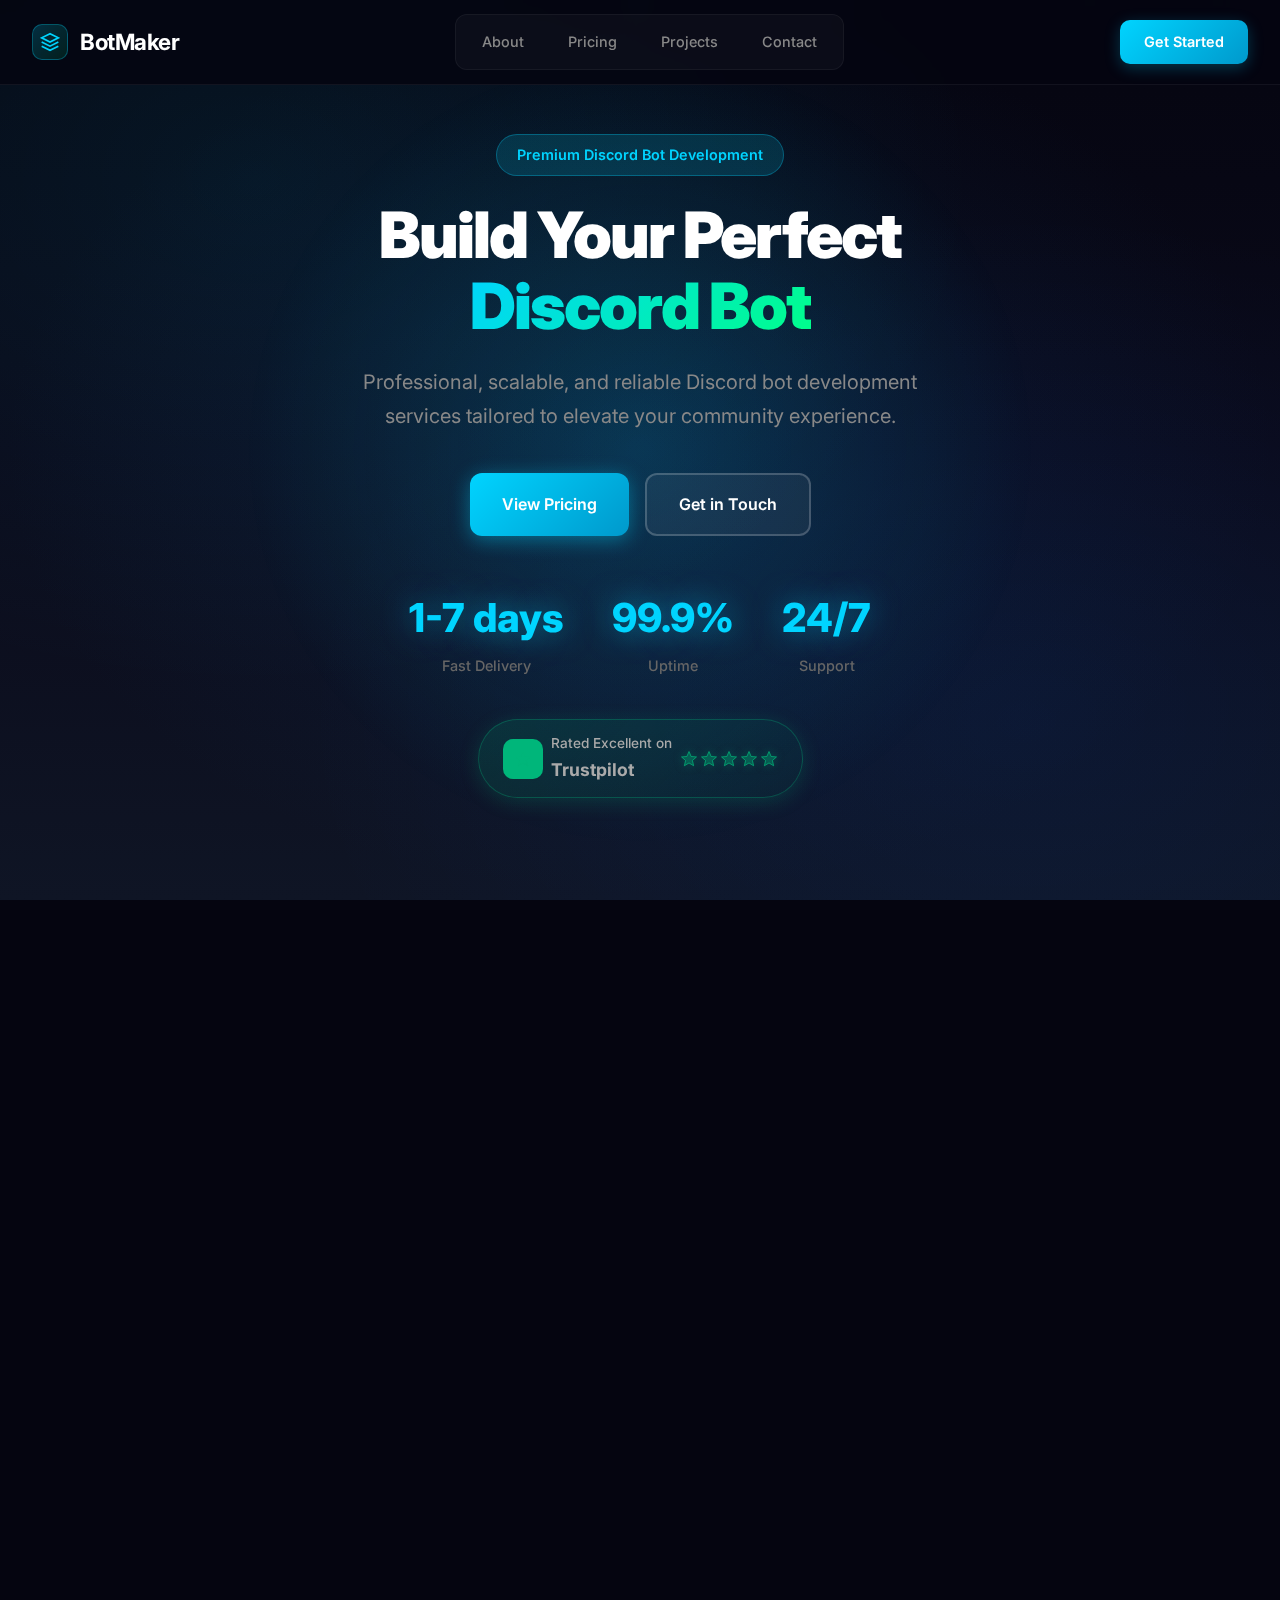
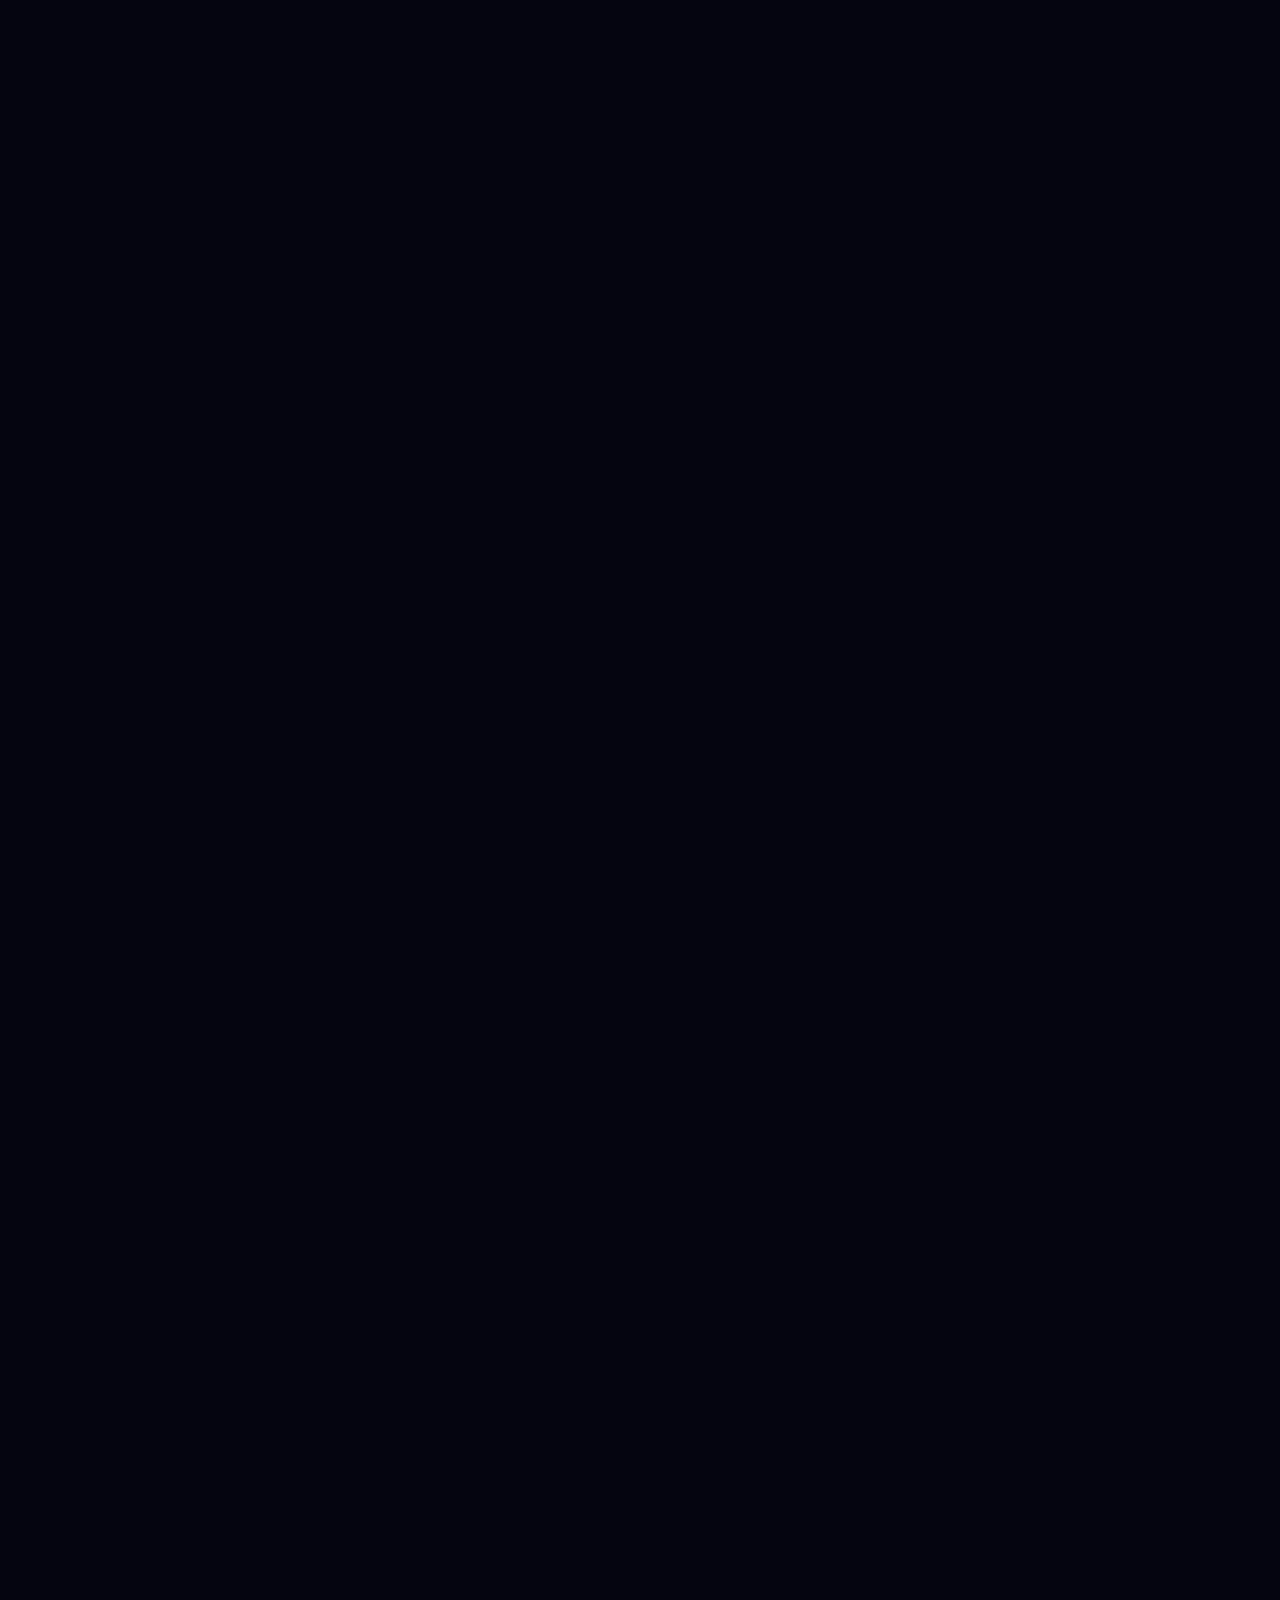
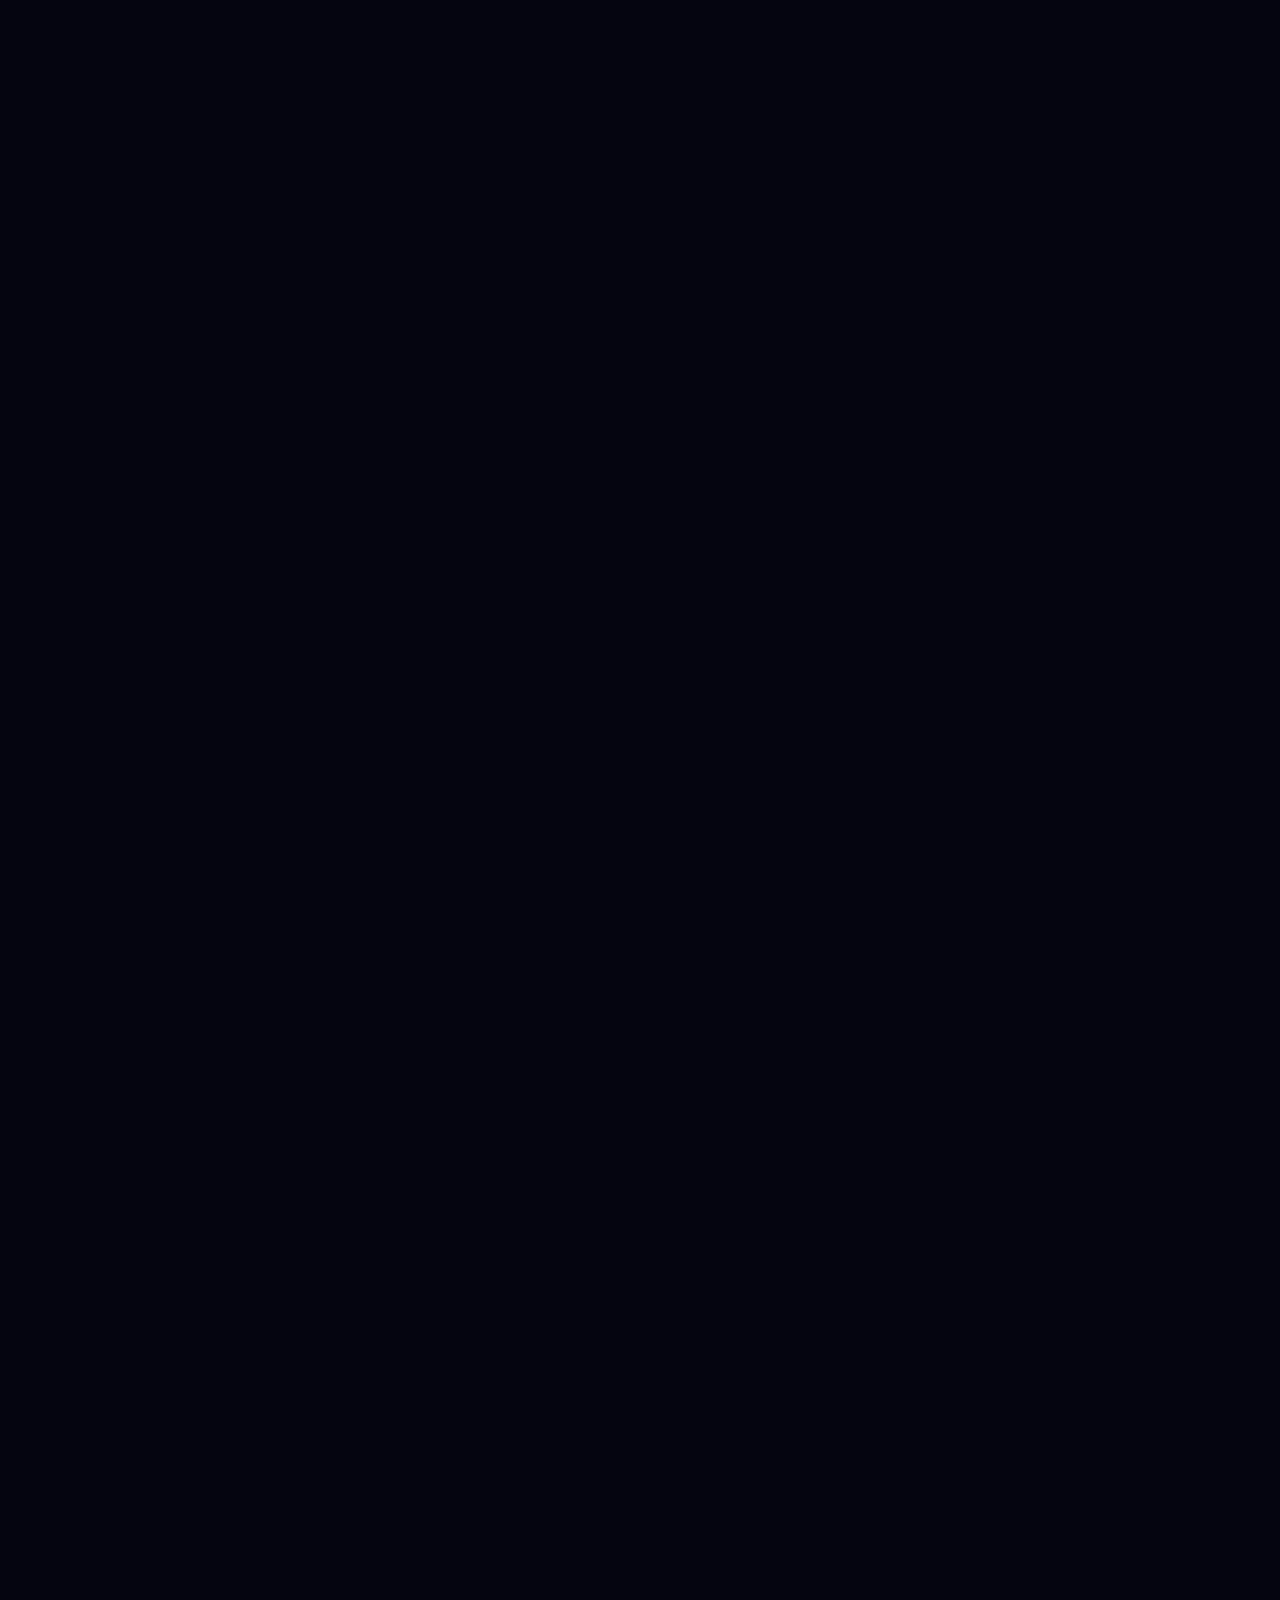
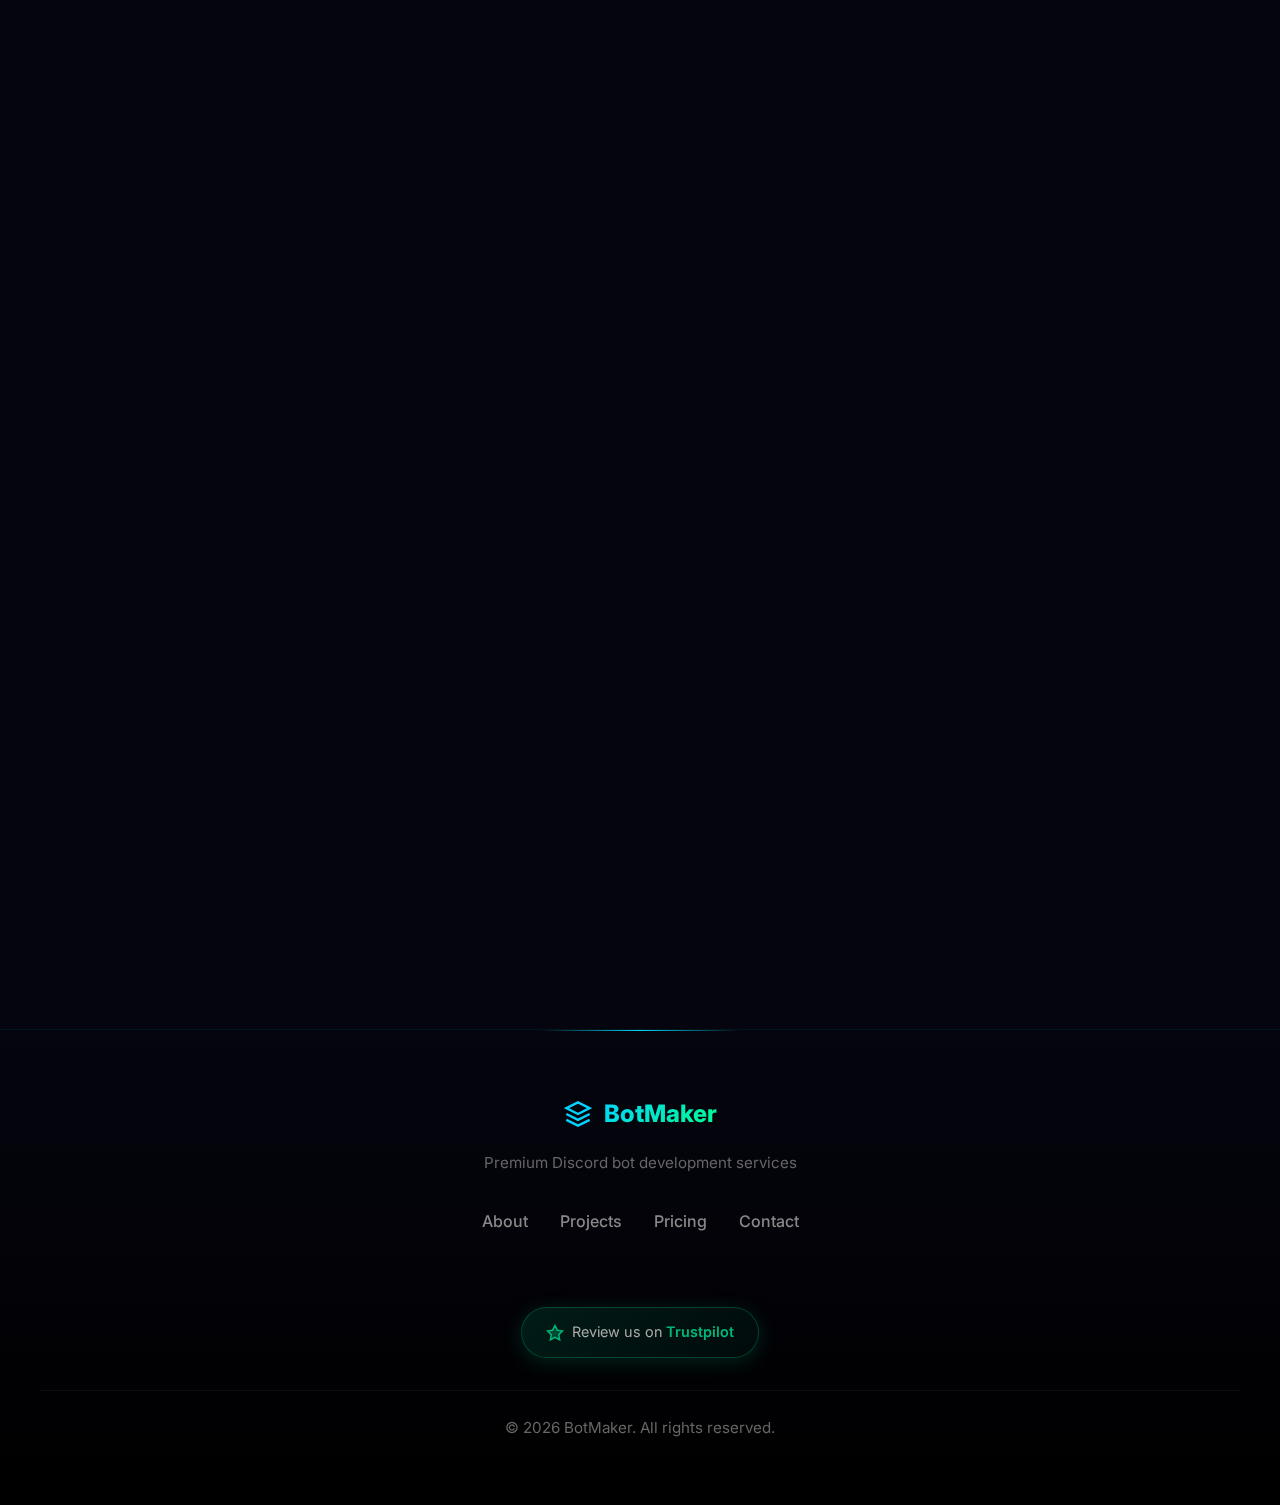
<file: index.html>
<!DOCTYPE html>
<html lang="en">
<head>
    <meta charset="UTF-8">
    <meta name="viewport" content="width=device-width, initial-scale=1.0">
    <meta name="description" content="Professional Discord bot development services. Custom bots for moderation, music, economy, leveling, and more. Affordable pricing starting at €15.">
    <meta name="theme-color" content="#00d4ff">
    
    <!-- Open Graph / Discord Embed -->
    <meta property="og:type" content="website">
    <meta property="og:url" content="https://bot-maker-two.vercel.app/">
    <meta property="og:title" content="BotMaker - Premium Discord Bot Development">
    <meta property="og:description" content=" Custom Discord bots built for your community. Moderation, Music, Economy, Leveling & more. Professional service with affordable pricing!">
    <meta property="og:image" content="https://bot-maker-two.vercel.app/embed-image.png">
    <meta property="og:image:width" content="1200">
    <meta property="og:image:height" content="630">
    
    <!-- Twitter Card -->
    <meta name="twitter:card" content="summary_large_image">
    <meta name="twitter:title" content="BotMaker - Premium Discord Bot Development">
    <meta name="twitter:description" content="Custom Discord bots built for your community. Moderation, Music, Economy, Leveling & more.">
    <meta name="twitter:image" content="https://bot-maker-two.vercel.app/embed-image.png">
    
    <title>Discord Bot Portfolio - Bot Making Business</title>
    <link rel="icon" type="image/svg+xml" href="favicon.svg">
    <link rel="preconnect" href="https://fonts.googleapis.com">
    <link rel="preconnect" href="https://fonts.gstatic.com" crossorigin>
    <link href="https://fonts.googleapis.com/css2?family=Inter:wght@300;400;500;600;700;800;900&display=swap" rel="stylesheet">
    <link rel="stylesheet" href="style.css">
    <meta name="trustpilot-one-time-domain-verification-id" content="1df1dc12-2f93-473d-9287-f86e83a7ef98"/>
</head>
<body>
    <!-- Animated Background Particles -->
    <div class="particles">
        <div class="particle"></div>
        <div class="particle"></div>
        <div class="particle"></div>
        <div class="particle"></div>
        <div class="particle"></div>
        <div class="particle"></div>
        <div class="particle"></div>
        <div class="particle"></div>
    </div>

    <nav>
        <div class="nav-container">
            <div class="logo">
                <div class="logo-icon">
                    <svg viewBox="0 0 24 24" fill="none" stroke="currentColor" stroke-width="2">
                        <path d="M12 2L2 7l10 5 10-5-10-5zM2 17l10 5 10-5M2 12l10 5 10-5"/>
                    </svg>
                </div>
                <h1>BotMaker</h1>
            </div>
            <ul class="nav-links">
                <li><a href="#about">About</a></li>
                <li><a href="#pricing">Pricing</a></li>
                <li><a href="#projects">Projects</a></li>
                <li><a href="#contact">Contact</a></li>
            </ul>
            <a href="#contact" class="nav-cta">Get Started</a>
        </div>
    </nav>
    
    <header>
        <div class="header-content">
            <div class="badge">Premium Discord Bot Development</div>
            <h1>Build Your Perfect<br><span class="gradient-text">Discord Bot</span></h1>
            <p>Professional, scalable, and reliable Discord bot development services tailored to elevate your community experience.</p>
            <div class="header-buttons">
                <a href="#pricing" class="btn btn-primary">View Pricing</a>
                <a href="#contact" class="btn btn-secondary">Get in Touch</a>
            </div>
            <div class="stats">
                <div class="stat">
                    <span class="stat-number">1-7 days</span>
                    <span class="stat-label">Fast Delivery</span>
                </div>
                <div class="stat">
                    <span class="stat-number">99.9%</span>
                    <span class="stat-label">Uptime</span>
                </div>
                <div class="stat">
                    <span class="stat-number">24/7</span>
                    <span class="stat-label">Support</span>
                </div>
            </div>
            
            <!-- Trustpilot Badge -->
            <a href="https://www.trustpilot.com/review/bot-maker-two.vercel.app" target="_blank" rel="noopener" class="trustpilot-badge">
                <div class="trustpilot-icon">
                    <svg viewBox="0 0 24 24" fill="currentColor">
                        <path d="M12 17.27L18.18 21l-1.64-7.03L22 9.24l-7.19-.61L12 2 9.19 8.63 2 9.24l5.46 4.73L5.82 21z"/>
                    </svg>
                </div>
                <div class="trustpilot-content">
                    <span class="trustpilot-text">Rated Excellent on</span>
                    <span class="trustpilot-brand">Trustpilot</span>
                </div>
                <div class="trustpilot-stars">
                    <svg viewBox="0 0 24 24" fill="#00b67a"><path d="M12 17.27L18.18 21l-1.64-7.03L22 9.24l-7.19-.61L12 2 9.19 8.63 2 9.24l5.46 4.73L5.82 21z"/></svg>
                    <svg viewBox="0 0 24 24" fill="#00b67a"><path d="M12 17.27L18.18 21l-1.64-7.03L22 9.24l-7.19-.61L12 2 9.19 8.63 2 9.24l5.46 4.73L5.82 21z"/></svg>
                    <svg viewBox="0 0 24 24" fill="#00b67a"><path d="M12 17.27L18.18 21l-1.64-7.03L22 9.24l-7.19-.61L12 2 9.19 8.63 2 9.24l5.46 4.73L5.82 21z"/></svg>
                    <svg viewBox="0 0 24 24" fill="#00b67a"><path d="M12 17.27L18.18 21l-1.64-7.03L22 9.24l-7.19-.61L12 2 9.19 8.63 2 9.24l5.46 4.73L5.82 21z"/></svg>
                    <svg viewBox="0 0 24 24" fill="#00b67a"><path d="M12 17.27L18.18 21l-1.64-7.03L22 9.24l-7.19-.61L12 2 9.19 8.63 2 9.24l5.46 4.73L5.82 21z"/></svg>
                </div>
            </a>
        </div>
        <div class="header-glow"></div>
    </header>

    <section id="about" class="fade-in">
        <div class="section-header">
            <span class="section-badge">About Us</span>
            <h2>Why Choose BotMaker?</h2>
            <p class="section-subtitle">We specialize in creating custom Discord bots tailored to your server's needs.</p>
        </div>
        <div class="features-grid">
            <div class="feature-card">
                <div class="feature-icon">
                    <svg viewBox="0 0 24 24" fill="none" stroke="currentColor" stroke-width="2">
                        <polygon points="13 2 3 14 12 14 11 22 21 10 12 10 13 2"/>
                    </svg>
                </div>
                <h3>Lightning Fast</h3>
                <p>Optimized code for instant response times and smooth performance.</p>
            </div>
            <div class="feature-card">
                <div class="feature-icon">
                    <svg viewBox="0 0 24 24" fill="none" stroke="currentColor" stroke-width="2">
                        <path d="M12 22s8-4 8-10V5l-8-3-8 3v7c0 6 8 10 8 10z"/>
                    </svg>
                </div>
                <h3>Reliable & Secure</h3>
                <p>24/7 uptime with enterprise-grade security and DDoS protection.</p>
            </div>
            <div class="feature-card">
                <div class="feature-icon">
                    <svg viewBox="0 0 24 24" fill="none" stroke="currentColor" stroke-width="2">
                        <circle cx="12" cy="12" r="10"/>
                        <path d="M12 6v6l4 2"/>
                    </svg>
                </div>
                <h3>Fully Customizable</h3>
                <p>Every bot is tailored to your specific needs and branding.</p>
            </div>
            <div class="feature-card">
                <div class="feature-icon">
                    <svg viewBox="0 0 24 24" fill="none" stroke="currentColor" stroke-width="2">
                        <path d="M14.7 6.3a1 1 0 0 0 0 1.4l1.6 1.6a1 1 0 0 0 1.4 0l3.77-3.77a6 6 0 0 1-7.94 7.94l-6.91 6.91a2.12 2.12 0 0 1-3-3l6.91-6.91a6 6 0 0 1 7.94-7.94l-3.76 3.76z"/>
                    </svg>
                </div>
                <h3>Regular Updates</h3>
                <p>Continuous improvements and new features based on your feedback.</p>
            </div>
        </div>
        <div class="sentinel" data-show="pricing"></div>
    </section>

    <section id="pricing" class="fade-in">
        <div class="section-header">
            <span class="section-badge">Pricing</span>
            <h2>Discord Bot Pricing</h2>
            <p class="section-subtitle">Transparent, interaction-based pricing that scales with your needs.</p>
        </div>
        <div class="pricing-grid">
            <div class="pricing-card">
                <div class="card-header">
                    <h3>Starter Bot</h3>
                    <p class="tier-description">Up to 1,000 interactions / month</p>
                </div>
                <div class="price-container">
                    <p class="price">€15</p>
                    <p class="price-label">one-time setup</p>
                </div>
                <p class="monthly">€5 / month</p>
                <div class="divider"></div>
                <h4>Includes</h4>
                <ul>
                    <li>Custom commands (slash or prefix)</li>
                    <li>Basic moderation / utility features</li>
                    <li>Simple database (JSON / small DB)</li>
                    <li>Basic logging</li>
                    <li>Hosting </li>
                </ul>
                <a href="order.html" class="order-btn">Get Started</a>
            </div>
            <div class="pricing-card popular">
                <div class="popular-badge">Most Popular</div>
                <div class="card-header">
                    <h3>Growth Bot</h3>
                    <p class="tier-description">Up to 10,000 interactions / month</p>
                </div>
                <div class="price-container">
                    <p class="price">€35</p>
                    <p class="price-label">one-time setup</p>
                </div>
                <p class="monthly">€10 / month</p>
                <div class="divider"></div>
                <h4>Includes</h4>
                <ul>
                    <li>Everything in Starter</li>
                    <li>Advanced moderation</li>
                    <li>Reaction roles</li>
                    <li>Welcome / goodbye system</li>
                    <li>Small dashboard or config commands</li>
                    <li>Hosting </li>
                </ul>
                <a href="order.html" class="order-btn">Get Started</a>
            </div>
            <div class="pricing-card">
                <div class="card-header">
                    <h3>Pro Bot</h3>
                    <p class="tier-description">Up to 50,000 interactions / month</p>
                </div>
                <div class="price-container">
                    <p class="price">€80</p>
                    <p class="price-label">one-time setup</p>
                </div>
                <p class="monthly">€20 / month</p>
                <div class="divider"></div>
                <h4>Includes</h4>
                <ul>
                    <li>Everything in Growth</li>
                    <li>Ticket system</li>
                    <li>Economy / leveling system</li>
                    <li>API integrations</li>
                    <li>Optimized for performance</li>
                    <li>Hosting </li>
                </ul>
                <a href="order.html" class="order-btn">Get Started</a>
            </div>
            <div class="pricing-card">
                <div class="card-header">
                    <h3>Enterprise Bot</h3>
                    <p class="tier-description">100,000+ interactions / month</p>
                </div>
                <div class="price-container">
                    <p class="price">€400+</p>
                    <p class="price-label">custom pricing</p>
                </div>
                <p class="monthly">€40–€80 / month</p>
                <div class="divider"></div>
                <h4>Includes</h4>
                <ul>
                    <li>Fully custom features</li>
                    <li>High-performance database</li>
                    <li>Load-balanced hosting</li>
                    <li>Priority support</li>
                    <li>Hosting (required)</li>
                </ul>
                <a href="order.html" class="order-btn">Contact Us</a>
            </div>
        </div>
        <div class="sentinel" data-show="projects"></div>
    </section>

    <section id="projects" class="fade-in">
        <div class="section-header">
            <span class="section-badge">Portfolio</span>
            <h2>Our Projects</h2>
            <p class="section-subtitle">Check out some of the bots we've built for our clients.</p>
        </div>
        <div class="projects-grid">
            <!-- Project 1 - Aylina Bot -->
            <div class="project-card">
                <div class="project-content">
                    <h3>♡ Aylina Bot</h3>
                    <p class="bot-description">A versatile Discord bot built with Discord.js</p>
                    <div class="bot-features">
                        <span>Moderation</span>
                        <span>Giveaways</span>
                        <span>Tickets</span>
                        <span>Auto-responses</span>
                        <span>Welcome Logs</span>
                        <span>Utility</span>
                    </div>
                    <p class="bot-credit">by BotMaker</p>
                    <a href="https://discord.gg/eugZdMVc" target="_blank" class="server-link">
                        <svg viewBox="0 0 24 24" fill="none" stroke="currentColor" stroke-width="2">
                            <path d="M10 13a5 5 0 0 0 7.54.54l3-3a5 5 0 0 0-7.07-7.07l-1.72 1.71"/>
                            <path d="M14 11a5 5 0 0 0-7.54-.54l-3 3a5 5 0 0 0 7.07 7.07l1.71-1.71"/>
                        </svg>
                        Join Server
                    </a>
                </div>
            </div>

            <!-- More Coming Soon -->
            <div class="project-card coming-soon">
                <div class="project-content">
                    <div class="coming-soon-icon">
                        <svg viewBox="0 0 24 24" fill="none" stroke="currentColor" stroke-width="2">
                            <circle cx="12" cy="12" r="10"/>
                            <polyline points="12 6 12 12 16 14"/>
                        </svg>
                    </div>
                    <h3>More Coming Soon</h3>
                    <p>New projects in the works!</p>
                </div>
            </div>
        </div>
    </section>

    <section id="info-cards" class="fade-in">
        <div class="info-grid">
            <div class="info-card" id="overages">
                <div class="info-icon">
                    <svg viewBox="0 0 24 24" fill="none" stroke="currentColor" stroke-width="2">
                        <circle cx="12" cy="12" r="3"/>
                        <path d="M19.4 15a1.65 1.65 0 0 0 .33 1.82l.06.06a2 2 0 0 1 0 2.83 2 2 0 0 1-2.83 0l-.06-.06a1.65 1.65 0 0 0-1.82-.33 1.65 1.65 0 0 0-1 1.51V21a2 2 0 0 1-2 2 2 2 0 0 1-2-2v-.09A1.65 1.65 0 0 0 9 19.4a1.65 1.65 0 0 0-1.82.33l-.06.06a2 2 0 0 1-2.83 0 2 2 0 0 1 0-2.83l.06-.06a1.65 1.65 0 0 0 .33-1.82 1.65 1.65 0 0 0-1.51-1H3a2 2 0 0 1-2-2 2 2 0 0 1 2-2h.09A1.65 1.65 0 0 0 4.6 9a1.65 1.65 0 0 0-.33-1.82l-.06-.06a2 2 0 0 1 0-2.83 2 2 0 0 1 2.83 0l.06.06a1.65 1.65 0 0 0 1.82.33H9a1.65 1.65 0 0 0 1-1.51V3a2 2 0 0 1 2-2 2 2 0 0 1 2 2v.09a1.65 1.65 0 0 0 1 1.51 1.65 1.65 0 0 0 1.82-.33l.06-.06a2 2 0 0 1 2.83 0 2 2 0 0 1 0 2.83l-.06.06a1.65 1.65 0 0 0-.33 1.82V9a1.65 1.65 0 0 0 1.51 1H21a2 2 0 0 1 2 2 2 2 0 0 1-2 2h-.09a1.65 1.65 0 0 0-1.51 1z"/>
                    </svg>
                </div>
                <h2>Interaction Overages</h2>
                <p>If limits are exceeded:</p>
                <ul>
                    <li><span class="highlight">+1,000</span> interactions: <span class="price-tag">€2</span></li>
                    <li><span class="highlight">+10,000</span> interactions: <span class="price-tag">€15</span></li>
                    <li><span class="highlight">Auto-upgrade</span> available</li>
                </ul>
            </div>
            <div class="info-card" id="hosting">
                <div class="info-icon">
                    <svg viewBox="0 0 24 24" fill="none" stroke="currentColor" stroke-width="2">
                        <rect x="2" y="3" width="20" height="14" rx="2" ry="2"/>
                        <line x1="8" y1="21" x2="16" y2="21"/>
                        <line x1="12" y1="17" x2="12" y2="21"/>
                    </svg>
                </div>
                <h2>Hosting Details</h2>
                <ul>
                    <li><span class="check">✓</span> 24/7 uptime</li>
                    <li><span class="check">✓</span> Automatic restarts</li>
                    <li><span class="check">✓</span> DDoS-protected VPS</li>
                    <li><span class="check">✓</span> Daily backups</li>
                    <li><span class="check">✓</span> Free bot updates while hosted</li>
                </ul>
            </div>
            <div class="info-card" id="addons">
                <div class="info-icon">
                    <svg viewBox="0 0 24 24" fill="none" stroke="currentColor" stroke-width="2">
                        <rect x="3" y="3" width="18" height="18" rx="2" ry="2"/>
                        <line x1="12" y1="8" x2="12" y2="16"/>
                        <line x1="8" y1="12" x2="16" y2="12"/>
                    </svg>
                </div>
                <h2>Optional Add-Ons</h2>
                <ul>
                    <li>Extra feature: <span class="price-tag">€10–€30</span></li>
                    <li>Database migration: <span class="price-tag">€20</span></li>
                    <li>Web dashboard: <span class="price-tag">€40+</span></li>
                    <li>Premium support: <span class="price-tag">€10/mo</span></li>
                </ul>
            </div>
        </div>
        <div class="sentinel" data-show="contact"></div>
    </section>

    <section id="contact" class="fade-in">
        <div class="contact-container">
            <div class="contact-info">
                <span class="section-badge">Contact</span>
                <h2>Let's Build Something Amazing</h2>
                <p>Ready to get your custom bot? Fill out the form and we'll get back to you within 24 hours.</p>
                <div class="contact-features">
                    <div class="contact-feature">
                        <svg viewBox="0 0 24 24" fill="none" stroke="currentColor" stroke-width="2">
                            <path d="M21 15a2 2 0 0 1-2 2H7l-4 4V5a2 2 0 0 1 2-2h14a2 2 0 0 1 2 2z"/>
                        </svg>
                        <span>Quick Response Time</span>
                    </div>
                    <div class="contact-feature">
                        <svg viewBox="0 0 24 24" fill="none" stroke="currentColor" stroke-width="2">
                            <circle cx="12" cy="12" r="10"/>
                            <circle cx="12" cy="12" r="6"/>
                            <circle cx="12" cy="12" r="2"/>
                        </svg>
                        <span>Tailored Solutions</span>
                    </div>
                    <div class="contact-feature">
                        <svg viewBox="0 0 24 24" fill="none" stroke="currentColor" stroke-width="2">
                            <path d="M12 1v22M17 5H9.5a3.5 3.5 0 0 0 0 7h5a3.5 3.5 0 0 1 0 7H6"/>
                        </svg>
                        <span>Free Consultation</span>
                    </div>
                </div>
            </div>
            <form id="contact-form">
                <!-- Honeypot field - hidden from humans, bots will fill it -->
                <div class="form-group hp-field" aria-hidden="true">
                    <label for="website">Website</label>
                    <input type="text" id="website" name="website" tabindex="-1" autocomplete="off">
                </div>
                <div class="form-group">
                    <label for="name">Name</label>
                    <input type="text" id="name" name="name" placeholder="Your name" required>
                </div>
                <div class="form-group">
                    <label for="email">Email</label>
                    <input type="email" id="email" name="email" placeholder="your@email.com" required>
                </div>
                <div class="form-group">
                    <label for="message">Message</label>
                    <textarea id="message" name="message" placeholder="Tell us about your project..." required></textarea>
                </div>
                <button type="submit" class="btn btn-primary btn-full">
                    <span>Send Message</span>
                    <svg width="20" height="20" viewBox="0 0 24 24" fill="none" stroke="currentColor" stroke-width="2">
                        <path d="M22 2L11 13M22 2l-7 20-4-9-9-4 20-7z"/>
                    </svg>
                </button>
            </form>
        </div>
    </section>

    <footer>
        <div class="footer-content">
            <div class="footer-logo">
                <svg viewBox="0 0 24 24" fill="none" stroke="currentColor" stroke-width="2" class="footer-icon">
                    <path d="M12 2L2 7l10 5 10-5-10-5zM2 17l10 5 10-5M2 12l10 5 10-5"/>
                </svg>
                <span>BotMaker</span>
            </div>
            <p>Premium Discord bot development services</p>
            <div class="footer-links">
                <a href="#about">About</a>
                <a href="#projects">Projects</a>
                <a href="#pricing">Pricing</a>
                <a href="#contact">Contact</a>
            </div>
            <a href="https://www.trustpilot.com/review/bot-maker-two.vercel.app" target="_blank" rel="noopener noreferrer" class="trustpilot-badge">
                <svg viewBox="0 0 24 24" fill="none" stroke="currentColor" stroke-width="2">
                    <polygon points="12 2 15.09 8.26 22 9.27 17 14.14 18.18 21.02 12 17.77 5.82 21.02 7 14.14 2 9.27 8.91 8.26 12 2"/>
                </svg>
                <span>Review us on <strong>Trustpilot</strong></span>
            </a>
            <p class="copyright">© 2026 BotMaker. All rights reserved.</p>
        </div>
    </footer>

    <script src="script.js"></script>
</body>
</html>
</file>
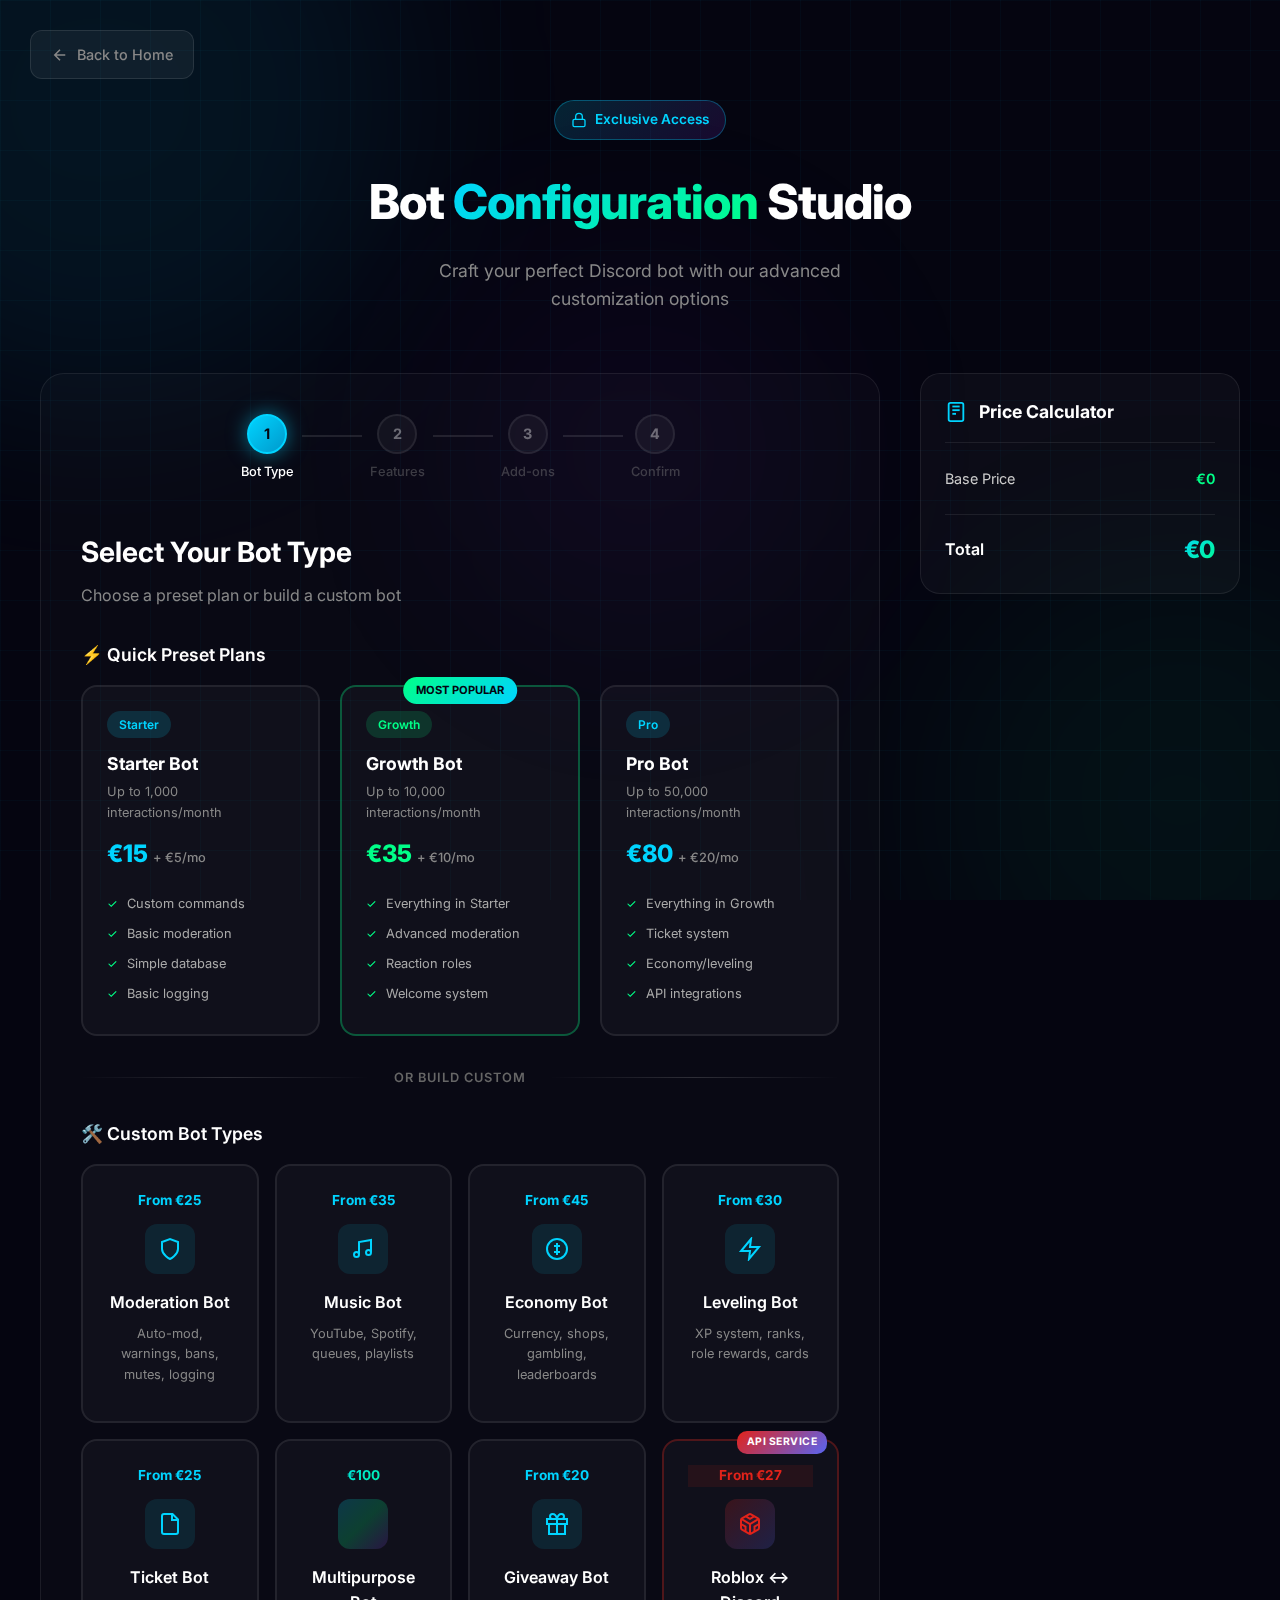
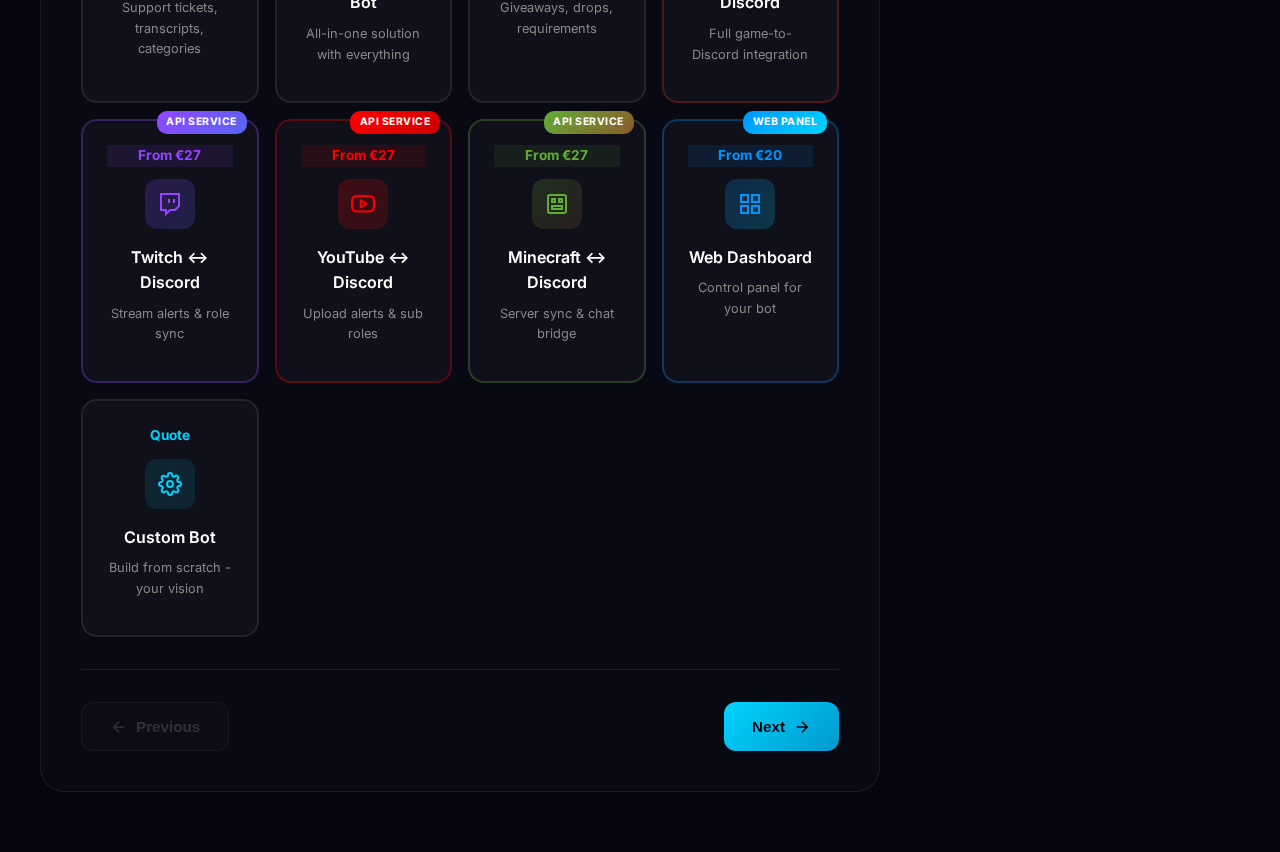
<file: order.html>
<!DOCTYPE html>
<html lang="en">
<head>
    <meta charset="UTF-8">
    <meta name="viewport" content="width=device-width, initial-scale=1.0">
    <meta name="description" content="Configure and order your custom Discord bot. Choose features, add-ons, and get started with your perfect bot today.">
    <meta name="theme-color" content="#00d4ff">
    
    <!-- Open Graph / Discord Embed -->
    <meta property="og:type" content="website">
    <meta property="og:url" content="https://bot-maker-two.vercel.app/order.html">
    <meta property="og:title" content="Order Your Bot - BotMaker">
    <meta property="og:description" content="🛒 Configure your perfect Discord bot. Choose from preset plans or build a custom bot with the features you need!">
    <meta property="og:image" content="https://bot-maker-two.vercel.app/embed-image.png">
    <meta property="og:image:width" content="1200">
    <meta property="og:image:height" content="630">
    
    <!-- Twitter Card -->
    <meta name="twitter:card" content="summary_large_image">
    <meta name="twitter:title" content="Order Your Bot - BotMaker">
    <meta name="twitter:description" content="Configure your perfect Discord bot with the features you need!">
    <meta name="twitter:image" content="https://bot-maker-two.vercel.app/embed-image.png">
    
    <title>Configure Your Bot - BotMaker</title>
    <link rel="icon" type="image/svg+xml" href="favicon.svg">
    <link rel="preconnect" href="https://fonts.googleapis.com">
    <link rel="preconnect" href="https://fonts.gstatic.com" crossorigin>
    <link href="https://fonts.googleapis.com/css2?family=Inter:wght@300;400;500;600;700;800;900&display=swap" rel="stylesheet">
    <link rel="stylesheet" href="order.css">
</head>
<body>
    <!-- Animated Background -->
    <div class="bg-effects">
        <div class="glow glow-1"></div>
        <div class="glow glow-2"></div>
        <div class="glow glow-3"></div>
        <div class="grid-overlay"></div>
    </div>

    <!-- Back Button -->
    <a href="index.html" class="back-btn">
        <svg viewBox="0 0 24 24" fill="none" stroke="currentColor" stroke-width="2">
            <path d="M19 12H5M12 19l-7-7 7-7"/>
        </svg>
        Back to Home
    </a>

    <main class="order-page">
        <div class="order-header">
            <div class="secret-badge">
                <svg viewBox="0 0 24 24" fill="none" stroke="currentColor" stroke-width="2">
                    <rect x="3" y="11" width="18" height="11" rx="2" ry="2"/>
                    <path d="M7 11V7a5 5 0 0 1 10 0v4"/>
                </svg>
                Exclusive Access
            </div>
            <h1>Bot <span class="gradient-text">Configuration</span> Studio</h1>
            <p>Craft your perfect Discord bot with our advanced customization options</p>
        </div>

        <div class="order-container">
            <!-- Step Indicator -->
            <div class="steps-indicator">
                <div class="step active" data-step="1">
                    <div class="step-number">1</div>
                    <span>Bot Type</span>
                </div>
                <div class="step-line"></div>
                <div class="step" data-step="2">
                    <div class="step-number">2</div>
                    <span>Features</span>
                </div>
                <div class="step-line"></div>
                <div class="step" data-step="3">
                    <div class="step-number">3</div>
                    <span>Add-ons</span>
                </div>
                <div class="step-line"></div>
                <div class="step" data-step="4">
                    <div class="step-number">4</div>
                    <span>Confirm</span>
                </div>
            </div>

            <!-- Step 1: Bot Type -->
            <div class="step-content active" id="step1">
                <h2>Select Your Bot Type</h2>
                <p class="step-desc">Choose a preset plan or build a custom bot</p>
                
                <!-- Preset Plans -->
                <h3 class="section-title">⚡ Quick Preset Plans</h3>
                <div class="preset-plans-grid">
                    <div class="preset-plan-card" data-type="starter-plan" data-price="15">
                        <div class="plan-badge">Starter</div>
                        <h3>Starter Bot</h3>
                        <p class="plan-interactions">Up to 1,000 interactions/month</p>
                        <div class="plan-price">€15 <span>+ €5/mo</span></div>
                        <ul class="plan-features">
                            <li>Custom commands</li>
                            <li>Basic moderation</li>
                            <li>Simple database</li>
                            <li>Basic logging</li>
                        </ul>
                    </div>
                    
                    <div class="preset-plan-card popular" data-type="growth-plan" data-price="35">
                        <div class="popular-tag">Most Popular</div>
                        <div class="plan-badge">Growth</div>
                        <h3>Growth Bot</h3>
                        <p class="plan-interactions">Up to 10,000 interactions/month</p>
                        <div class="plan-price">€35 <span>+ €10/mo</span></div>
                        <ul class="plan-features">
                            <li>Everything in Starter</li>
                            <li>Advanced moderation</li>
                            <li>Reaction roles</li>
                            <li>Welcome system</li>
                        </ul>
                    </div>
                    
                    <div class="preset-plan-card" data-type="pro-plan" data-price="80">
                        <div class="plan-badge">Pro</div>
                        <h3>Pro Bot</h3>
                        <p class="plan-interactions">Up to 50,000 interactions/month</p>
                        <div class="plan-price">€80 <span>+ €20/mo</span></div>
                        <ul class="plan-features">
                            <li>Everything in Growth</li>
                            <li>Ticket system</li>
                            <li>Economy/leveling</li>
                            <li>API integrations</li>
                        </ul>
                    </div>
                </div>
                
                <!-- Divider -->
                <div class="or-divider">
                    <span>OR BUILD CUSTOM</span>
                </div>
                
                <!-- Custom Bot Types -->
                <h3 class="section-title">🛠️ Custom Bot Types</h3>
                <div class="bot-types-grid">
                    <div class="bot-type-card" data-type="moderation">
                        <div class="type-icon">
                            <svg viewBox="0 0 24 24" fill="none" stroke="currentColor" stroke-width="2">
                                <path d="M12 22s8-4 8-10V5l-8-3-8 3v7c0 6 8 10 8 10z"/>
                            </svg>
                        </div>
                        <h3>Moderation Bot</h3>
                        <p>Auto-mod, warnings, bans, mutes, logging</p>
                        <span class="type-price">From €25</span>
                    </div>
                    
                    <div class="bot-type-card" data-type="music">
                        <div class="type-icon">
                            <svg viewBox="0 0 24 24" fill="none" stroke="currentColor" stroke-width="2">
                                <circle cx="5.5" cy="17.5" r="2.5"/>
                                <circle cx="17.5" cy="15.5" r="2.5"/>
                                <path d="M8 17V5l12-2v12"/>
                            </svg>
                        </div>
                        <h3>Music Bot</h3>
                        <p>YouTube, Spotify, queues, playlists</p>
                        <span class="type-price">From €35</span>
                    </div>
                    
                    <div class="bot-type-card" data-type="economy">
                        <div class="type-icon">
                            <svg viewBox="0 0 24 24" fill="none" stroke="currentColor" stroke-width="2">
                                <circle cx="12" cy="12" r="10"/>
                                <path d="M12 6v12M9 9h6M9 15h6"/>
                            </svg>
                        </div>
                        <h3>Economy Bot</h3>
                        <p>Currency, shops, gambling, leaderboards</p>
                        <span class="type-price">From €45</span>
                    </div>
                    
                    <div class="bot-type-card" data-type="leveling">
                        <div class="type-icon">
                            <svg viewBox="0 0 24 24" fill="none" stroke="currentColor" stroke-width="2">
                                <path d="M13 2L3 14h9l-1 8 10-12h-9l1-8z"/>
                            </svg>
                        </div>
                        <h3>Leveling Bot</h3>
                        <p>XP system, ranks, role rewards, cards</p>
                        <span class="type-price">From €30</span>
                    </div>
                    
                    <div class="bot-type-card" data-type="ticket">
                        <div class="type-icon">
                            <svg viewBox="0 0 24 24" fill="none" stroke="currentColor" stroke-width="2">
                                <path d="M14.5 2H6a2 2 0 0 0-2 2v16a2 2 0 0 0 2 2h12a2 2 0 0 0 2-2V7.5L14.5 2z"/>
                                <polyline points="14 2 14 8 20 8"/>
                            </svg>
                        </div>
                        <h3>Ticket Bot</h3>
                        <p>Support tickets, transcripts, categories</p>
                        <span class="type-price">From €25</span>
                    </div>
                    
                    <div class="bot-type-card" data-type="multipurpose">
                        <div class="type-icon rainbow-icon">
                            <svg viewBox="0 0 24 24" fill="none" stroke="currentColor" stroke-width="2">
                                <polygon points="12 2 15.09 8.26 22 9.27 17 14.14 18.18 21.02 12 17.77 5.82 21.02 7 14.14 2 9.27 8.91 8.26 12 2"/>
                            </svg>
                        </div>
                        <h3>Multipurpose Bot</h3>
                        <p>All-in-one solution with everything</p>
                        <span class="type-price popular">€100</span>
                    </div>
                    
                    <div class="bot-type-card" data-type="giveaway">
                        <div class="type-icon">
                            <svg viewBox="0 0 24 24" fill="none" stroke="currentColor" stroke-width="2">
                                <path d="M20 12v10H4V12M2 7h20v5H2zM12 22V7M12 7H7.5a2.5 2.5 0 0 1 0-5C11 2 12 7 12 7zM12 7h4.5a2.5 2.5 0 0 0 0-5C13 2 12 7 12 7z"/>
                            </svg>
                        </div>
                        <h3>Giveaway Bot</h3>
                        <p>Giveaways, drops, requirements</p>
                        <span class="type-price">From €20</span>
                    </div>
                    
                    <div class="bot-type-card roblox-integration" data-type="roblox-discord">
                        <div class="type-icon roblox-icon">
                            <svg viewBox="0 0 24 24" fill="none" stroke="currentColor" stroke-width="2">
                                <path d="M21 16V8a2 2 0 0 0-1-1.73l-7-4a2 2 0 0 0-2 0l-7 4A2 2 0 0 0 3 8v8a2 2 0 0 0 1 1.73l7 4a2 2 0 0 0 2 0l7-4A2 2 0 0 0 21 16z"/>
                                <polyline points="7.5 4.21 12 6.81 16.5 4.21"/>
                                <polyline points="7.5 19.79 7.5 14.6 3 12"/>
                                <polyline points="21 12 16.5 14.6 16.5 19.79"/>
                                <polyline points="3.27 6.96 12 12.01 20.73 6.96"/>
                                <line x1="12" y1="22.08" x2="12" y2="12"/>
                            </svg>
                        </div>
                        <div class="integration-badge">API Service</div>
                        <h3>Roblox ↔ Discord</h3>
                        <p>Full game-to-Discord integration</p>
                        <span class="type-price roblox-price">From €27</span>
                    </div>
                    
                    <div class="bot-type-card twitch-integration" data-type="twitch-discord">
                        <div class="type-icon twitch-icon">
                            <svg viewBox="0 0 24 24" fill="none" stroke="currentColor" stroke-width="2">
                                <path d="M21 2H3v16h5v4l4-4h5l4-4V2zM11 11V7M16 11V7"/>
                            </svg>
                        </div>
                        <div class="integration-badge twitch-badge">API Service</div>
                        <h3>Twitch ↔ Discord</h3>
                        <p>Stream alerts & role sync</p>
                        <span class="type-price twitch-price">From €27</span>
                    </div>
                    
                    <div class="bot-type-card youtube-integration" data-type="youtube-discord">
                        <div class="type-icon youtube-icon">
                            <svg viewBox="0 0 24 24" fill="none" stroke="currentColor" stroke-width="2">
                                <path d="M22.54 6.42a2.78 2.78 0 0 0-1.94-2C18.88 4 12 4 12 4s-6.88 0-8.6.46a2.78 2.78 0 0 0-1.94 2A29 29 0 0 0 1 11.75a29 29 0 0 0 .46 5.33A2.78 2.78 0 0 0 3.4 19c1.72.46 8.6.46 8.6.46s6.88 0 8.6-.46a2.78 2.78 0 0 0 1.94-2 29 29 0 0 0 .46-5.25 29 29 0 0 0-.46-5.33z"/>
                                <polygon points="9.75 15.02 15.5 11.75 9.75 8.48 9.75 15.02"/>
                            </svg>
                        </div>
                        <div class="integration-badge youtube-badge">API Service</div>
                        <h3>YouTube ↔ Discord</h3>
                        <p>Upload alerts & sub roles</p>
                        <span class="type-price youtube-price">From €27</span>
                    </div>
                    
                    <div class="bot-type-card minecraft-integration" data-type="minecraft-discord">
                        <div class="type-icon minecraft-icon">
                            <svg viewBox="0 0 24 24" fill="none" stroke="currentColor" stroke-width="2">
                                <rect x="3" y="3" width="18" height="18" rx="2"/>
                                <rect x="7" y="7" width="3" height="3"/>
                                <rect x="14" y="7" width="3" height="3"/>
                                <rect x="7" y="14" width="10" height="3"/>
                            </svg>
                        </div>
                        <div class="integration-badge minecraft-badge">API Service</div>
                        <h3>Minecraft ↔ Discord</h3>
                        <p>Server sync & chat bridge</p>
                        <span class="type-price minecraft-price">From €27</span>
                    </div>
                    
                    <div class="bot-type-card dashboard-integration" data-type="web-dashboard">
                        <div class="type-icon dashboard-icon">
                            <svg viewBox="0 0 24 24" fill="none" stroke="currentColor" stroke-width="2">
                                <rect x="3" y="3" width="7" height="7"/>
                                <rect x="14" y="3" width="7" height="7"/>
                                <rect x="14" y="14" width="7" height="7"/>
                                <rect x="3" y="14" width="7" height="7"/>
                            </svg>
                        </div>
                        <div class="integration-badge dashboard-badge">Web Panel</div>
                        <h3>Web Dashboard</h3>
                        <p>Control panel for your bot</p>
                        <span class="type-price dashboard-price">From €20</span>
                    </div>
                    
                    <div class="bot-type-card" data-type="custom">
                        <div class="type-icon">
                            <svg viewBox="0 0 24 24" fill="none" stroke="currentColor" stroke-width="2">
                                <circle cx="12" cy="12" r="3"/>
                                <path d="M19.4 15a1.65 1.65 0 0 0 .33 1.82l.06.06a2 2 0 0 1 0 2.83 2 2 0 0 1-2.83 0l-.06-.06a1.65 1.65 0 0 0-1.82-.33 1.65 1.65 0 0 0-1 1.51V21a2 2 0 0 1-2 2 2 2 0 0 1-2-2v-.09A1.65 1.65 0 0 0 9 19.4a1.65 1.65 0 0 0-1.82.33l-.06.06a2 2 0 0 1-2.83 0 2 2 0 0 1 0-2.83l.06-.06a1.65 1.65 0 0 0 .33-1.82 1.65 1.65 0 0 0-1.51-1H3a2 2 0 0 1-2-2 2 2 0 0 1 2-2h.09A1.65 1.65 0 0 0 4.6 9a1.65 1.65 0 0 0-.33-1.82l-.06-.06a2 2 0 0 1 0-2.83 2 2 0 0 1 2.83 0l.06.06a1.65 1.65 0 0 0 1.82.33H9a1.65 1.65 0 0 0 1-1.51V3a2 2 0 0 1 2-2 2 2 0 0 1 2 2v.09a1.65 1.65 0 0 0 1 1.51 1.65 1.65 0 0 0 1.82-.33l.06-.06a2 2 0 0 1 2.83 0 2 2 0 0 1 0 2.83l-.06.06a1.65 1.65 0 0 0-.33 1.82V9a1.65 1.65 0 0 0 1.51 1H21a2 2 0 0 1 2 2 2 2 0 0 1-2 2h-.09a1.65 1.65 0 0 0-1.51 1z"/>
                            </svg>
                        </div>
                        <h3>Custom Bot</h3>
                        <p>Build from scratch - your vision</p>
                        <span class="type-price">Quote</span>
                    </div>
                </div>
            </div>

            <!-- Step 2: Features -->
            <div class="step-content" id="step2">
                <h2>Select Features</h2>
                <p class="step-desc">Choose the features you want included</p>
                
                <div class="features-container">
                    <div class="feature-category">
                        <div class="category-header">
                            <h3>
                                <svg viewBox="0 0 24 24" fill="none" stroke="currentColor" stroke-width="2">
                                    <path d="M12 22s8-4 8-10V5l-8-3-8 3v7c0 6 8 10 8 10z"/>
                                </svg>
                                Moderation
                            </h3>
                            <button type="button" class="select-all-btn">Select All</button>
                        </div>
                        <div class="feature-options">
                            <label class="feature-checkbox">
                                <input type="checkbox" name="feature" value="automod" data-price="10">
                                <span class="checkmark"></span>
                                <span class="feature-name">Auto Moderation</span>
                                <span class="feature-price">+€10</span>
                            </label>
                            <label class="feature-checkbox">
                                <input type="checkbox" name="feature" value="warnings" data-price="8">
                                <span class="checkmark"></span>
                                <span class="feature-name">Warning System</span>
                                <span class="feature-price">+€8</span>
                            </label>
                            <label class="feature-checkbox">
                                <input type="checkbox" name="feature" value="logging" data-price="12">
                                <span class="checkmark"></span>
                                <span class="feature-name">Advanced Logging</span>
                                <span class="feature-price">+€12</span>
                            </label>
                            <label class="feature-checkbox">
                                <input type="checkbox" name="feature" value="antiraid" data-price="15">
                                <span class="checkmark"></span>
                                <span class="feature-name">Anti-Raid Protection</span>
                                <span class="feature-price">+€15</span>
                            </label>
                        </div>
                    </div>
                    
                    <div class="feature-category">
                        <div class="category-header">
                            <h3>
                                <svg viewBox="0 0 24 24" fill="none" stroke="currentColor" stroke-width="2">
                                    <path d="M17 21v-2a4 4 0 0 0-4-4H5a4 4 0 0 0-4 4v2"/>
                                    <circle cx="9" cy="7" r="4"/>
                                    <path d="M23 21v-2a4 4 0 0 0-3-3.87M16 3.13a4 4 0 0 1 0 7.75"/>
                                </svg>
                                Engagement
                            </h3>
                            <button type="button" class="select-all-btn">Select All</button>
                        </div>
                        <div class="feature-options">
                            <label class="feature-checkbox">
                                <input type="checkbox" name="feature" value="welcome" data-price="8">
                                <span class="checkmark"></span>
                                <span class="feature-name">Welcome Messages</span>
                                <span class="feature-price">+€8</span>
                            </label>
                            <label class="feature-checkbox">
                                <input type="checkbox" name="feature" value="levels" data-price="15">
                                <span class="checkmark"></span>
                                <span class="feature-name">Leveling System</span>
                                <span class="feature-price">+€15</span>
                            </label>
                            <label class="feature-checkbox">
                                <input type="checkbox" name="feature" value="reactions" data-price="10">
                                <span class="checkmark"></span>
                                <span class="feature-name">Reaction Roles</span>
                                <span class="feature-price">+€10</span>
                            </label>
                            <label class="feature-checkbox">
                                <input type="checkbox" name="feature" value="giveaways" data-price="12">
                                <span class="checkmark"></span>
                                <span class="feature-name">Giveaway System</span>
                                <span class="feature-price">+€12</span>
                            </label>
                        </div>
                    </div>
                    
                    <div class="feature-category">
                        <div class="category-header">
                            <h3>
                                <svg viewBox="0 0 24 24" fill="none" stroke="currentColor" stroke-width="2">
                                    <circle cx="12" cy="12" r="10"/>
                                    <path d="M12 6v12M9 9h6M9 15h6"/>
                                </svg>
                                Economy
                            </h3>
                            <button type="button" class="select-all-btn">Select All</button>
                        </div>
                        <div class="feature-options">
                            <label class="feature-checkbox">
                                <input type="checkbox" name="feature" value="currency" data-price="20">
                                <span class="checkmark"></span>
                                <span class="feature-name">Currency System</span>
                                <span class="feature-price">+€20</span>
                            </label>
                            <label class="feature-checkbox">
                                <input type="checkbox" name="feature" value="shop" data-price="15">
                                <span class="checkmark"></span>
                                <span class="feature-name">Custom Shop</span>
                                <span class="feature-price">+€15</span>
                            </label>
                            <label class="feature-checkbox">
                                <input type="checkbox" name="feature" value="gambling" data-price="18">
                                <span class="checkmark"></span>
                                <span class="feature-name">Gambling Games</span>
                                <span class="feature-price">+€18</span>
                            </label>
                            <label class="feature-checkbox">
                                <input type="checkbox" name="feature" value="inventory" data-price="12">
                                <span class="checkmark"></span>
                                <span class="feature-name">Inventory System</span>
                                <span class="feature-price">+€12</span>
                            </label>
                        </div>
                    </div>
                    
                    <div class="feature-category">
                        <div class="category-header">
                            <h3>
                                <svg viewBox="0 0 24 24" fill="none" stroke="currentColor" stroke-width="2">
                                    <path d="M14.5 2H6a2 2 0 0 0-2 2v16a2 2 0 0 0 2 2h12a2 2 0 0 0 2-2V7.5L14.5 2z"/>
                                    <polyline points="14 2 14 8 20 8"/>
                                </svg>
                                Tickets & Support
                            </h3>
                            <button type="button" class="select-all-btn">Select All</button>
                        </div>
                        <div class="feature-options">
                            <label class="feature-checkbox">
                                <input type="checkbox" name="feature" value="tickets" data-price="15">
                                <span class="checkmark"></span>
                                <span class="feature-name">Ticket System</span>
                                <span class="feature-price">+€15</span>
                            </label>
                            <label class="feature-checkbox">
                                <input type="checkbox" name="feature" value="transcripts" data-price="8">
                                <span class="checkmark"></span>
                                <span class="feature-name">Ticket Transcripts</span>
                                <span class="feature-price">+€8</span>
                            </label>
                            <label class="feature-checkbox">
                                <input type="checkbox" name="feature" value="feedback" data-price="10">
                                <span class="checkmark"></span>
                                <span class="feature-name">Feedback System</span>
                                <span class="feature-price">+€10</span>
                            </label>
                        </div>
                    </div>
                    
                    <div class="feature-category">
                        <div class="category-header">
                            <h3>
                                <svg viewBox="0 0 24 24" fill="none" stroke="currentColor" stroke-width="2">
                                    <circle cx="5.5" cy="17.5" r="2.5"/>
                                    <circle cx="17.5" cy="15.5" r="2.5"/>
                                    <path d="M8 17V5l12-2v12"/>
                                </svg>
                                Entertainment
                            </h3>
                            <button type="button" class="select-all-btn">Select All</button>
                        </div>
                        <div class="feature-options">
                            <label class="feature-checkbox">
                                <input type="checkbox" name="feature" value="music" data-price="25">
                                <span class="checkmark"></span>
                                <span class="feature-name">Music Player</span>
                                <span class="feature-price">+€25</span>
                            </label>
                            <label class="feature-checkbox">
                                <input type="checkbox" name="feature" value="games" data-price="15">
                                <span class="checkmark"></span>
                                <span class="feature-name">Mini Games</span>
                                <span class="feature-price">+€15</span>
                            </label>
                            <label class="feature-checkbox">
                                <input type="checkbox" name="feature" value="memes" data-price="8">
                                <span class="checkmark"></span>
                                <span class="feature-name">Meme Commands</span>
                                <span class="feature-price">+€8</span>
                            </label>
                        </div>
                    </div>
                    
                    <div class="feature-category">
                        <div class="category-header">
                            <h3>
                                <svg viewBox="0 0 24 24" fill="none" stroke="currentColor" stroke-width="2">
                                    <rect x="3" y="3" width="18" height="18" rx="2" ry="2"/>
                                    <line x1="3" y1="9" x2="21" y2="9"/>
                                    <line x1="9" y1="21" x2="9" y2="9"/>
                                </svg>
                                Utilities
                            </h3>
                            <button type="button" class="select-all-btn">Select All</button>
                        </div>
                        <div class="feature-options">
                            <label class="feature-checkbox">
                                <input type="checkbox" name="feature" value="embeds" data-price="10">
                                <span class="checkmark"></span>
                                <span class="feature-name">Custom Embeds</span>
                                <span class="feature-price">+€10</span>
                            </label>
                            <label class="feature-checkbox">
                                <input type="checkbox" name="feature" value="reminders" data-price="8">
                                <span class="checkmark"></span>
                                <span class="feature-name">Reminders</span>
                                <span class="feature-price">+€8</span>
                            </label>
                            <label class="feature-checkbox">
                                <input type="checkbox" name="feature" value="polls" data-price="8">
                                <span class="checkmark"></span>
                                <span class="feature-name">Poll System</span>
                                <span class="feature-price">+€8</span>
                            </label>
                            <label class="feature-checkbox">
                                <input type="checkbox" name="feature" value="afk" data-price="5">
                                <span class="checkmark"></span>
                                <span class="feature-name">AFK System</span>
                                <span class="feature-price">+€5</span>
                            </label>
                        </div>
                    </div>
                </div>
            </div>

            <!-- Step 3: Add-ons -->
            <div class="step-content" id="step3">
                <h2>Premium Add-ons</h2>
                <p class="step-desc">Enhance your bot with premium features</p>
                
                <div class="addons-grid">
                    <div class="addon-card" data-addon="dashboard" data-price="50">
                        <div class="addon-icon">
                            <svg viewBox="0 0 24 24" fill="none" stroke="currentColor" stroke-width="2">
                                <rect x="3" y="3" width="7" height="7"/>
                                <rect x="14" y="3" width="7" height="7"/>
                                <rect x="14" y="14" width="7" height="7"/>
                                <rect x="3" y="14" width="7" height="7"/>
                            </svg>
                        </div>
                        <div class="addon-info">
                            <h3>Web Dashboard</h3>
                            <p>Control your bot from a beautiful web interface</p>
                        </div>
                        <span class="addon-price">+€50</span>
                        <div class="addon-check"></div>
                    </div>
                    
                    <div class="addon-card api-addon" data-addon="api" data-price="0">
                        <div class="addon-icon api-addon-icon">
                            <svg viewBox="0 0 24 24" fill="none" stroke="currentColor" stroke-width="2">
                                <polyline points="16 18 22 12 16 6"/>
                                <polyline points="8 6 2 12 8 18"/>
                            </svg>
                        </div>
                        <div class="addon-info">
                            <h3>Custom API</h3>
                            <p>REST API for external integrations</p>
                        </div>
                        <span class="addon-price">Select Type →</span>
                        <span class="addon-info-btn">ℹ️</span>
                        <div class="addon-check"></div>
                    </div>
                    
                    <div class="addon-card" data-addon="hosting" data-price="10">
                        <div class="addon-icon">
                            <svg viewBox="0 0 24 24" fill="none" stroke="currentColor" stroke-width="2">
                                <rect x="2" y="2" width="20" height="8" rx="2" ry="2"/>
                                <rect x="2" y="14" width="20" height="8" rx="2" ry="2"/>
                                <line x1="6" y1="6" x2="6.01" y2="6"/>
                                <line x1="6" y1="18" x2="6.01" y2="18"/>
                            </svg>
                        </div>
                        <div class="addon-info">
                            <h3>24/7 Hosting</h3>
                            <p>We host your bot with 99.9% uptime</p>
                        </div>
                        <span class="addon-price">+€10/mo</span>
                        <div class="addon-check"></div>
                    </div>
                    
                    <div class="addon-card" data-addon="priority" data-price="25">
                        <div class="addon-icon">
                            <svg viewBox="0 0 24 24" fill="none" stroke="currentColor" stroke-width="2">
                                <path d="M13 2L3 14h9l-1 8 10-12h-9l1-8z"/>
                            </svg>
                        </div>
                        <div class="addon-info">
                            <h3>Priority Development</h3>
                            <p>Get your bot delivered 2x faster</p>
                        </div>
                        <span class="addon-price">+€25</span>
                        <div class="addon-check"></div>
                    </div>
                    
                    <div class="addon-card" data-addon="source" data-price="40">
                        <div class="addon-icon">
                            <svg viewBox="0 0 24 24" fill="none" stroke="currentColor" stroke-width="2">
                                <path d="M14.5 2H6a2 2 0 0 0-2 2v16a2 2 0 0 0 2 2h12a2 2 0 0 0 2-2V7.5L14.5 2z"/>
                                <polyline points="14 2 14 8 20 8"/>
                                <line x1="16" y1="13" x2="8" y2="13"/>
                                <line x1="16" y1="17" x2="8" y2="17"/>
                            </svg>
                        </div>
                        <div class="addon-info">
                            <h3>Source Code</h3>
                            <p>Full ownership of your bot's code</p>
                        </div>
                        <span class="addon-price">+€40</span>
                        <div class="addon-check"></div>
                    </div>
                    
                    <div class="addon-card" data-addon="support" data-price="15">
                        <div class="addon-icon">
                            <svg viewBox="0 0 24 24" fill="none" stroke="currentColor" stroke-width="2">
                                <path d="M21 11.5a8.38 8.38 0 0 1-.9 3.8 8.5 8.5 0 0 1-7.6 4.7 8.38 8.38 0 0 1-3.8-.9L3 21l1.9-5.7a8.38 8.38 0 0 1-.9-3.8 8.5 8.5 0 0 1 4.7-7.6 8.38 8.38 0 0 1 3.8-.9h.5a8.48 8.48 0 0 1 8 8v.5z"/>
                            </svg>
                        </div>
                        <div class="addon-info">
                            <h3>Extended Support</h3>
                            <p>3 months of priority support</p>
                        </div>
                        <span class="addon-price">+€15</span>
                        <div class="addon-check"></div>
                    </div>
                </div>
                
                <div class="special-requests">
                    <h3>Special Requests</h3>
                    <textarea id="specialRequests" placeholder="Describe any additional features or customizations you'd like..."></textarea>
                </div>
            </div>

            <!-- Step 4: Confirm -->
            <div class="step-content" id="step4">
                <h2>Confirm Your Order</h2>
                <p class="step-desc">Review your configuration and submit</p>
                
                <div class="order-summary">
                    <div class="summary-section">
                        <h3>Bot Type</h3>
                        <p id="summaryBotType">-</p>
                    </div>
                    
                    <div class="summary-section">
                        <h3>Selected Features</h3>
                        <ul id="summaryFeatures">
                            <li>-</li>
                        </ul>
                    </div>
                    
                    <div class="summary-section">
                        <h3>Add-ons</h3>
                        <ul id="summaryAddons">
                            <li>-</li>
                        </ul>
                    </div>
                    
                    <div class="summary-total">
                        <span>Estimated Total:</span>
                        <span id="summaryTotal" class="total-price">€0</span>
                    </div>
                </div>
                
                <div class="confirm-form">
                    <h3>Your Information</h3>
                    
                    <div class="form-row">
                        <div class="form-group">
                            <label for="discordUser">Discord Username *</label>
                            <input type="text" id="discordUser" placeholder="username" required>
                        </div>
                        <div class="form-group">
                            <label for="discordId">Discord User ID *</label>
                            <input type="text" id="discordId" placeholder="123456789012345678" required>
                        </div>
                    </div>
                    
                    <div class="form-group">
                        <label for="serverInvite">Server Invite Link *</label>
                        <input type="text" id="serverInvite" placeholder="https://discord.gg/..." required>
                    </div>
                    
                    <div class="form-group">
                        <label for="memberCount">Server Member Count *</label>
                        <input type="number" id="memberCount" placeholder="e.g. 500" min="1" required>
                    </div>
                    
                    <div class="form-group">
                        <label>Willing to voice call to discuss?</label>
                        <div class="radio-group">
                            <label class="radio-option">
                                <input type="radio" name="vcWilling" value="yes">
                                <span class="radio-mark"></span>
                                Yes
                            </label>
                            <label class="radio-option">
                                <input type="radio" name="vcWilling" value="no" checked>
                                <span class="radio-mark"></span>
                                No
                            </label>
                        </div>
                    </div>
                    
                    <label class="age-confirm">
                        <input type="checkbox" id="ageCheck" required>
                        <span class="check-mark"></span>
                        I confirm I am <strong>17 years or older</strong>
                    </label>
                    
                    <button type="button" id="submitOrder" class="submit-btn">
                        <svg viewBox="0 0 24 24" fill="none" stroke="currentColor" stroke-width="2">
                            <path d="M22 2L11 13M22 2l-7 20-4-9-9-4 20-7z"/>
                        </svg>
                        Submit Order
                    </button>
                </div>
            </div>

            <!-- Navigation Buttons -->
            <div class="step-navigation">
                <button id="prevBtn" class="nav-btn prev" disabled>
                    <svg viewBox="0 0 24 24" fill="none" stroke="currentColor" stroke-width="2">
                        <path d="M19 12H5M12 19l-7-7 7-7"/>
                    </svg>
                    Previous
                </button>
                <button id="nextBtn" class="nav-btn next">
                    Next
                    <svg viewBox="0 0 24 24" fill="none" stroke="currentColor" stroke-width="2">
                        <path d="M5 12h14M12 5l7 7-7 7"/>
                    </svg>
                </button>
            </div>
        </div>

        <!-- Live Price Calculator -->
        <div class="price-calculator">
            <div class="calc-header">
                <svg viewBox="0 0 24 24" fill="none" stroke="currentColor" stroke-width="2">
                    <rect x="4" y="2" width="16" height="20" rx="2"/>
                    <line x1="8" y1="6" x2="16" y2="6"/>
                    <line x1="8" y1="10" x2="16" y2="10"/>
                    <line x1="8" y1="14" x2="12" y2="14"/>
                </svg>
                Price Calculator
            </div>
            <div class="calc-items" id="calcItems">
                <div class="calc-item">
                    <span>Base Price</span>
                    <span id="basePrice">€0</span>
                </div>
            </div>
            <div class="calc-total">
                <span>Total</span>
                <span id="totalPrice">€0</span>
            </div>
        </div>
    </main>

    <!-- Preset Plan Details Modal -->
    <div class="modal-overlay" id="presetModal">
        <div class="modal-content">
            <button class="modal-close" id="modalClose">&times;</button>
            <div class="modal-header">
                <div class="modal-badge" id="modalBadge">Plan</div>
                <h2 id="modalTitle">Plan Name</h2>
                <p class="modal-interactions" id="modalInteractions">Interactions</p>
                <div class="modal-price">
                    <span class="modal-base-price" id="modalBasePrice">€0</span>
                    <span class="modal-monthly" id="modalMonthly">+ €0/mo hosting</span>
                </div>
            </div>
            <div class="modal-body">
                <h3>✨ What's Included:</h3>
                <ul class="modal-features" id="modalFeatures">
                </ul>
                <div class="modal-note">
                    <svg viewBox="0 0 24 24" fill="none" stroke="currentColor" stroke-width="2">
                        <circle cx="12" cy="12" r="10"/>
                        <path d="M12 16v-4M12 8h.01"/>
                    </svg>
                    <p>Preset plans come pre-configured with optimized settings. You'll skip the features page and go directly to add-ons.</p>
                </div>
            </div>
            <div class="modal-actions">
                <button class="modal-btn modal-btn-cancel" id="modalCancel">Cancel</button>
                <button class="modal-btn modal-btn-confirm" id="modalConfirm">Select This Plan</button>
            </div>
        </div>
    </div>

    <!-- Roblox-Discord Integration Modal -->
    <div class="modal-overlay" id="robloxModal">
        <div class="modal-content roblox-modal">
            <button class="modal-close" id="robloxModalClose">&times;</button>
            <div class="modal-header roblox-header">
                <div class="roblox-logos">
                    <span class="roblox-logo">🎮</span>
                    <span class="connection-arrow">↔</span>
                    <span class="discord-logo">💬</span>
                </div>
                <h2>Roblox ↔ Discord Integration</h2>
                <p class="modal-interactions">Full Game-to-Discord Communication Service</p>
            </div>
            <div class="modal-body">
                <div class="roblox-description">
                    <p>We provide <strong>full integration</strong> between your Roblox game and Discord server using a custom Discord bot and secure backend system. This allows real-time sync between in-game actions and Discord features.</p>
                </div>

                <h3>⚙️ What's Included:</h3>
                <ul class="modal-features roblox-features">
                    <li>Roblox → Discord real-time communication</li>
                    <li>Secure API bridge (VPS hosted)</li>
                    <li>Custom Discord bot integration</li>
                    <li>Authentication & protection (no token leaks)</li>
                    <li>Scalable & optimized setup</li>
                </ul>

                <h3>🚀 Features You Can Add:</h3>
                <ul class="modal-features roblox-features">
                    <li>🎮 In-game actions → Discord roles</li>
                    <li>🔐 Roblox account verification system</li>
                    <li>📊 Game stats synced to Discord</li>
                    <li>🔔 Join / win / ban logs</li>
                    <li>🛂 Whitelist & permission systems</li>
                    <li>🧠 Admin controls via Discord commands or dashboard</li>
                </ul>

                <h3>🧩 How It Works:</h3>
                <div class="how-it-works">
                    <div class="work-step">
                        <span class="step-num">1</span>
                        <p>Roblox game sends events (secure HTTP)</p>
                    </div>
                    <div class="work-step">
                        <span class="step-num">2</span>
                        <p>Backend validates & processes data</p>
                    </div>
                    <div class="work-step">
                        <span class="step-num">3</span>
                        <p>Discord bot executes actions (roles, logs, stats)</p>
                    </div>
                </div>

                <h3>💼 Select Your Tier:</h3>
                <div class="pricing-tiers selectable-tiers" id="robloxTiers">
                    <div class="tier selectable" data-tier="standard" data-price="27">
                        <input type="radio" name="roblox-tier" value="standard" id="roblox-standard">
                        <label for="roblox-standard">
                            <span class="tier-name">Standard</span>
                            <span class="tier-price">€27</span>
                            <p>Role sync + logs + verification</p>
                        </label>
                    </div>
                    <div class="tier selectable tier-premium" data-tier="premium" data-price="55">
                        <input type="radio" name="roblox-tier" value="premium" id="roblox-premium">
                        <label for="roblox-premium">
                            <span class="tier-name">Premium</span>
                            <span class="tier-price">€55</span>
                            <p>Full system + dashboard + MongoDB</p>
                        </label>
                    </div>
                </div>

                <h3>🔒 Security Guaranteed:</h3>
                <ul class="modal-features security-features">
                    <li>No Discord tokens in Roblox</li>
                    <li>Encrypted requests</li>
                    <li>Rate-limited API</li>
                    <li>Owner-only access</li>
                </ul>

                <div class="modal-note requirements-note">
                    <svg viewBox="0 0 24 24" fill="none" stroke="currentColor" stroke-width="2">
                        <circle cx="12" cy="12" r="10"/>
                        <path d="M12 16v-4M12 8h.01"/>
                    </svg>
                    <div>
                        <strong>Requirements from You:</strong>
                        <ul>
                            <li>You must own the Roblox game</li>
                            <li>You must own the Discord server</li>
                            <li>Bot hosting (or we can provide it)</li>
                        </ul>
                    </div>
                </div>
            </div>
            <div class="modal-actions">
                <button class="modal-btn modal-btn-cancel" id="robloxModalCancel">Cancel</button>
                <button class="modal-btn modal-btn-confirm roblox-confirm" id="robloxModalConfirm">Select & Configure</button>
            </div>
        </div>
    </div>

    <!-- Twitch-Discord Integration Modal -->
    <div class="modal-overlay" id="twitchModal">
        <div class="modal-content twitch-modal">
            <button class="modal-close" id="twitchModalClose">&times;</button>
            <div class="modal-header twitch-header">
                <div class="roblox-logos">
                    <span class="roblox-logo">📺</span>
                    <span class="connection-arrow">↔</span>
                    <span class="discord-logo">💬</span>
                </div>
                <h2>Twitch ↔ Discord Integration</h2>
                <p class="modal-interactions">Stream Alerts & Community Sync</p>
            </div>
            <div class="modal-body">
                <div class="roblox-description">
                    <p>Connect your <strong>Twitch channel</strong> to your Discord server! Get live notifications, automatic role assignments for subscribers, and keep your community engaged across both platforms.</p>
                </div>

                <h3>⚙️ What's Included:</h3>
                <ul class="modal-features twitch-features">
                    <li>Twitch API integration</li>
                    <li>Real-time stream notifications</li>
                    <li>Custom Discord bot</li>
                    <li>Webhook-based alerts</li>
                    <li>Secure token management</li>
                </ul>

                <h3>🚀 Features You Can Add:</h3>
                <ul class="modal-features twitch-features">
                    <li>📺 Go-live alerts with custom embeds</li>
                    <li>🎭 Auto-roles for Twitch subs</li>
                    <li>📊 Stream stats & viewer tracking</li>
                    <li>💬 Twitch chat ↔ Discord bridge</li>
                    <li>🏆 Sub/follower milestone alerts</li>
                    <li>🎬 Clip notifications</li>
                </ul>

                <h3>💼 Select Your Tier:</h3>
                <div class="pricing-tiers selectable-tiers" id="twitchTiers">
                    <div class="tier selectable" data-tier="standard" data-price="27">
                        <input type="radio" name="twitch-tier" value="standard" id="twitch-standard">
                        <label for="twitch-standard">
                            <span class="tier-name">Standard</span>
                            <span class="tier-price">€27</span>
                            <p>Go-live alerts + sub roles + stats</p>
                        </label>
                    </div>
                    <div class="tier selectable tier-twitch" data-tier="premium" data-price="55">
                        <input type="radio" name="twitch-tier" value="premium" id="twitch-premium">
                        <label for="twitch-premium">
                            <span class="tier-name">Premium</span>
                            <span class="tier-price">€55</span>
                            <p>Full system + chat bridge</p>
                        </label>
                    </div>
                </div>

                <div class="modal-note twitch-note">
                    <svg viewBox="0 0 24 24" fill="none" stroke="currentColor" stroke-width="2">
                        <circle cx="12" cy="12" r="10"/>
                        <path d="M12 16v-4M12 8h.01"/>
                    </svg>
                    <div>
                        <strong>Requirements:</strong>
                        <ul>
                            <li>Twitch Affiliate/Partner account</li>
                            <li>Discord server ownership</li>
                            <li>Bot hosting (or we provide it)</li>
                        </ul>
                    </div>
                </div>
            </div>
            <div class="modal-actions">
                <button class="modal-btn modal-btn-cancel" id="twitchModalCancel">Cancel</button>
                <button class="modal-btn modal-btn-confirm twitch-confirm" id="twitchModalConfirm">Select & Configure</button>
            </div>
        </div>
    </div>

    <!-- YouTube-Discord Integration Modal -->
    <div class="modal-overlay" id="youtubeModal">
        <div class="modal-content youtube-modal">
            <button class="modal-close" id="youtubeModalClose">&times;</button>
            <div class="modal-header youtube-header">
                <div class="roblox-logos">
                    <span class="roblox-logo">▶️</span>
                    <span class="connection-arrow">↔</span>
                    <span class="discord-logo">💬</span>
                </div>
                <h2>YouTube ↔ Discord Integration</h2>
                <p class="modal-interactions">Video Alerts & Subscriber Sync</p>
            </div>
            <div class="modal-body">
                <div class="roblox-description">
                    <p>Keep your Discord community updated with your <strong>YouTube content</strong>! Automatic upload notifications, member roles for subscribers, and engagement tracking all in one system.</p>
                </div>

                <h3>⚙️ What's Included:</h3>
                <ul class="modal-features youtube-features">
                    <li>YouTube Data API integration</li>
                    <li>RSS feed monitoring</li>
                    <li>Custom Discord bot</li>
                    <li>Automated notifications</li>
                    <li>OAuth2 authentication</li>
                </ul>

                <h3>🚀 Features You Can Add:</h3>
                <ul class="modal-features youtube-features">
                    <li>🔔 New video/short upload alerts</li>
                    <li>🎭 Member roles for YT subscribers</li>
                    <li>📊 Channel stats dashboard</li>
                    <li>🔴 Premiere & livestream alerts</li>
                    <li>📈 Milestone celebrations</li>
                    <li>💬 Comment notifications</li>
                </ul>

                <h3>💼 Select Your Tier:</h3>
                <div class="pricing-tiers selectable-tiers" id="youtubeTiers">
                    <div class="tier selectable" data-tier="standard" data-price="27">
                        <input type="radio" name="youtube-tier" value="standard" id="youtube-standard">
                        <label for="youtube-standard">
                            <span class="tier-name">Standard</span>
                            <span class="tier-price">€27</span>
                            <p>Upload alerts + member roles + stats</p>
                        </label>
                    </div>
                    <div class="tier selectable tier-youtube" data-tier="premium" data-price="55">
                        <input type="radio" name="youtube-tier" value="premium" id="youtube-premium">
                        <label for="youtube-premium">
                            <span class="tier-name">Premium</span>
                            <span class="tier-price">€55</span>
                            <p>Full system + dashboard</p>
                        </label>
                    </div>
                </div>

                <div class="modal-note youtube-note">
                    <svg viewBox="0 0 24 24" fill="none" stroke="currentColor" stroke-width="2">
                        <circle cx="12" cy="12" r="10"/>
                        <path d="M12 16v-4M12 8h.01"/>
                    </svg>
                    <div>
                        <strong>Requirements:</strong>
                        <ul>
                            <li>YouTube channel ownership</li>
                            <li>Discord server ownership</li>
                            <li>Google API access</li>
                        </ul>
                    </div>
                </div>
            </div>
            <div class="modal-actions">
                <button class="modal-btn modal-btn-cancel" id="youtubeModalCancel">Cancel</button>
                <button class="modal-btn modal-btn-confirm youtube-confirm" id="youtubeModalConfirm">Select & Configure</button>
            </div>
        </div>
    </div>

    <!-- Minecraft-Discord Integration Modal -->
    <div class="modal-overlay" id="minecraftModal">
        <div class="modal-content minecraft-modal">
            <button class="modal-close" id="minecraftModalClose">&times;</button>
            <div class="modal-header minecraft-header">
                <div class="roblox-logos">
                    <span class="roblox-logo">⛏️</span>
                    <span class="connection-arrow">↔</span>
                    <span class="discord-logo">💬</span>
                </div>
                <h2>Minecraft ↔ Discord Integration</h2>
                <p class="modal-interactions">Server Sync & Chat Bridge</p>
            </div>
            <div class="modal-body">
                <div class="roblox-description">
                    <p>Bridge your <strong>Minecraft server</strong> with Discord! Real-time chat sync, server status, player management, and whitelist controls all from your Discord server.</p>
                </div>

                <h3>⚙️ What's Included:</h3>
                <ul class="modal-features minecraft-features">
                    <li>Minecraft plugin/mod integration</li>
                    <li>Discord bot with RCON support</li>
                    <li>Real-time data sync</li>
                    <li>Secure server communication</li>
                    <li>Multi-server support available</li>
                </ul>

                <h3>🚀 Features You Can Add:</h3>
                <ul class="modal-features minecraft-features">
                    <li>💬 In-game ↔ Discord chat sync</li>
                    <li>📊 Server status & player count</li>
                    <li>🛂 Whitelist management via Discord</li>
                    <li>🔔 Join/leave/death notifications</li>
                    <li>🏆 Achievement announcements</li>
                    <li>⚙️ Admin commands from Discord</li>
                </ul>

                <h3>💼 Select Your Tier:</h3>
                <div class="pricing-tiers selectable-tiers" id="minecraftTiers">
                    <div class="tier selectable" data-tier="standard" data-price="27">
                        <input type="radio" name="minecraft-tier" value="standard" id="minecraft-standard">
                        <label for="minecraft-standard">
                            <span class="tier-name">Standard</span>
                            <span class="tier-price">€27</span>
                            <p>Chat bridge + status + whitelist</p>
                        </label>
                    </div>
                    <div class="tier selectable tier-minecraft" data-tier="premium" data-price="55">
                        <input type="radio" name="minecraft-tier" value="premium" id="minecraft-premium">
                        <label for="minecraft-premium">
                            <span class="tier-name">Premium</span>
                            <span class="tier-price">€55</span>
                            <p>Full system + admin panel</p>
                        </label>
                    </div>
                </div>

                <div class="modal-note minecraft-note">
                    <svg viewBox="0 0 24 24" fill="none" stroke="currentColor" stroke-width="2">
                        <circle cx="12" cy="12" r="10"/>
                        <path d="M12 16v-4M12 8h.01"/>
                    </svg>
                    <div>
                        <strong>Requirements:</strong>
                        <ul>
                            <li>Minecraft server (Java/Bedrock)</li>
                            <li>Server access (FTP/Panel)</li>
                            <li>Discord server ownership</li>
                        </ul>
                    </div>
                </div>
            </div>
            <div class="modal-actions">
                <button class="modal-btn modal-btn-cancel" id="minecraftModalCancel">Cancel</button>
                <button class="modal-btn modal-btn-confirm minecraft-confirm" id="minecraftModalConfirm">Select & Configure</button>
            </div>
        </div>
    </div>

    <!-- Web Dashboard Integration Modal -->
    <div class="modal-overlay" id="dashboardModal">
        <div class="modal-content dashboard-modal">
            <button class="modal-close" id="dashboardModalClose">&times;</button>
            <div class="modal-header dashboard-header">
                <div class="roblox-logos">
                    <span class="roblox-logo">🌐</span>
                    <span class="connection-arrow">↔</span>
                    <span class="discord-logo">💬</span>
                </div>
                <h2>Web Dashboard</h2>
                <p class="modal-interactions">Full Control Panel for Your Bot</p>
            </div>
            <div class="modal-body">
                <div class="roblox-description">
                    <p>Get a beautiful <strong>web dashboard</strong> to control your Discord bot! Manage settings, view analytics, configure features, and more - all from an easy-to-use interface.</p>
                </div>

                <h3>⚙️ What's Included:</h3>
                <ul class="modal-features dashboard-features">
                    <li>Custom web application</li>
                    <li>Discord OAuth2 login</li>
                    <li>Responsive design (mobile-friendly)</li>
                    <li>Secure API backend</li>
                    <li>Database integration</li>
                </ul>

                <h3>🚀 Features You Can Add:</h3>
                <ul class="modal-features dashboard-features">
                    <li>⚙️ Bot settings configuration</li>
                    <li>📊 Server analytics & stats</li>
                    <li>👥 Member management</li>
                    <li>📝 Custom commands editor</li>
                    <li>🔔 Notification settings</li>
                    <li>🎨 Embed builder</li>
                </ul>

                <h3>💼 Select Your Tier:</h3>
                <div class="pricing-tiers selectable-tiers" id="dashboardTiers">
                    <div class="tier selectable" data-tier="standard" data-price="20">
                        <input type="radio" name="dashboard-tier" value="standard" id="dashboard-standard">
                        <label for="dashboard-standard">
                            <span class="tier-name">Standard</span>
                            <span class="tier-price">€20</span>
                            <p>Settings + stats + analytics</p>
                        </label>
                    </div>
                    <div class="tier selectable tier-dashboard" data-tier="premium" data-price="45">
                        <input type="radio" name="dashboard-tier" value="premium" id="dashboard-premium">
                        <label for="dashboard-premium">
                            <span class="tier-name">Premium</span>
                            <span class="tier-price">€45</span>
                            <p>Full dashboard + custom domain</p>
                        </label>
                    </div>
                </div>

                <div class="modal-note dashboard-note">
                    <svg viewBox="0 0 24 24" fill="none" stroke="currentColor" stroke-width="2">
                        <circle cx="12" cy="12" r="10"/>
                        <path d="M12 16v-4M12 8h.01"/>
                    </svg>
                    <div>
                        <strong>Requirements:</strong>
                        <ul>
                            <li>Existing Discord bot (or order one)</li>
                            <li>Hosting (or we provide it)</li>
                            <li>Domain (optional, we can help)</li>
                        </ul>
                    </div>
                </div>
            </div>
            <div class="modal-actions">
                <button class="modal-btn modal-btn-cancel" id="dashboardModalCancel">Cancel</button>
                <button class="modal-btn modal-btn-confirm dashboard-confirm" id="dashboardModalConfirm">Select & Configure</button>
            </div>
        </div>
    </div>

    <!-- Custom API Add-on Info Modal -->
    <div class="modal-overlay" id="apiAddonModal">
        <div class="modal-content api-addon-modal">
            <button class="modal-close" id="apiAddonModalClose">&times;</button>
            <div class="modal-header api-addon-header">
                <div class="roblox-logos">
                    <span class="roblox-logo">⚡</span>
                    <span class="connection-arrow">↔</span>
                    <span class="discord-logo">🌐</span>
                </div>
                <h2>Custom API Integration</h2>
                <p class="modal-interactions">Connect Your Bot to External Services</p>
            </div>
            <div class="modal-body">
                <div class="roblox-description">
                    <p>Get a <strong>secure REST API</strong> that allows your bot to communicate with external services, websites, games, and applications. Perfect for advanced integrations!</p>
                </div>

                <h3>⚙️ What's Included:</h3>
                <ul class="modal-features api-addon-features">
                    <li>Custom REST API endpoints</li>
                    <li>Secure authentication (API keys)</li>
                    <li>Rate limiting & DDoS protection</li>
                    <li>JSON request/response format</li>
                    <li>Full documentation provided</li>
                </ul>

                <h3>🚀 What You Can Do:</h3>
                <ul class="modal-features api-addon-features">
                    <li>🎮 Connect Roblox/Minecraft/Games</li>
                    <li>🌐 Integrate with your website</li>
                    <li>📊 Send/receive data in real-time</li>
                    <li>🔔 Trigger Discord actions externally</li>
                    <li>👥 Manage roles & permissions via API</li>
                    <li>📈 Sync stats & leaderboards</li>
                </ul>

                <h3>🧩 How It Works:</h3>
                <div class="how-it-works">
                    <div class="work-step">
                        <span class="step-num">1</span>
                        <p>Your service sends HTTP request to API</p>
                    </div>
                    <div class="work-step">
                        <span class="step-num">2</span>
                        <p>API validates & processes the request</p>
                    </div>
                    <div class="work-step">
                        <span class="step-num">3</span>
                        <p>Discord bot executes the action</p>
                    </div>
                </div>

                <h3>💡 Example Use Cases:</h3>
                <div class="api-examples">
                    <div class="api-example">
                        <span class="example-icon">🎮</span>
                        <div>
                            <strong>Game Integration</strong>
                            <p>In-game purchases → Discord role</p>
                        </div>
                    </div>
                    <div class="api-example">
                        <span class="example-icon">🛒</span>
                        <div>
                            <strong>E-commerce</strong>
                            <p>Website purchase → Support access</p>
                        </div>
                    </div>
                    <div class="api-example">
                        <span class="example-icon">📊</span>
                        <div>
                            <strong>Stats Sync</strong>
                            <p>External leaderboards → Discord</p>
                        </div>
                    </div>
                    <div class="api-example">
                        <span class="example-icon">🔐</span>
                        <div>
                            <strong>Verification</strong>
                            <p>Website login → Discord verification</p>
                        </div>
                    </div>
                </div>

                <h3>🔒 Security Features:</h3>
                <ul class="modal-features security-features">
                    <li>API key authentication</li>
                    <li>IP whitelist option</li>
                    <li>Encrypted HTTPS requests</li>
                    <li>Request logging & monitoring</li>
                </ul>

                <h3>🎯 Select Your API Types (Multiple Allowed):</h3>
                <div class="api-type-selector" id="apiTypeSelector">
                    <div class="api-type-option" data-api-type="roblox" data-price="27">
                        <input type="checkbox" name="api-type" value="roblox" id="api-roblox">
                        <label for="api-roblox">
                            <span class="api-type-icon">🎮</span>
                            <span class="api-type-name">Roblox API</span>
                            <span class="api-type-price">€27</span>
                        </label>
                    </div>
                    <div class="api-type-option" data-api-type="youtube" data-price="27">
                        <input type="checkbox" name="api-type" value="youtube" id="api-youtube">
                        <label for="api-youtube">
                            <span class="api-type-icon">▶️</span>
                            <span class="api-type-name">YouTube API</span>
                            <span class="api-type-price">€27</span>
                        </label>
                    </div>
                    <div class="api-type-option" data-api-type="twitch" data-price="27">
                        <input type="checkbox" name="api-type" value="twitch" id="api-twitch">
                        <label for="api-twitch">
                            <span class="api-type-icon">📺</span>
                            <span class="api-type-name">Twitch API</span>
                            <span class="api-type-price">€27</span>
                        </label>
                    </div>
                    <div class="api-type-option" data-api-type="minecraft" data-price="27">
                        <input type="checkbox" name="api-type" value="minecraft" id="api-minecraft">
                        <label for="api-minecraft">
                            <span class="api-type-icon">⛏️</span>
                            <span class="api-type-name">Minecraft API</span>
                            <span class="api-type-price">€27</span>
                        </label>
                    </div>
                    <div class="api-type-option" data-api-type="website" data-price="20">
                        <input type="checkbox" name="api-type" value="website" id="api-website">
                        <label for="api-website">
                            <span class="api-type-icon">🌐</span>
                            <span class="api-type-name">Website API</span>
                            <span class="api-type-price">€20</span>
                        </label>
                    </div>
                    <div class="api-type-option" data-api-type="custom" data-price="27">
                        <input type="checkbox" name="api-type" value="custom" id="api-custom">
                        <label for="api-custom">
                            <span class="api-type-icon">⚡</span>
                            <span class="api-type-name">Custom API</span>
                            <span class="api-type-price">€27</span>
                        </label>
                    </div>
                </div>

                <div class="modal-note api-addon-note">
                    <svg viewBox="0 0 24 24" fill="none" stroke="currentColor" stroke-width="2">
                        <circle cx="12" cy="12" r="10"/>
                        <path d="M12 16v-4M12 8h.01"/>
                    </svg>
                    <div>
                        <strong>What You'll Receive:</strong>
                        <ul>
                            <li>API endpoint URL</li>
                            <li>API key & secret</li>
                            <li>Full documentation</li>
                            <li>Example code snippets</li>
                        </ul>
                    </div>
                </div>
            </div>
            <div class="modal-actions">
                <button class="modal-btn modal-btn-cancel" id="apiAddonModalClose2">Close</button>
                <button class="modal-btn modal-btn-confirm api-addon-confirm" id="apiAddonModalConfirm">Select an API Type</button>
            </div>
        </div>
    </div>

    <script src="order.js"></script>
</body>
</html>
</file>
<file: style.css>
/* ===== BASE STYLES ===== */
* {
    box-sizing: border-box;
    margin: 0;
    padding: 0;
}

html {
    scroll-behavior: smooth;
}

body {
    font-family: 'Inter', -apple-system, BlinkMacSystemFont, 'Segoe UI', sans-serif;
    background: #050510;
    color: #ffffff;
    line-height: 1.7;
    overflow-x: hidden;
    -webkit-font-smoothing: antialiased;
    -moz-osx-font-smoothing: grayscale;
}

/* ===== ANIMATED BACKGROUND ===== */
body::before {
    content: '';
    position: fixed;
    top: 0;
    left: 0;
    width: 100%;
    height: 100%;
    background: 
        radial-gradient(ellipse at 20% 20%, rgba(0, 212, 255, 0.08) 0%, transparent 50%),
        radial-gradient(ellipse at 80% 80%, rgba(0, 100, 255, 0.08) 0%, transparent 50%),
        radial-gradient(ellipse at 50% 50%, rgba(15, 52, 96, 0.3) 0%, transparent 70%),
        linear-gradient(180deg, #050510 0%, #0a0a1a 50%, #0f1525 100%);
    z-index: -2;
}

/* Floating Particles */
.particles {
    position: fixed;
    top: 0;
    left: 0;
    width: 100%;
    height: 100%;
    pointer-events: none;
    z-index: -1;
    overflow: hidden;
}

.particle {
    position: absolute;
    width: 4px;
    height: 4px;
    background: rgba(0, 212, 255, 0.6);
    border-radius: 50%;
    animation: floatParticle 20s infinite linear;
    box-shadow: 0 0 10px rgba(0, 212, 255, 0.5);
}

.particle:nth-child(1) { left: 10%; animation-delay: 0s; animation-duration: 25s; }
.particle:nth-child(2) { left: 20%; animation-delay: 2s; animation-duration: 20s; width: 3px; height: 3px; }
.particle:nth-child(3) { left: 35%; animation-delay: 4s; animation-duration: 28s; }
.particle:nth-child(4) { left: 50%; animation-delay: 1s; animation-duration: 22s; width: 5px; height: 5px; }
.particle:nth-child(5) { left: 65%; animation-delay: 3s; animation-duration: 18s; }
.particle:nth-child(6) { left: 75%; animation-delay: 5s; animation-duration: 24s; width: 3px; height: 3px; }
.particle:nth-child(7) { left: 85%; animation-delay: 2s; animation-duration: 26s; }
.particle:nth-child(8) { left: 95%; animation-delay: 4s; animation-duration: 21s; width: 4px; height: 4px; }

@keyframes floatParticle {
    0% { 
        transform: translateY(100vh) rotate(0deg);
        opacity: 0;
    }
    10% { opacity: 1; }
    90% { opacity: 1; }
    100% { 
        transform: translateY(-100vh) rotate(720deg);
        opacity: 0;
    }
}

/* ===== NAVIGATION ===== */
nav {
    background: rgba(5, 5, 16, 0.85);
    backdrop-filter: blur(20px);
    -webkit-backdrop-filter: blur(20px);
    position: fixed;
    width: 100%;
    top: 0;
    z-index: 1000;
    border-bottom: 1px solid rgba(255, 255, 255, 0.06);
    transition: all 0.3s ease;
}

nav.scrolled {
    background: rgba(5, 5, 16, 0.98);
    box-shadow: 0 10px 40px rgba(0, 0, 0, 0.5);
    border-bottom-color: rgba(0, 212, 255, 0.1);
}

.nav-container {
    max-width: 1400px;
    margin: 0 auto;
    display: flex;
    justify-content: space-between;
    align-items: center;
    padding: 0.9rem 2rem;
}

.logo {
    display: flex;
    align-items: center;
    gap: 0.75rem;
}

.logo-icon {
    width: 36px;
    height: 36px;
    background: linear-gradient(135deg, rgba(0, 212, 255, 0.2), rgba(0, 255, 136, 0.1));
    border-radius: 10px;
    display: flex;
    align-items: center;
    justify-content: center;
    border: 1px solid rgba(0, 212, 255, 0.3);
}

.logo-icon svg {
    width: 20px;
    height: 20px;
    stroke: #00d4ff;
}

nav h1 {
    font-size: 1.4rem;
    font-weight: 700;
    color: #fff;
    letter-spacing: -0.5px;
}

.nav-links {
    list-style: none;
    display: flex;
    gap: 0.25rem;
    background: rgba(255, 255, 255, 0.03);
    padding: 0.35rem;
    border-radius: 12px;
    border: 1px solid rgba(255, 255, 255, 0.05);
}

nav li {
    margin: 0;
}

nav a {
    color: #888;
    text-decoration: none;
    padding: 0.55rem 1.25rem;
    border-radius: 8px;
    transition: all 0.25s ease;
    font-weight: 500;
    font-size: 0.9rem;
    display: block;
}

nav a:hover {
    color: #fff;
    background: rgba(255, 255, 255, 0.08);
}

.nav-cta {
    background: linear-gradient(135deg, #00d4ff, #0099cc);
    color: #fff;
    padding: 0.6rem 1.5rem;
    border-radius: 10px;
    font-weight: 600;
    font-size: 0.9rem;
    text-decoration: none;
    transition: all 0.3s ease;
    box-shadow: 0 4px 15px rgba(0, 212, 255, 0.25);
}

.nav-cta:hover {
    transform: translateY(-2px);
    box-shadow: 0 6px 25px rgba(0, 212, 255, 0.4);
}

/* ===== HEADER / HERO ===== */
header {
    min-height: 100vh;
    display: flex;
    align-items: center;
    justify-content: center;
    text-align: center;
    padding: 8rem 2rem 4rem;
    position: relative;
    overflow: hidden;
}

.header-glow {
    position: absolute;
    top: 50%;
    left: 50%;
    transform: translate(-50%, -50%);
    width: 800px;
    height: 800px;
    background: radial-gradient(circle, rgba(0, 212, 255, 0.15) 0%, transparent 70%);
    pointer-events: none;
    animation: pulse 4s ease-in-out infinite;
}

@keyframes pulse {
    0%, 100% { transform: translate(-50%, -50%) scale(1); opacity: 0.5; }
    50% { transform: translate(-50%, -50%) scale(1.1); opacity: 0.8; }
}

.header-content {
    position: relative;
    z-index: 1;
    max-width: 900px;
}

.badge {
    display: inline-block;
    background: rgba(0, 212, 255, 0.15);
    border: 1px solid rgba(0, 212, 255, 0.3);
    color: #00d4ff;
    padding: 0.5rem 1.25rem;
    border-radius: 50px;
    font-size: 0.9rem;
    font-weight: 600;
    margin-bottom: 1.5rem;
    animation: fadeInDown 0.8s ease;
}

header h1 {
    font-size: 4rem;
    font-weight: 900;
    line-height: 1.1;
    margin-bottom: 1.5rem;
    color: #ffffff;
    animation: fadeInUp 0.8s ease 0.2s both;
    letter-spacing: -2px;
}

.gradient-text {
    background: linear-gradient(135deg, #00d4ff, #00ff88, #00d4ff);
    background-size: 200% 200%;
    -webkit-background-clip: text;
    -webkit-text-fill-color: transparent;
    background-clip: text;
    animation: gradientShift 3s ease infinite;
}

@keyframes gradientShift {
    0%, 100% { background-position: 0% 50%; }
    50% { background-position: 100% 50%; }
}

header p {
    font-size: 1.25rem;
    color: #888;
    max-width: 600px;
    margin: 0 auto 2.5rem;
    animation: fadeInUp 0.8s ease 0.4s both;
    line-height: 1.7;
}

.header-buttons {
    display: flex;
    gap: 1rem;
    justify-content: center;
    flex-wrap: wrap;
    animation: fadeInUp 0.8s ease 0.6s both;
    margin-bottom: 3rem;
}

/* ===== BUTTONS ===== */
.btn {
    display: inline-flex;
    align-items: center;
    gap: 0.5rem;
    padding: 1rem 2rem;
    border-radius: 12px;
    font-weight: 600;
    font-size: 1rem;
    text-decoration: none;
    transition: all 0.3s cubic-bezier(0.4, 0, 0.2, 1);
    cursor: pointer;
    border: none;
}

.btn-primary {
    background: linear-gradient(135deg, #00d4ff, #0099cc);
    color: white;
    box-shadow: 0 4px 20px rgba(0, 212, 255, 0.4);
}

.btn-primary:hover {
    transform: translateY(-3px);
    box-shadow: 0 8px 30px rgba(0, 212, 255, 0.5);
}

.btn-secondary {
    background: rgba(255, 255, 255, 0.05);
    color: #ffffff;
    border: 2px solid rgba(255, 255, 255, 0.2);
}

.btn-secondary:hover {
    background: rgba(255, 255, 255, 0.1);
    border-color: rgba(0, 212, 255, 0.5);
    transform: translateY(-3px);
}

.btn-full {
    width: 100%;
    justify-content: center;
}

/* Stats Section */
.stats {
    display: flex;
    gap: 3rem;
    justify-content: center;
    flex-wrap: wrap;
    animation: fadeInUp 0.8s ease 0.8s both;
}

.stat {
    text-align: center;
}

.stat-number {
    display: block;
    font-size: 2.5rem;
    font-weight: 800;
    color: #00d4ff;
    text-shadow: 0 0 30px rgba(0, 212, 255, 0.5);
}

.stat-label {
    color: #666;
    font-size: 0.9rem;
    font-weight: 500;
}

/* ===== TRUSTPILOT BADGE ===== */
.trustpilot-badge {
    display: inline-flex;
    align-items: center;
    gap: 1rem;
    margin-top: 2.5rem;
    padding: 1rem 1.5rem;
    background: linear-gradient(135deg, rgba(0, 182, 122, 0.15), rgba(0, 182, 122, 0.05));
    border: 2px solid rgba(0, 182, 122, 0.4);
    border-radius: 16px;
    text-decoration: none;
    transition: all 0.4s cubic-bezier(0.4, 0, 0.2, 1);
    animation: fadeInUp 0.8s ease 1s both, trustpilotPulse 3s ease-in-out infinite;
    box-shadow: 0 4px 20px rgba(0, 182, 122, 0.2);
}

.trustpilot-badge:hover {
    transform: translateY(-5px) scale(1.02);
    background: linear-gradient(135deg, rgba(0, 182, 122, 0.25), rgba(0, 182, 122, 0.1));
    border-color: rgba(0, 182, 122, 0.7);
    box-shadow: 0 10px 40px rgba(0, 182, 122, 0.4);
}

.trustpilot-icon {
    display: flex;
    align-items: center;
    justify-content: center;
    width: 40px;
    height: 40px;
    background: #00b67a;
    border-radius: 10px;
    color: white;
}

.trustpilot-icon svg {
    width: 24px;
    height: 24px;
}

.trustpilot-content {
    display: flex;
    flex-direction: column;
    text-align: left;
}

.trustpilot-text {
    font-size: 0.85rem;
    color: #888;
    font-weight: 500;
}

.trustpilot-brand {
    font-size: 1.1rem;
    font-weight: 700;
    color: #00b67a;
}

.trustpilot-stars {
    display: flex;
    gap: 2px;
}

.trustpilot-stars svg {
    width: 20px;
    height: 20px;
    filter: drop-shadow(0 0 4px rgba(0, 182, 122, 0.5));
}

@keyframes trustpilotPulse {
    0%, 100% {
        box-shadow: 0 4px 20px rgba(0, 182, 122, 0.2);
    }
    50% {
        box-shadow: 0 4px 30px rgba(0, 182, 122, 0.4);
    }
}

/* ===== ANIMATIONS ===== */
@keyframes fadeInDown {
    from { opacity: 0; transform: translateY(-20px); }
    to { opacity: 1; transform: translateY(0); }
}

@keyframes fadeInUp {
    from { opacity: 0; transform: translateY(20px); }
    to { opacity: 1; transform: translateY(0); }
}

/* ===== SECTIONS ===== */
section {
    padding: 6rem 2rem;
    max-width: 1400px;
    margin: 0 auto;
}

.section-header {
    text-align: center;
    margin-bottom: 4rem;
}

.section-badge {
    display: inline-block;
    background: rgba(0, 212, 255, 0.1);
    border: 1px solid rgba(0, 212, 255, 0.2);
    color: #00d4ff;
    padding: 0.4rem 1rem;
    border-radius: 50px;
    font-size: 0.85rem;
    font-weight: 600;
    margin-bottom: 1rem;
    text-transform: uppercase;
    letter-spacing: 1px;
}

h2 {
    font-size: 3rem;
    font-weight: 800;
    color: #ffffff;
    margin-bottom: 1rem;
    letter-spacing: -1px;
}

.section-subtitle {
    color: #888;
    font-size: 1.15rem;
    max-width: 600px;
    margin: 0 auto;
}

/* ===== FEATURES GRID ===== */
.features-grid {
    display: grid;
    grid-template-columns: repeat(auto-fit, minmax(280px, 1fr));
    gap: 2rem;
    margin-top: 3rem;
}

.feature-card {
    background: rgba(255, 255, 255, 0.03);
    border: 1px solid rgba(255, 255, 255, 0.08);
    border-radius: 20px;
    padding: 2.5rem;
    transition: all 0.4s cubic-bezier(0.4, 0, 0.2, 1);
    position: relative;
    overflow: hidden;
}

.feature-card::before {
    content: '';
    position: absolute;
    top: 0;
    left: 0;
    right: 0;
    height: 2px;
    background: linear-gradient(90deg, transparent, #00d4ff, transparent);
    opacity: 0;
    transition: opacity 0.3s;
}

.feature-card:hover {
    background: rgba(0, 212, 255, 0.05);
    border-color: rgba(0, 212, 255, 0.3);
    transform: translateY(-5px);
}

.feature-card:hover::before {
    opacity: 1;
}

.feature-icon {
    width: 56px;
    height: 56px;
    background: linear-gradient(135deg, rgba(0, 212, 255, 0.15), rgba(0, 212, 255, 0.05));
    border-radius: 14px;
    display: flex;
    align-items: center;
    justify-content: center;
    margin-bottom: 1.5rem;
    border: 1px solid rgba(0, 212, 255, 0.2);
}

.feature-icon svg {
    width: 26px;
    height: 26px;
    stroke: #00d4ff;
}

.feature-card h3 {
    font-size: 1.3rem;
    font-weight: 700;
    color: #fff;
    margin-bottom: 0.75rem;
}

.feature-card p {
    color: #888;
    line-height: 1.6;
}

/* ===== PROJECTS GRID ===== */
.projects-grid {
    display: grid;
    grid-template-columns: repeat(auto-fit, minmax(280px, 1fr));
    gap: 2rem;
    margin-top: 3rem;
}

.project-card {
    background: rgba(255, 255, 255, 0.03);
    border: 1px solid rgba(255, 255, 255, 0.08);
    border-radius: 20px;
    overflow: hidden;
    transition: all 0.4s cubic-bezier(0.4, 0, 0.2, 1);
    position: relative;
}

.project-card::before {
    content: '';
    position: absolute;
    inset: 0;
    background: linear-gradient(135deg, rgba(0, 212, 255, 0.05), transparent);
    opacity: 0;
    transition: opacity 0.3s;
    pointer-events: none;
}

.project-card:hover {
    transform: translateY(-8px);
    border-color: rgba(0, 212, 255, 0.4);
    box-shadow: 0 25px 50px rgba(0, 0, 0, 0.4), 0 0 40px rgba(0, 212, 255, 0.1);
}

.project-card:hover::before {
    opacity: 1;
}

.project-image {
    background: linear-gradient(135deg, rgba(0, 212, 255, 0.05), rgba(0, 100, 200, 0.05));
    border-bottom: 1px solid rgba(255, 255, 255, 0.06);
    overflow: hidden;
}

.project-image img {
    width: 100%;
    height: 180px;
    object-fit: cover;
    display: block;
    transition: transform 0.4s ease;
}

.project-card:hover .project-image img {
    transform: scale(1.05);
}

.project-content {
    padding: 1.5rem;
    display: flex;
    flex-direction: column;
    align-items: center;
    text-align: center;
    gap: 1rem;
}

.project-card h3 {
    font-size: 1.2rem;
    font-weight: 700;
    color: #fff;
    margin: 0;
}

.bot-description {
    color: #aaa;
    font-size: 0.9rem;
    margin: 0.5rem 0 1rem;
    font-style: italic;
}

.bot-features {
    display: flex;
    flex-wrap: wrap;
    gap: 0.5rem;
    margin-bottom: 1rem;
}

.bot-features span {
    background: rgba(0, 212, 255, 0.1);
    color: #00d4ff;
    padding: 0.3rem 0.7rem;
    border-radius: 20px;
    font-size: 0.75rem;
    font-weight: 500;
    border: 1px solid rgba(0, 212, 255, 0.2);
}

.bot-credit {
    color: #666;
    font-size: 0.8rem;
    margin-bottom: 1rem;
}

.server-link {
    display: inline-flex;
    align-items: center;
    gap: 0.5rem;
    background: linear-gradient(135deg, rgba(0, 212, 255, 0.15), rgba(0, 212, 255, 0.05));
    color: #00d4ff;
    padding: 0.65rem 1.25rem;
    border-radius: 50px;
    font-size: 0.9rem;
    font-weight: 600;
    text-decoration: none;
    border: 1px solid rgba(0, 212, 255, 0.3);
    transition: all 0.3s ease;
}

.server-link svg {
    width: 16px;
    height: 16px;
}

.server-link:hover {
    background: rgba(0, 212, 255, 0.25);
    border-color: rgba(0, 212, 255, 0.5);
    transform: translateY(-2px);
    box-shadow: 0 5px 20px rgba(0, 212, 255, 0.3);
}

/* Coming Soon Card */
.project-card.coming-soon {
    display: flex;
    align-items: center;
    justify-content: center;
    min-height: 280px;
    border-style: dashed;
    border-color: rgba(255, 255, 255, 0.15);
    background: transparent;
}

.project-card.coming-soon .project-content {
    text-align: center;
}

.coming-soon-icon {
    width: 60px;
    height: 60px;
    background: rgba(255, 255, 255, 0.05);
    border-radius: 50%;
    display: flex;
    align-items: center;
    justify-content: center;
    margin: 0 auto 1rem;
    border: 1px solid rgba(255, 255, 255, 0.1);
}

.coming-soon-icon svg {
    width: 28px;
    height: 28px;
    stroke: #666;
}

.project-card.coming-soon h3 {
    color: #888;
    font-size: 1.1rem;
}

.project-card.coming-soon p {
    color: #555;
    font-size: 0.9rem;
    margin-top: 0.5rem;
}

.project-card.coming-soon:hover {
    border-color: rgba(0, 212, 255, 0.3);
}

.project-card.coming-soon:hover .coming-soon-icon {
    background: rgba(0, 212, 255, 0.1);
    border-color: rgba(0, 212, 255, 0.3);
}

.project-card.coming-soon:hover .coming-soon-icon svg {
    stroke: #00d4ff;
}

/* ===== PRICING GRID ===== */
.pricing-grid {
    display: grid;
    grid-template-columns: repeat(auto-fit, minmax(300px, 1fr));
    gap: 2rem;
    align-items: stretch;
}

.pricing-card {
    background: rgba(255, 255, 255, 0.03);
    border: 2px solid rgba(255, 255, 255, 0.08);
    border-radius: 24px;
    padding: 2.5rem;
    position: relative;
    transition: all 0.4s cubic-bezier(0.4, 0, 0.2, 1);
    overflow: hidden;
    display: flex;
    flex-direction: column;
}

.pricing-card::before {
    content: '';
    position: absolute;
    inset: 0;
    background: linear-gradient(135deg, rgba(0, 212, 255, 0.1), transparent);
    opacity: 0;
    transition: opacity 0.3s;
}

.pricing-card:hover {
    transform: translateY(-10px);
    border-color: rgba(0, 212, 255, 0.4);
    box-shadow: 0 25px 60px rgba(0, 0, 0, 0.4), 0 0 0 1px rgba(0, 212, 255, 0.2);
}

.pricing-card:hover::before {
    opacity: 1;
}

.pricing-card.popular {
    border-color: rgba(0, 212, 255, 0.5);
    background: linear-gradient(180deg, rgba(0, 212, 255, 0.08), rgba(0, 212, 255, 0.02));
}

.popular-badge {
    position: absolute;
    top: -1px;
    left: 50%;
    transform: translateX(-50%);
    background: linear-gradient(135deg, #00d4ff, #00ff88);
    color: #000;
    padding: 0.4rem 1.5rem;
    border-radius: 0 0 12px 12px;
    font-size: 0.8rem;
    font-weight: 700;
    text-transform: uppercase;
    letter-spacing: 0.5px;
}

.card-header {
    position: relative;
    z-index: 1;
}

.pricing-card h3 {
    font-size: 1.5rem;
    font-weight: 700;
    color: #fff;
    margin-bottom: 0.5rem;
}

.tier-description {
    color: #888;
    font-size: 0.95rem;
}

.price-container {
    margin: 1.5rem 0;
    position: relative;
    z-index: 1;
}

.price {
    font-size: 3rem;
    font-weight: 900;
    color: #00ff88;
    line-height: 1;
    text-shadow: 0 0 30px rgba(0, 255, 136, 0.4);
}

.price-label {
    color: #666;
    font-size: 0.9rem;
    margin-top: 0.25rem;
}

.monthly {
    color: #888;
    font-size: 1rem;
    margin-bottom: 1.5rem;
    position: relative;
    z-index: 1;
}

.divider {
    height: 1px;
    background: linear-gradient(90deg, transparent, rgba(255, 255, 255, 0.1), transparent);
    margin: 1.5rem 0;
}

.pricing-card h4 {
    color: #00d4ff;
    font-size: 0.85rem;
    text-transform: uppercase;
    letter-spacing: 1px;
    margin-bottom: 1rem;
    font-weight: 600;
    position: relative;
    z-index: 1;
}

.pricing-card ul {
    list-style: none;
    margin-bottom: 2rem;
    position: relative;
    z-index: 1;
    flex-grow: 1;
}

.pricing-card li {
    padding: 0.6rem 0;
    padding-left: 1.75rem;
    position: relative;
    color: #ccc;
    font-size: 0.95rem;
}

.pricing-card li::before {
    content: '✓';
    position: absolute;
    left: 0;
    color: #00ff88;
    font-weight: 700;
}

.order-btn {
    width: 100%;
    padding: 1rem 2rem;
    background: linear-gradient(135deg, #00d4ff, #0099cc);
    color: white;
    border: none;
    border-radius: 12px;
    font-weight: 600;
    font-size: 1rem;
    cursor: pointer;
    transition: all 0.3s ease;
    position: relative;
    z-index: 1;
    box-shadow: 0 4px 20px rgba(0, 212, 255, 0.3);
    text-align: center;
    text-decoration: none;
    display: block;
}

.order-btn:hover {
    transform: translateY(-3px);
    box-shadow: 0 8px 30px rgba(0, 212, 255, 0.5);
}

/* ===== INFO CARDS ===== */
#info-cards {
    padding: 2rem 2rem 6rem;
}

.info-grid {
    display: grid;
    grid-template-columns: repeat(auto-fit, minmax(320px, 1fr));
    gap: 2rem;
}

.info-card {
    background: rgba(255, 255, 255, 0.03);
    border: 1px solid rgba(255, 255, 255, 0.08);
    border-radius: 20px;
    padding: 2.5rem;
    text-align: center;
    transition: all 0.3s ease;
}

.info-card:hover {
    background: rgba(0, 212, 255, 0.05);
    border-color: rgba(0, 212, 255, 0.3);
    transform: translateY(-5px);
}

.info-icon {
    width: 64px;
    height: 64px;
    background: linear-gradient(135deg, rgba(0, 212, 255, 0.15), rgba(0, 212, 255, 0.05));
    border-radius: 16px;
    display: flex;
    align-items: center;
    justify-content: center;
    margin: 0 auto 1.5rem;
    border: 1px solid rgba(0, 212, 255, 0.2);
}

.info-icon svg {
    width: 28px;
    height: 28px;
    stroke: #00d4ff;
}

.info-card h2 {
    font-size: 1.5rem;
    margin-bottom: 1rem;
}

.info-card p {
    color: #888;
    margin-bottom: 1.5rem;
}

.info-card ul {
    list-style: none;
    text-align: left;
}

.info-card li {
    padding: 0.75rem 0;
    border-bottom: 1px solid rgba(255, 255, 255, 0.05);
    color: #ccc;
    display: flex;
    align-items: center;
    gap: 0.75rem;
}

.info-card li:last-child {
    border-bottom: none;
}

.highlight {
    color: #00d4ff;
    font-weight: 600;
}

.price-tag {
    color: #00ff88;
    font-weight: 700;
    margin-left: auto;
}

.check {
    color: #00ff88;
    font-weight: 700;
}

/* ===== CONTACT SECTION ===== */
#contact {
    padding: 6rem 2rem;
}

.contact-container {
    display: grid;
    grid-template-columns: 1fr 1fr;
    gap: 4rem;
    max-width: 1200px;
    margin: 0 auto;
    align-items: start;
}

.contact-info h2 {
    text-align: left;
    font-size: 2.5rem;
    margin-bottom: 1rem;
}

.contact-info > p {
    color: #888;
    font-size: 1.1rem;
    line-height: 1.7;
    margin-bottom: 2rem;
}

.contact-features {
    display: flex;
    flex-direction: column;
    gap: 1rem;
}

.contact-feature {
    display: flex;
    align-items: center;
    gap: 1rem;
    color: #ccc;
    font-size: 1rem;
}

.contact-feature svg {
    width: 22px;
    height: 22px;
    stroke: #00d4ff;
    flex-shrink: 0;
}

#contact-form {
    background: rgba(255, 255, 255, 0.03);
    border: 1px solid rgba(255, 255, 255, 0.08);
    border-radius: 24px;
    padding: 2.5rem;
    display: flex;
    flex-direction: column;
    gap: 1.5rem;
}

.form-group {
    display: flex;
    flex-direction: column;
    gap: 0.5rem;
    position: relative;
}

/* Honeypot field - hidden from users */
.form-group.hp-field {
    position: absolute;
    left: -9999px;
    top: -9999px;
    opacity: 0;
    height: 0;
    width: 0;
    overflow: hidden;
    pointer-events: none;
}

.form-group .error-message {
    color: #ff4757;
    font-size: 0.8rem;
    margin-top: 0.25rem;
    display: flex;
    align-items: center;
    gap: 0.3rem;
}

.form-group .error-message::before {
    content: '⚠';
}

#contact label {
    color: #888;
    font-size: 0.9rem;
    font-weight: 500;
}

#contact input,
#contact textarea {
    background: rgba(255, 255, 255, 0.05);
    border: 2px solid rgba(255, 255, 255, 0.1);
    border-radius: 12px;
    padding: 1rem 1.25rem;
    color: #fff;
    font-family: inherit;
    font-size: 1rem;
    transition: all 0.3s ease;
}

#contact input.input-error,
#contact textarea.input-error {
    border-color: #ff4757;
    background: rgba(255, 71, 87, 0.05);
}

#contact input.input-error:focus,
#contact textarea.input-error:focus {
    box-shadow: 0 0 0 4px rgba(255, 71, 87, 0.1);
}

#contact input::placeholder,
#contact textarea::placeholder {
    color: #555;
}

#contact input:focus,
#contact textarea:focus {
    outline: none;
    border-color: #00d4ff;
    background: rgba(0, 212, 255, 0.05);
    box-shadow: 0 0 0 4px rgba(0, 212, 255, 0.1);
}

#contact textarea {
    min-height: 150px;
    resize: vertical;
}

#contact button svg {
    transition: transform 0.3s ease;
}

#contact button:hover svg {
    transform: translateX(5px);
}

/* ===== FOOTER ===== */
footer {
    background: linear-gradient(180deg, rgba(5, 5, 16, 0.95), rgba(0, 0, 0, 0.98));
    border-top: 1px solid rgba(0, 212, 255, 0.1);
    padding: 4rem 2rem 2rem;
    position: relative;
}

footer::before {
    content: '';
    position: absolute;
    top: 0;
    left: 50%;
    transform: translateX(-50%);
    width: 200px;
    height: 1px;
    background: linear-gradient(90deg, transparent, #00d4ff, transparent);
}

.footer-content {
    max-width: 1200px;
    margin: 0 auto;
    text-align: center;
}

.footer-logo {
    display: inline-flex;
    align-items: center;
    justify-content: center;
    gap: 0.75rem;
    font-size: 1.5rem;
    font-weight: 800;
    margin-bottom: 1rem;
}

.footer-logo svg,
.footer-icon {
    width: 28px;
    height: 28px;
    stroke: #00d4ff;
}

.footer-logo span {
    background: linear-gradient(135deg, #00d4ff, #00ff88);
    -webkit-background-clip: text;
    -webkit-text-fill-color: transparent;
    background-clip: text;
}

.footer-content > p {
    color: #666;
    margin-bottom: 2rem;
    font-size: 0.95rem;
}

.footer-links {
    display: flex;
    justify-content: center;
    gap: 2rem;
    margin-bottom: 2rem;
    flex-wrap: wrap;
}

.footer-links a {
    color: #888;
    text-decoration: none;
    transition: color 0.3s;
    font-weight: 500;
}

.footer-links a:hover {
    color: #00d4ff;
}

.trustpilot-badge {
    display: inline-flex;
    align-items: center;
    gap: 0.5rem;
    background: linear-gradient(135deg, rgba(0, 182, 122, 0.15), rgba(0, 182, 122, 0.05));
    border: 1px solid rgba(0, 182, 122, 0.3);
    padding: 0.75rem 1.5rem;
    border-radius: 50px;
    color: #00b67a;
    text-decoration: none;
    font-size: 0.9rem;
    transition: all 0.3s ease;
    margin-bottom: 2rem;
}

.trustpilot-badge:hover {
    background: linear-gradient(135deg, rgba(0, 182, 122, 0.25), rgba(0, 182, 122, 0.1));
    border-color: rgba(0, 182, 122, 0.5);
    transform: translateY(-2px);
    box-shadow: 0 10px 30px rgba(0, 182, 122, 0.2);
}

.trustpilot-badge svg {
    width: 18px;
    height: 18px;
    stroke: #00b67a;
    fill: rgba(0, 182, 122, 0.3);
}

.trustpilot-badge span {
    color: #aaa;
}

.trustpilot-badge strong {
    color: #00b67a;
    font-weight: 600;
}

.copyright {
    color: #444;
    font-size: 0.85rem;
    padding-top: 1.5rem;
    border-top: 1px solid rgba(255, 255, 255, 0.05);
}

/* ===== MODAL STYLING ===== */
.modal {
    position: fixed;
    z-index: 2000;
    left: 0;
    top: 0;
    width: 100%;
    height: 100%;
    background: rgba(0, 0, 0, 0.9);
    display: flex;
    align-items: center;
    justify-content: center;
    backdrop-filter: blur(10px);
    -webkit-backdrop-filter: blur(10px);
}

.modal.hidden-modal {
    display: none;
}

.modal-content {
    background: linear-gradient(180deg, rgba(20, 20, 40, 0.98), rgba(10, 10, 25, 0.98));
    border: 1px solid rgba(0, 212, 255, 0.2);
    border-radius: 24px;
    padding: 3rem;
    max-width: 900px;
    width: 90%;
    max-height: 85vh;
    overflow-y: auto;
    box-shadow: 0 25px 80px rgba(0, 0, 0, 0.8), 0 0 0 1px rgba(0, 212, 255, 0.1);
    color: #fff;
}

.close {
    color: #888;
    float: right;
    font-size: 2rem;
    font-weight: 300;
    cursor: pointer;
    transition: all 0.3s ease;
    line-height: 1;
    width: 40px;
    height: 40px;
    display: flex;
    align-items: center;
    justify-content: center;
    border-radius: 50%;
}

.close:hover {
    color: #00d4ff;
    background: rgba(0, 212, 255, 0.1);
}

.modal-content h2 {
    font-size: 2rem;
    text-align: left;
    margin-bottom: 1.5rem;
}

/* Tab Styling */
.tab-buttons {
    display: flex;
    gap: 0.5rem;
    margin-bottom: 2rem;
    border-bottom: 1px solid rgba(255, 255, 255, 0.1);
}

.tab-btn {
    padding: 1rem 2rem;
    background: transparent;
    color: #666;
    border: none;
    cursor: pointer;
    transition: all 0.3s ease;
    font-weight: 600;
    font-size: 1rem;
    border-bottom: 2px solid transparent;
    margin-bottom: -1px;
}

.tab-btn.active {
    color: #00d4ff;
    border-bottom-color: #00d4ff;
}

.tab-btn:hover {
    color: #00d4ff;
}

.tab-content {
    display: none;
}

.tab-content.active {
    display: block;
    animation: fadeInUp 0.3s ease;
}

/* Preset Grid */
.preset-grid {
    display: grid;
    grid-template-columns: repeat(auto-fit, minmax(180px, 1fr));
    gap: 1.5rem;
}

.preset-option {
    background: rgba(255, 255, 255, 0.03);
    border: 2px solid rgba(255, 255, 255, 0.1);
    border-radius: 16px;
    padding: 2rem 1.5rem;
    text-align: center;
    cursor: pointer;
    transition: all 0.3s ease;
}

.preset-option:hover {
    border-color: #00d4ff;
    background: rgba(0, 212, 255, 0.1);
    transform: translateY(-5px);
}

.preset-option h3 {
    font-size: 1.1rem;
    margin-bottom: 0.5rem;
    color: #fff;
}

.preset-option .price {
    font-size: 2rem;
    color: #00ff88;
    font-weight: 800;
    margin: 0.75rem 0;
}

.preset-option p:not(.price) {
    color: #888;
    font-size: 0.9rem;
}

.select-btn {
    margin-top: 1rem;
    padding: 0.75rem 1.5rem;
    background: linear-gradient(135deg, #00d4ff, #0099cc);
    color: white;
    border: none;
    border-radius: 10px;
    cursor: pointer;
    transition: all 0.3s ease;
    font-weight: 600;
    font-size: 0.9rem;
}

.select-btn:hover {
    transform: translateY(-2px);
    box-shadow: 0 5px 20px rgba(0, 212, 255, 0.4);
}

/* Custom Tab */
#custom h3 {
    font-size: 1.3rem;
    margin-bottom: 1.5rem;
    color: #fff;
}

.custom-features {
    display: grid;
    grid-template-columns: repeat(auto-fit, minmax(220px, 1fr));
    gap: 1rem;
}

.custom-features label {
    display: flex;
    align-items: center;
    gap: 0.75rem;
    padding: 1rem 1.25rem;
    background: rgba(255, 255, 255, 0.03);
    border: 2px solid rgba(255, 255, 255, 0.1);
    border-radius: 12px;
    cursor: pointer;
    transition: all 0.3s ease;
    font-size: 0.95rem;
    color: #ccc;
}

.custom-features label:hover {
    border-color: rgba(0, 212, 255, 0.4);
    background: rgba(0, 212, 255, 0.05);
}

.custom-features label:has(input:checked) {
    border-color: #00d4ff;
    background: rgba(0, 212, 255, 0.15);
    color: #fff;
}

.custom-features input[type="checkbox"] {
    width: 20px;
    height: 20px;
    accent-color: #00d4ff;
    cursor: pointer;
}

.custom-total {
    background: rgba(0, 212, 255, 0.1);
    border: 1px solid rgba(0, 212, 255, 0.2);
    padding: 1.5rem;
    border-radius: 16px;
    margin: 2rem 0;
    text-align: center;
    font-size: 1.2rem;
}

.custom-total #estimatedPrice {
    color: #00ff88;
    font-weight: 800;
    font-size: 2.5rem;
    display: block;
    margin-top: 0.5rem;
    text-shadow: 0 0 30px rgba(0, 255, 136, 0.5);
}

.submit-order, .confirm-order {
    width: 100%;
    padding: 1rem;
    background: linear-gradient(135deg, #00d4ff, #0099cc);
    color: white;
    border: none;
    border-radius: 12px;
    cursor: pointer;
    transition: all 0.3s ease;
    font-weight: 600;
    font-size: 1.05rem;
    box-shadow: 0 4px 20px rgba(0, 212, 255, 0.3);
}

.submit-order:hover, .confirm-order:hover {
    transform: translateY(-3px);
    box-shadow: 0 8px 30px rgba(0, 212, 255, 0.5);
}

.order-summary {
    background: rgba(0, 212, 255, 0.08);
    border: 1px solid rgba(0, 212, 255, 0.2);
    border-radius: 16px;
    padding: 2rem;
    margin-top: 2rem;
}

.order-summary h3 {
    color: #00d4ff;
    margin-bottom: 1rem;
    font-size: 1.3rem;
}

.order-summary p {
    margin: 0.5rem 0;
    font-size: 1.1rem;
    color: #ccc;
}

.order-summary span {
    color: #00ff88;
    font-weight: 600;
}

.confirm-order {
    width: 100%;
    background: linear-gradient(135deg, #00ff88, #00cc6a);
    color: #050510;
    border: none;
    border-radius: 12px;
    padding: 1rem 2rem;
    font-size: 1.1rem;
    font-weight: 700;
    cursor: pointer;
    margin-top: 1.5rem;
    transition: all 0.3s ease;
}

.confirm-order:hover {
    transform: translateY(-3px);
    box-shadow: 0 10px 30px rgba(0, 255, 136, 0.4);
}

/* ===== CONFIRMATION MODAL ===== */
.confirm-modal {
    position: fixed;
    top: 0;
    left: 0;
    width: 100%;
    height: 100%;
    background: rgba(0, 0, 0, 0.9);
    backdrop-filter: blur(15px);
    display: flex;
    align-items: center;
    justify-content: center;
    z-index: 3000;
    padding: 1rem;
    opacity: 1;
    visibility: visible;
    transition: opacity 0.3s ease, visibility 0.3s ease;
}

.confirm-modal.hidden-modal {
    opacity: 0;
    visibility: hidden;
    pointer-events: none;
}

.confirm-modal-content {
    background: #0d1220;
    border: 1px solid rgba(0, 212, 255, 0.3);
    border-radius: 20px;
    padding: 2.5rem;
    max-width: 480px;
    width: 100%;
    max-height: 90vh;
    overflow-y: auto;
    position: relative;
    box-shadow: 0 25px 60px rgba(0, 0, 0, 0.8), 0 0 60px rgba(0, 212, 255, 0.15);
    color: #fff;
}

.close-confirm {
    position: absolute;
    top: 1rem;
    right: 1rem;
    background: none;
    border: none;
    color: #666;
    font-size: 1.75rem;
    cursor: pointer;
    transition: color 0.3s;
    line-height: 1;
}

.close-confirm:hover {
    color: #00d4ff;
}

.confirm-modal-content h2 {
    color: #fff;
    font-size: 1.5rem;
    margin-bottom: 0.5rem;
}

.confirm-subtitle {
    color: #888;
    font-size: 0.95rem;
    margin-bottom: 1.5rem;
}

#confirmForm .form-group {
    margin-bottom: 1.25rem;
}

#confirmForm label {
    display: block;
    color: #aaa;
    font-size: 0.9rem;
    margin-bottom: 0.5rem;
    font-weight: 500;
}

#confirmForm input[type="text"] {
    width: 100%;
    background: rgba(255, 255, 255, 0.05);
    border: 1px solid rgba(255, 255, 255, 0.15);
    border-radius: 10px;
    padding: 0.85rem 1rem;
    color: #fff;
    font-size: 0.95rem;
    font-family: inherit;
    transition: all 0.3s ease;
}

#confirmForm input[type="text"]:focus {
    outline: none;
    border-color: rgba(0, 212, 255, 0.5);
    background: rgba(0, 212, 255, 0.05);
}

.input-hint {
    display: block;
    color: #666;
    font-size: 0.75rem;
    margin-top: 0.35rem;
}

.radio-group {
    display: flex;
    gap: 1.5rem;
    margin-top: 0.5rem;
}

.radio-label {
    display: flex;
    align-items: center;
    gap: 0.5rem;
    cursor: pointer;
    color: #ccc;
    font-size: 0.95rem;
}

.radio-label input[type="radio"] {
    appearance: none;
    -webkit-appearance: none;
    width: 18px;
    height: 18px;
    border: 2px solid rgba(255, 255, 255, 0.3);
    border-radius: 50%;
    background: transparent;
    cursor: pointer;
    transition: all 0.2s ease;
    position: relative;
}

.radio-label input[type="radio"]:checked {
    border-color: #00d4ff;
}

.radio-label input[type="radio"]:checked::after {
    content: '';
    position: absolute;
    top: 50%;
    left: 50%;
    transform: translate(-50%, -50%);
    width: 8px;
    height: 8px;
    background: #00d4ff;
    border-radius: 50%;
}

.age-check {
    background: rgba(255, 255, 255, 0.03);
    padding: 1rem;
    border-radius: 10px;
    border: 1px solid rgba(255, 255, 255, 0.08);
    margin-top: 1.5rem;
}

.checkbox-label {
    display: flex;
    align-items: flex-start;
    gap: 0.75rem;
    cursor: pointer;
    color: #ccc;
    font-size: 0.9rem;
    line-height: 1.4;
}

.checkbox-label input[type="checkbox"] {
    appearance: none;
    -webkit-appearance: none;
    width: 20px;
    height: 20px;
    min-width: 20px;
    border: 2px solid rgba(255, 255, 255, 0.3);
    border-radius: 5px;
    background: transparent;
    cursor: pointer;
    transition: all 0.2s ease;
    position: relative;
    margin-top: 2px;
}

.checkbox-label input[type="checkbox"]:checked {
    border-color: #00d4ff;
    background: #00d4ff;
}

.checkbox-label input[type="checkbox"]:checked::after {
    content: '✓';
    position: absolute;
    top: 50%;
    left: 50%;
    transform: translate(-50%, -50%);
    color: #050510;
    font-size: 12px;
    font-weight: bold;
}

.checkbox-label strong {
    color: #00d4ff;
}

.submit-confirm {
    width: 100%;
    background: linear-gradient(135deg, #00d4ff, #0099cc);
    color: #050510;
    border: none;
    border-radius: 12px;
    padding: 1rem;
    font-size: 1rem;
    font-weight: 700;
    cursor: pointer;
    margin-top: 1.5rem;
    transition: all 0.3s ease;
}

.submit-confirm:hover {
    transform: translateY(-2px);
    box-shadow: 0 10px 30px rgba(0, 212, 255, 0.4);
}

.submit-confirm:disabled {
    opacity: 0.6;
    cursor: not-allowed;
    transform: none;
}

/* ===== SCROLL ANIMATIONS ===== */
.fade-in {
    opacity: 0;
    transform: translateY(30px);
    transition: all 0.8s cubic-bezier(0.4, 0, 0.2, 1);
}

.fade-in.visible {
    opacity: 1;
    transform: translateY(0);
}

.hidden {
    opacity: 0;
    transition: opacity 0.6s ease;
}

/* ===== RESPONSIVE ===== */
@media (max-width: 1024px) {
    .contact-container {
        grid-template-columns: 1fr;
        gap: 3rem;
    }
    
    .contact-info h2 {
        text-align: center;
    }
    
    .contact-info > p {
        text-align: center;
    }
    
    .contact-features {
        flex-direction: row;
        justify-content: center;
        flex-wrap: wrap;
    }
}

@media (max-width: 768px) {
    header h1 {
        font-size: 2.5rem;
    }
    
    h2 {
        font-size: 2rem;
    }
    
    .pricing-grid {
        grid-template-columns: 1fr;
        max-width: 400px;
        margin: 0 auto;
    }
    
    .projects-grid {
        grid-template-columns: 1fr;
        max-width: 450px;
        margin: 3rem auto 0;
    }
    
    .project-card.add-project {
        min-height: 200px;
    }
    
    .nav-container {
        padding: 0.75rem 1rem;
    }
    
    nav h1 {
        font-size: 1.2rem;
    }
    
    .nav-links {
        display: none;
    }
    
    .nav-cta {
        padding: 0.5rem 1rem;
        font-size: 0.85rem;
    }
    
    .logo-icon {
        width: 32px;
        height: 32px;
    }
    
    .logo-icon svg {
        width: 18px;
        height: 18px;
    }
    
    .stats {
        gap: 2rem;
    }
    
    .stat-number {
        font-size: 2rem;
    }
    
    .trustpilot-badge {
        flex-direction: column;
        gap: 0.75rem;
        padding: 1rem;
        text-align: center;
    }
    
    .trustpilot-content {
        text-align: center;
    }
    
    section {
        padding: 4rem 1.5rem;
    }
    
    .info-grid {
        grid-template-columns: 1fr;
    }
    
    #contact-form {
        padding: 2rem 1.5rem;
    }
}

@media (max-width: 480px) {
    header {
        padding: 6rem 1rem 3rem;
    }
    
    header h1 {
        font-size: 2rem;
    }
    
    header p {
        font-size: 1rem;
    }
    
    .badge {
        font-size: 0.8rem;
        padding: 0.4rem 1rem;
    }
    
    .header-buttons {
        flex-direction: column;
        width: 100%;
    }
    
    .btn {
        width: 100%;
        justify-content: center;
    }
    
    .stats {
        flex-direction: column;
        gap: 1.5rem;
    }
    
    .features-grid {
        grid-template-columns: 1fr;
    }
    
    .modal-content {
        padding: 1.5rem;
        border-radius: 16px;
    }
    
    .preset-grid {
        grid-template-columns: 1fr 1fr;
        gap: 1rem;
    }
    
    .preset-option {
        padding: 1.5rem 1rem;
    }
    
    .preset-option .price {
        font-size: 1.5rem;
    }
    
    .custom-features {
        grid-template-columns: 1fr;
    }
}

/* Scrollbar Styling */
::-webkit-scrollbar {
    width: 8px;
}

::-webkit-scrollbar-track {
    background: rgba(0, 0, 0, 0.3);
}

::-webkit-scrollbar-thumb {
    background: rgba(0, 212, 255, 0.3);
    border-radius: 4px;
}

::-webkit-scrollbar-thumb:hover {
    background: rgba(0, 212, 255, 0.5);
}
</file>
<file: order.css>
/* ===== BASE STYLES ===== */
* {
    box-sizing: border-box;
    margin: 0;
    padding: 0;
}

html {
    scroll-behavior: smooth;
}

body {
    font-family: 'Inter', -apple-system, BlinkMacSystemFont, 'Segoe UI', sans-serif;
    background: #050510;
    color: #ffffff;
    line-height: 1.6;
    min-height: 100vh;
    overflow-x: hidden;
}

/* ===== ANIMATED BACKGROUND ===== */
.bg-effects {
    position: fixed;
    top: 0;
    left: 0;
    width: 100%;
    height: 100%;
    pointer-events: none;
    z-index: -1;
    overflow: hidden;
}

.glow {
    position: absolute;
    border-radius: 50%;
    filter: blur(100px);
    opacity: 0.5;
    animation: float 20s ease-in-out infinite;
}

.glow-1 {
    width: 600px;
    height: 600px;
    background: rgba(0, 212, 255, 0.15);
    top: -200px;
    left: -200px;
    animation-delay: 0s;
}

.glow-2 {
    width: 500px;
    height: 500px;
    background: rgba(0, 255, 136, 0.1);
    bottom: -150px;
    right: -150px;
    animation-delay: -7s;
}

.glow-3 {
    width: 400px;
    height: 400px;
    background: rgba(138, 43, 226, 0.1);
    top: 50%;
    left: 50%;
    transform: translate(-50%, -50%);
    animation-delay: -14s;
}

@keyframes float {
    0%, 100% { transform: translate(0, 0) scale(1); }
    25% { transform: translate(50px, -30px) scale(1.1); }
    50% { transform: translate(-30px, 50px) scale(0.95); }
    75% { transform: translate(-50px, -20px) scale(1.05); }
}

.grid-overlay {
    position: absolute;
    top: 0;
    left: 0;
    width: 100%;
    height: 100%;
    background-image: 
        linear-gradient(rgba(0, 212, 255, 0.03) 1px, transparent 1px),
        linear-gradient(90deg, rgba(0, 212, 255, 0.03) 1px, transparent 1px);
    background-size: 50px 50px;
}

/* ===== BACK BUTTON ===== */
.back-btn {
    position: fixed;
    top: 30px;
    left: 30px;
    display: flex;
    align-items: center;
    gap: 0.5rem;
    color: #888;
    text-decoration: none;
    font-size: 0.9rem;
    font-weight: 500;
    padding: 0.75rem 1.25rem;
    background: rgba(255, 255, 255, 0.05);
    border: 1px solid rgba(255, 255, 255, 0.1);
    border-radius: 12px;
    transition: all 0.3s ease;
    z-index: 100;
}

.back-btn svg {
    width: 18px;
    height: 18px;
}

.back-btn:hover {
    color: #00d4ff;
    background: rgba(0, 212, 255, 0.1);
    border-color: rgba(0, 212, 255, 0.3);
    transform: translateX(-5px);
}

/* ===== ORDER PAGE ===== */
.order-page {
    max-width: 1400px;
    margin: 0 auto;
    padding: 100px 40px 60px;
    display: grid;
    grid-template-columns: 1fr 320px;
    gap: 40px;
    align-items: start;
}

/* ===== ORDER HEADER ===== */
.order-header {
    grid-column: 1 / -1;
    text-align: center;
    margin-bottom: 20px;
}

.secret-badge {
    display: inline-flex;
    align-items: center;
    gap: 0.5rem;
    background: linear-gradient(135deg, rgba(0, 212, 255, 0.15), rgba(138, 43, 226, 0.15));
    border: 1px solid rgba(0, 212, 255, 0.3);
    padding: 0.5rem 1rem;
    border-radius: 50px;
    font-size: 0.85rem;
    font-weight: 600;
    color: #00d4ff;
    margin-bottom: 1.5rem;
}

.secret-badge svg {
    width: 16px;
    height: 16px;
}

.order-header h1 {
    font-size: 3rem;
    font-weight: 800;
    margin-bottom: 1rem;
    letter-spacing: -0.02em;
}

.gradient-text {
    background: linear-gradient(135deg, #00d4ff, #00ff88);
    -webkit-background-clip: text;
    -webkit-text-fill-color: transparent;
    background-clip: text;
}

.order-header p {
    color: #888;
    font-size: 1.1rem;
    max-width: 500px;
    margin: 0 auto;
}

/* ===== ORDER CONTAINER ===== */
.order-container {
    background: rgba(255, 255, 255, 0.02);
    border: 1px solid rgba(255, 255, 255, 0.08);
    border-radius: 24px;
    padding: 2.5rem;
}

/* ===== STEPS INDICATOR ===== */
.steps-indicator {
    display: flex;
    align-items: center;
    justify-content: center;
    gap: 0;
    margin-bottom: 3rem;
    padding: 0 1rem;
}

.step {
    display: flex;
    flex-direction: column;
    align-items: center;
    gap: 0.5rem;
    opacity: 0.4;
    transition: all 0.3s ease;
}

.step.active {
    opacity: 1;
}

.step.completed {
    opacity: 1;
}

.step-number {
    width: 40px;
    height: 40px;
    border-radius: 50%;
    background: rgba(255, 255, 255, 0.1);
    border: 2px solid rgba(255, 255, 255, 0.2);
    display: flex;
    align-items: center;
    justify-content: center;
    font-weight: 700;
    font-size: 0.9rem;
    transition: all 0.3s ease;
}

.step.active .step-number {
    background: linear-gradient(135deg, #00d4ff, #0099cc);
    border-color: #00d4ff;
    color: #050510;
    box-shadow: 0 0 20px rgba(0, 212, 255, 0.5);
}

.step.completed .step-number {
    background: #00ff88;
    border-color: #00ff88;
    color: #050510;
}

.step.completed .step-number::after {
    content: '✓';
    font-size: 1rem;
}

.step span {
    font-size: 0.8rem;
    font-weight: 500;
    color: #888;
}

.step.active span,
.step.completed span {
    color: #fff;
}

.step-line {
    width: 60px;
    height: 2px;
    background: rgba(255, 255, 255, 0.1);
    margin: 0 0.5rem;
    margin-bottom: 1.5rem;
    position: relative;
    overflow: hidden;
}

.step-line::after {
    content: '';
    position: absolute;
    top: 0;
    left: 0;
    height: 100%;
    width: 0;
    background: linear-gradient(90deg, #00d4ff, #00ff88);
    transition: width 0.5s ease;
}

.step-line.completed::after {
    width: 100%;
}

/* ===== STEP CONTENT ===== */
.step-content {
    display: none;
    animation: fadeIn 0.4s ease;
}

.step-content.active {
    display: block;
}

@keyframes fadeIn {
    from { opacity: 0; transform: translateY(10px); }
    to { opacity: 1; transform: translateY(0); }
}

.step-content h2 {
    font-size: 1.75rem;
    font-weight: 700;
    margin-bottom: 0.5rem;
}

.step-desc {
    color: #888;
    margin-bottom: 2rem;
}

/* ===== SECTION TITLES ===== */
.section-title {
    font-size: 1.1rem;
    font-weight: 600;
    color: #fff;
    margin-bottom: 1rem;
}

/* ===== PRESET PLANS GRID ===== */
.preset-plans-grid {
    display: grid;
    grid-template-columns: repeat(3, 1fr);
    gap: 1.25rem;
    margin-bottom: 2rem;
}

.preset-plan-card {
    background: rgba(255, 255, 255, 0.03);
    border: 2px solid rgba(255, 255, 255, 0.08);
    border-radius: 16px;
    padding: 1.5rem;
    cursor: pointer;
    transition: all 0.3s ease;
    position: relative;
}

.preset-plan-card:hover {
    border-color: rgba(0, 212, 255, 0.3);
    background: rgba(0, 212, 255, 0.05);
    transform: translateY(-3px);
}

.preset-plan-card.selected {
    border-color: #00d4ff;
    background: rgba(0, 212, 255, 0.1);
    box-shadow: 0 0 30px rgba(0, 212, 255, 0.2);
}

.preset-plan-card.disabled {
    opacity: 0.4;
    cursor: not-allowed;
    pointer-events: none;
    filter: grayscale(50%);
}

.preset-plan-card.disabled:hover {
    transform: none;
    border-color: rgba(255, 255, 255, 0.08);
    background: rgba(255, 255, 255, 0.03);
}

.preset-plan-card.popular {
    border-color: rgba(0, 255, 136, 0.3);
}

.preset-plan-card.popular:hover {
    border-color: rgba(0, 255, 136, 0.5);
    background: rgba(0, 255, 136, 0.05);
}

.preset-plan-card.popular.selected {
    border-color: #00ff88;
    background: rgba(0, 255, 136, 0.1);
    box-shadow: 0 0 30px rgba(0, 255, 136, 0.2);
}

.popular-tag {
    position: absolute;
    top: -10px;
    left: 50%;
    transform: translateX(-50%);
    background: linear-gradient(135deg, #00ff88, #00d4ff);
    color: #050510;
    padding: 0.3rem 0.8rem;
    border-radius: 20px;
    font-size: 0.7rem;
    font-weight: 700;
    text-transform: uppercase;
}

.plan-badge {
    display: inline-block;
    background: rgba(0, 212, 255, 0.15);
    color: #00d4ff;
    padding: 0.25rem 0.75rem;
    border-radius: 20px;
    font-size: 0.75rem;
    font-weight: 600;
    margin-bottom: 0.75rem;
}

.preset-plan-card.popular .plan-badge {
    background: rgba(0, 255, 136, 0.15);
    color: #00ff88;
}

.preset-plan-card h3 {
    font-size: 1.1rem;
    font-weight: 700;
    margin-bottom: 0.25rem;
}

.plan-interactions {
    font-size: 0.8rem;
    color: #888;
    margin-bottom: 0.75rem;
}

.plan-price {
    font-size: 1.5rem;
    font-weight: 800;
    color: #00d4ff;
    margin-bottom: 1rem;
}

.preset-plan-card.popular .plan-price {
    color: #00ff88;
}

.plan-price span {
    font-size: 0.8rem;
    font-weight: 500;
    color: #888;
}

.plan-features {
    list-style: none;
    text-align: left;
}

.plan-features li {
    font-size: 0.8rem;
    color: #aaa;
    padding: 0.3rem 0;
    padding-left: 1.25rem;
    position: relative;
}

.plan-features li::before {
    content: '✓';
    position: absolute;
    left: 0;
    color: #00ff88;
    font-size: 0.75rem;
}

/* ===== OR DIVIDER ===== */
.or-divider {
    display: flex;
    align-items: center;
    margin: 2rem 0;
}

.or-divider::before,
.or-divider::after {
    content: '';
    flex: 1;
    height: 1px;
    background: linear-gradient(90deg, transparent, rgba(255, 255, 255, 0.15), transparent);
}

.or-divider span {
    padding: 0 1.5rem;
    color: #666;
    font-size: 0.8rem;
    font-weight: 600;
    letter-spacing: 1px;
}

/* ===== BOT TYPES GRID ===== */
.bot-types-grid {
    display: grid;
    grid-template-columns: repeat(4, 1fr);
    gap: 1rem;
}

.bot-type-card {
    background: rgba(255, 255, 255, 0.03);
    border: 2px solid rgba(255, 255, 255, 0.08);
    border-radius: 16px;
    padding: 1.5rem;
    text-align: center;
    cursor: pointer;
    transition: all 0.3s ease;
    display: flex;
    flex-direction: column;
}

.bot-type-card .type-price {
    order: -1;
    margin-bottom: 0.75rem;
}

.bot-type-card:hover {
    border-color: rgba(0, 212, 255, 0.3);
    background: rgba(0, 212, 255, 0.05);
    transform: translateY(-3px);
}

.bot-type-card.selected {
    border-color: #00d4ff;
    background: rgba(0, 212, 255, 0.1);
    box-shadow: 0 0 30px rgba(0, 212, 255, 0.2);
}

.bot-type-card.disabled {
    opacity: 0.4;
    cursor: not-allowed;
    pointer-events: none;
    filter: grayscale(50%);
}

.bot-type-card.disabled:hover {
    transform: none;
    border-color: rgba(255, 255, 255, 0.08);
    background: rgba(255, 255, 255, 0.03);
}

.type-icon {
    width: 50px;
    height: 50px;
    margin: 0 auto 1rem;
    background: rgba(0, 212, 255, 0.1);
    border-radius: 12px;
    display: flex;
    align-items: center;
    justify-content: center;
}

.type-icon svg {
    width: 24px;
    height: 24px;
    stroke: #00d4ff;
}

.rainbow-icon {
    background: linear-gradient(135deg, rgba(0, 212, 255, 0.2), rgba(0, 255, 136, 0.2), rgba(138, 43, 226, 0.2));
}

.rainbow-icon svg {
    stroke: url(#rainbow);
}

/* Roblox-Discord Integration Card */
.bot-type-card.roblox-integration {
    border-color: rgba(226, 35, 26, 0.3);
    position: relative;
    overflow: visible;
}

.bot-type-card.roblox-integration:hover {
    border-color: rgba(226, 35, 26, 0.6);
    background: rgba(226, 35, 26, 0.08);
}

.bot-type-card.roblox-integration.selected {
    border-color: #e2231a;
    background: rgba(226, 35, 26, 0.15);
    box-shadow: 0 0 30px rgba(226, 35, 26, 0.3);
}

.roblox-icon {
    background: linear-gradient(135deg, rgba(226, 35, 26, 0.2), rgba(88, 101, 242, 0.2)) !important;
}

.roblox-icon svg {
    stroke: #e2231a !important;
}

.integration-badge {
    position: absolute;
    top: -10px;
    right: 10px;
    background: linear-gradient(135deg, #e2231a, #5865f2);
    color: #fff;
    padding: 0.2rem 0.6rem;
    border-radius: 10px;
    font-size: 0.65rem;
    font-weight: 700;
    text-transform: uppercase;
    letter-spacing: 0.5px;
}

.type-price.roblox-price {
    color: #e2231a;
    background: rgba(226, 35, 26, 0.1);
}

.bot-type-card h3 {
    font-size: 1rem;
    font-weight: 600;
    margin-bottom: 0.5rem;
}

.bot-type-card p {
    font-size: 0.8rem;
    color: #888;
    margin-bottom: 0.75rem;
}

.type-price {
    font-size: 0.85rem;
    font-weight: 700;
    color: #00d4ff;
}

.type-price.popular {
    background: linear-gradient(135deg, #00d4ff, #00ff88);
    -webkit-background-clip: text;
    -webkit-text-fill-color: transparent;
    background-clip: text;
}

/* ===== FEATURES CONTAINER ===== */
.features-container {
    display: grid;
    grid-template-columns: repeat(2, 1fr);
    gap: 1.5rem;
}

.feature-category {
    background: rgba(255, 255, 255, 0.02);
    border: 1px solid rgba(255, 255, 255, 0.08);
    border-radius: 16px;
    padding: 1.25rem;
}

.category-header {
    display: flex;
    align-items: center;
    justify-content: space-between;
    margin-bottom: 1rem;
    padding-bottom: 0.75rem;
    border-bottom: 1px solid rgba(255, 255, 255, 0.08);
}

.category-header h3 {
    display: flex;
    align-items: center;
    gap: 0.5rem;
    font-size: 1rem;
    font-weight: 600;
    margin: 0;
    padding: 0;
    border: none;
}

.feature-category h3 {
    display: flex;
    align-items: center;
    gap: 0.5rem;
    font-size: 1rem;
    font-weight: 600;
    margin-bottom: 1rem;
    padding-bottom: 0.75rem;
    border-bottom: 1px solid rgba(255, 255, 255, 0.08);
}

.feature-category h3 svg,
.category-header h3 svg {
    width: 18px;
    height: 18px;
    stroke: #00d4ff;
}

.select-all-btn {
    background: rgba(0, 212, 255, 0.1);
    border: 1px solid rgba(0, 212, 255, 0.3);
    color: #00d4ff;
    padding: 0.4rem 0.8rem;
    border-radius: 8px;
    font-size: 0.75rem;
    font-weight: 600;
    cursor: pointer;
    transition: all 0.2s ease;
}

.select-all-btn:hover {
    background: rgba(0, 212, 255, 0.2);
    border-color: #00d4ff;
    transform: translateY(-1px);
}

.select-all-btn.deselect {
    background: rgba(255, 71, 87, 0.1);
    border-color: rgba(255, 71, 87, 0.3);
    color: #ff4757;
}

.select-all-btn.deselect:hover {
    background: rgba(255, 71, 87, 0.2);
    border-color: #ff4757;
}

.feature-options {
    display: flex;
    flex-direction: column;
    gap: 0.5rem;
}

.feature-checkbox {
    display: flex;
    align-items: center;
    gap: 0.75rem;
    padding: 0.6rem 0.75rem;
    border-radius: 10px;
    cursor: pointer;
    transition: all 0.2s ease;
}

.feature-checkbox:hover {
    background: rgba(255, 255, 255, 0.03);
}

.feature-checkbox input {
    display: none;
}

.checkmark {
    width: 20px;
    height: 20px;
    border: 2px solid rgba(255, 255, 255, 0.3);
    border-radius: 6px;
    position: relative;
    transition: all 0.2s ease;
    flex-shrink: 0;
}

.feature-checkbox input:checked + .checkmark {
    background: #00d4ff;
    border-color: #00d4ff;
}

.feature-checkbox input:checked + .checkmark::after {
    content: '✓';
    position: absolute;
    top: 50%;
    left: 50%;
    transform: translate(-50%, -50%);
    color: #050510;
    font-size: 12px;
    font-weight: bold;
}

.feature-name {
    flex: 1;
    font-size: 0.9rem;
    color: #ccc;
}

.feature-price {
    font-size: 0.8rem;
    font-weight: 600;
    color: #00ff88;
}

/* Included features (auto-selected based on bot type) */
.feature-checkbox.included {
    background: rgba(0, 255, 136, 0.1);
    border-color: rgba(0, 255, 136, 0.3);
    cursor: not-allowed;
}

.feature-checkbox.included .feature-name {
    color: #00ff88;
}

.feature-checkbox.included .feature-price {
    color: #00ff88;
}

.feature-checkbox.included .feature-price::before {
    content: 'Included';
    margin-right: 0.5rem;
    font-size: 0.7rem;
    background: rgba(0, 255, 136, 0.2);
    padding: 0.1rem 0.4rem;
    border-radius: 4px;
}

.feature-checkbox.included input:checked + .checkmark {
    background: #00ff88;
    border-color: #00ff88;
}

/* ===== ADDONS GRID ===== */
.addons-grid {
    display: grid;
    grid-template-columns: repeat(2, 1fr);
    gap: 1rem;
    margin-bottom: 2rem;
}

.addon-card {
    display: flex;
    align-items: center;
    gap: 1rem;
    background: rgba(255, 255, 255, 0.03);
    border: 2px solid rgba(255, 255, 255, 0.08);
    border-radius: 16px;
    padding: 1.25rem;
    cursor: pointer;
    transition: all 0.3s ease;
    position: relative;
}

.addon-card:hover {
    border-color: rgba(0, 212, 255, 0.3);
    background: rgba(0, 212, 255, 0.05);
}

.addon-card.selected {
    border-color: #00d4ff;
    background: rgba(0, 212, 255, 0.1);
}

.addon-icon {
    width: 45px;
    height: 45px;
    background: rgba(0, 212, 255, 0.1);
    border-radius: 12px;
    display: flex;
    align-items: center;
    justify-content: center;
    flex-shrink: 0;
}

.addon-icon svg {
    width: 22px;
    height: 22px;
    stroke: #00d4ff;
}

.addon-info {
    flex: 1;
}

.addon-info h3 {
    font-size: 0.95rem;
    font-weight: 600;
    margin-bottom: 0.25rem;
}

.addon-info p {
    font-size: 0.8rem;
    color: #888;
}

.addon-price {
    font-size: 0.9rem;
    font-weight: 700;
    color: #00ff88;
}

.addon-check {
    position: absolute;
    top: 10px;
    right: 10px;
    width: 22px;
    height: 22px;
    border: 2px solid rgba(255, 255, 255, 0.2);
    border-radius: 50%;
    transition: all 0.2s ease;
}

.addon-card.selected .addon-check {
    background: #00d4ff;
    border-color: #00d4ff;
}

.addon-card.selected .addon-check::after {
    content: '✓';
    position: absolute;
    top: 50%;
    left: 50%;
    transform: translate(-50%, -50%);
    color: #050510;
    font-size: 12px;
    font-weight: bold;
}

/* Disabled API Addon (when integration is selected) */
.addon-card.disabled {
    opacity: 0.5;
    cursor: not-allowed;
    pointer-events: none;
    position: relative;
}

.addon-card.disabled::before {
    content: '';
    position: absolute;
    top: 0;
    left: 0;
    right: 0;
    bottom: 0;
    background: rgba(0, 0, 0, 0.3);
    border-radius: 14px;
    z-index: 1;
}

.addon-card .included-indicator {
    position: absolute;
    bottom: -8px;
    left: 50%;
    transform: translateX(-50%);
    background: linear-gradient(135deg, #00ff88, #00d4ff);
    color: #050510;
    font-size: 0.7rem;
    font-weight: 700;
    padding: 0.3rem 0.8rem;
    border-radius: 20px;
    white-space: nowrap;
    z-index: 2;
    box-shadow: 0 4px 15px rgba(0, 255, 136, 0.3);
}

.addon-card .included-indicator i {
    margin-right: 0.3rem;
}

/* ===== SPECIAL REQUESTS ===== */
.special-requests h3 {
    font-size: 1rem;
    font-weight: 600;
    margin-bottom: 0.75rem;
}

.special-requests textarea {
    width: 100%;
    min-height: 120px;
    background: rgba(255, 255, 255, 0.05);
    border: 1px solid rgba(255, 255, 255, 0.1);
    border-radius: 12px;
    padding: 1rem;
    color: #fff;
    font-family: inherit;
    font-size: 0.95rem;
    resize: vertical;
    transition: all 0.3s ease;
}

.special-requests textarea:focus {
    outline: none;
    border-color: rgba(0, 212, 255, 0.5);
    background: rgba(0, 212, 255, 0.05);
}

.special-requests textarea::placeholder {
    color: #555;
}

/* ===== ORDER SUMMARY ===== */
.order-summary {
    background: rgba(255, 255, 255, 0.03);
    border: 1px solid rgba(255, 255, 255, 0.08);
    border-radius: 16px;
    padding: 1.5rem;
    margin-bottom: 2rem;
}

.summary-section {
    margin-bottom: 1.25rem;
    padding-bottom: 1.25rem;
    border-bottom: 1px solid rgba(255, 255, 255, 0.08);
}

.summary-section:last-of-type {
    margin-bottom: 0;
    padding-bottom: 0;
    border-bottom: none;
}

.summary-section h3 {
    font-size: 0.85rem;
    font-weight: 600;
    color: #888;
    margin-bottom: 0.5rem;
    text-transform: uppercase;
    letter-spacing: 0.5px;
}

.summary-section p {
    font-size: 1rem;
    color: #00d4ff;
    font-weight: 600;
}

.summary-section ul {
    list-style: none;
}

.summary-section li {
    font-size: 0.9rem;
    color: #ccc;
    padding: 0.25rem 0;
}

.summary-section li::before {
    content: '✓';
    color: #00ff88;
    margin-right: 0.5rem;
}

.summary-total {
    display: flex;
    justify-content: space-between;
    align-items: center;
    padding-top: 1.25rem;
    border-top: 1px solid rgba(255, 255, 255, 0.08);
}

.summary-total span:first-child {
    font-size: 1rem;
    font-weight: 600;
}

.total-price {
    font-size: 1.75rem;
    font-weight: 800;
    background: linear-gradient(135deg, #00d4ff, #00ff88);
    -webkit-background-clip: text;
    -webkit-text-fill-color: transparent;
    background-clip: text;
}

/* ===== CONFIRM FORM ===== */
.confirm-form h3 {
    font-size: 1.1rem;
    font-weight: 600;
    margin-bottom: 1.25rem;
}

.form-row {
    display: grid;
    grid-template-columns: 1fr 1fr;
    gap: 1rem;
}

.form-group {
    margin-bottom: 1rem;
}

.form-group label {
    display: block;
    font-size: 0.85rem;
    color: #888;
    margin-bottom: 0.5rem;
    font-weight: 500;
}

.form-group input {
    width: 100%;
    background: rgba(255, 255, 255, 0.05);
    border: 1px solid rgba(255, 255, 255, 0.15);
    border-radius: 10px;
    padding: 0.85rem 1rem;
    color: #fff;
    font-size: 0.95rem;
    font-family: inherit;
    transition: all 0.3s ease;
}

.form-group input:focus {
    outline: none;
    border-color: rgba(0, 212, 255, 0.5);
    background: rgba(0, 212, 255, 0.05);
}

.form-group input::placeholder {
    color: #555;
}

.radio-group {
    display: flex;
    gap: 1.5rem;
    margin-top: 0.5rem;
}

.radio-option {
    display: flex;
    align-items: center;
    gap: 0.5rem;
    cursor: pointer;
    color: #ccc;
}

.radio-option input {
    display: none;
}

.radio-mark {
    width: 20px;
    height: 20px;
    border: 2px solid rgba(255, 255, 255, 0.3);
    border-radius: 50%;
    position: relative;
    transition: all 0.2s ease;
}

.radio-option input:checked + .radio-mark {
    border-color: #00d4ff;
}

.radio-option input:checked + .radio-mark::after {
    content: '';
    position: absolute;
    top: 50%;
    left: 50%;
    transform: translate(-50%, -50%);
    width: 10px;
    height: 10px;
    background: #00d4ff;
    border-radius: 50%;
}

.age-confirm {
    display: flex;
    align-items: center;
    gap: 0.75rem;
    cursor: pointer;
    margin: 1.5rem 0;
    color: #ccc;
    font-size: 0.9rem;
}

.age-confirm input {
    display: none;
}

.check-mark {
    width: 22px;
    height: 22px;
    border: 2px solid rgba(255, 255, 255, 0.3);
    border-radius: 6px;
    position: relative;
    transition: all 0.2s ease;
    flex-shrink: 0;
}

.age-confirm input:checked + .check-mark {
    background: #00d4ff;
    border-color: #00d4ff;
}

.age-confirm input:checked + .check-mark::after {
    content: '✓';
    position: absolute;
    top: 50%;
    left: 50%;
    transform: translate(-50%, -50%);
    color: #050510;
    font-size: 14px;
    font-weight: bold;
}

.age-confirm strong {
    color: #00d4ff;
}

.submit-btn {
    width: 100%;
    display: flex;
    align-items: center;
    justify-content: center;
    gap: 0.75rem;
    background: linear-gradient(135deg, #00d4ff, #0099cc);
    color: #050510;
    border: none;
    border-radius: 14px;
    padding: 1.1rem;
    font-size: 1.05rem;
    font-weight: 700;
    cursor: pointer;
    transition: all 0.3s ease;
}

.submit-btn svg {
    width: 20px;
    height: 20px;
    stroke: #050510;
}

.submit-btn:hover {
    transform: translateY(-2px);
    box-shadow: 0 10px 30px rgba(0, 212, 255, 0.4);
}

.submit-btn:disabled {
    opacity: 0.6;
    cursor: not-allowed;
    transform: none;
}

/* ===== NAVIGATION BUTTONS ===== */
.step-navigation {
    display: flex;
    justify-content: space-between;
    margin-top: 2rem;
    padding-top: 2rem;
    border-top: 1px solid rgba(255, 255, 255, 0.08);
}

.nav-btn {
    display: flex;
    align-items: center;
    gap: 0.5rem;
    padding: 0.9rem 1.75rem;
    border-radius: 12px;
    font-size: 0.95rem;
    font-weight: 600;
    cursor: pointer;
    transition: all 0.3s ease;
}

.nav-btn svg {
    width: 18px;
    height: 18px;
}

.nav-btn.prev {
    background: rgba(255, 255, 255, 0.05);
    border: 1px solid rgba(255, 255, 255, 0.15);
    color: #888;
}

.nav-btn.prev:hover:not(:disabled) {
    background: rgba(255, 255, 255, 0.1);
    color: #fff;
}

.nav-btn.prev:disabled {
    opacity: 0.3;
    cursor: not-allowed;
}

.nav-btn.next {
    background: linear-gradient(135deg, #00d4ff, #0099cc);
    border: none;
    color: #050510;
}

.nav-btn.next:hover {
    transform: translateY(-2px);
    box-shadow: 0 8px 25px rgba(0, 212, 255, 0.4);
}

/* ===== PRICE CALCULATOR ===== */
.price-calculator {
    position: sticky;
    top: 100px;
    background: rgba(255, 255, 255, 0.03);
    border: 1px solid rgba(255, 255, 255, 0.08);
    border-radius: 20px;
    padding: 1.5rem;
    height: fit-content;
}

.calc-header {
    display: flex;
    align-items: center;
    gap: 0.75rem;
    font-size: 1.1rem;
    font-weight: 700;
    margin-bottom: 1.5rem;
    padding-bottom: 1rem;
    border-bottom: 1px solid rgba(255, 255, 255, 0.08);
}

.calc-header svg {
    width: 22px;
    height: 22px;
    stroke: #00d4ff;
}

.calc-items {
    display: flex;
    flex-direction: column;
    gap: 0.75rem;
    max-height: 400px;
    overflow-y: auto;
    margin-bottom: 1.5rem;
}

.calc-item {
    display: flex;
    justify-content: space-between;
    font-size: 0.9rem;
    color: #ccc;
}

.calc-item span:last-child {
    font-weight: 600;
    color: #00ff88;
}

.calc-total {
    display: flex;
    justify-content: space-between;
    align-items: center;
    padding-top: 1rem;
    border-top: 1px solid rgba(255, 255, 255, 0.08);
}

.calc-total span:first-child {
    font-size: 1rem;
    font-weight: 600;
}

.calc-total span:last-child {
    font-size: 1.5rem;
    font-weight: 800;
    background: linear-gradient(135deg, #00d4ff, #00ff88);
    -webkit-background-clip: text;
    -webkit-text-fill-color: transparent;
    background-clip: text;
}

/* ===== RESPONSIVE ===== */
@media (max-width: 1200px) {
    .order-page {
        grid-template-columns: 1fr;
        padding: 100px 20px 40px;
        display: block;
    }
    
    .price-calculator {
        position: fixed !important;
        bottom: 0 !important;
        left: 0 !important;
        right: 0 !important;
        top: auto !important;
        width: 100% !important;
        max-width: 100% !important;
        border-radius: 20px 20px 0 0;
        z-index: 1000;
        background: rgba(10, 10, 20, 0.98);
        backdrop-filter: blur(20px);
        padding: 1rem 1.5rem;
        box-sizing: border-box;
        border-top: 1px solid rgba(0, 212, 255, 0.3);
        box-shadow: 0 -10px 40px rgba(0, 0, 0, 0.5);
        margin: 0;
        transform: none;
    }
    
    .calc-items {
        max-height: 100px;
        overflow-y: auto;
    }
    
    .calc-header {
        margin-bottom: 0.5rem;
        padding-bottom: 0.5rem;
        font-size: 0.95rem;
    }
    
    .calc-total {
        margin-top: 0.5rem;
        padding-top: 0.5rem;
    }
    
    .order-container {
        margin-bottom: 200px;
    }
    
    .order-header {
        margin-bottom: 20px;
    }
}

@media (max-width: 900px) {
    .bot-types-grid {
        grid-template-columns: repeat(2, 1fr);
    }
    
    .preset-plans-grid {
        grid-template-columns: 1fr;
        gap: 1rem;
    }
    
    .preset-plan-card {
        padding: 1.25rem;
    }
    
    .features-container {
        grid-template-columns: 1fr;
    }
    
    .addons-grid {
        grid-template-columns: 1fr;
    }
    
    .addon-card {
        flex-direction: column;
        text-align: center;
        gap: 1rem;
    }
    
    .addon-info {
        text-align: center;
    }
    
    .addon-price {
        margin-left: 0;
    }
}

@media (max-width: 768px) {
    .order-header h1 {
        font-size: 1.75rem;
    }
    
    .order-header p {
        font-size: 0.9rem;
    }
    
    .secret-badge {
        font-size: 0.75rem;
        padding: 0.4rem 0.8rem;
    }
    
    .step-content h2 {
        font-size: 1.5rem;
    }
    
    .step-desc {
        font-size: 0.9rem;
    }
    
    .section-title {
        font-size: 1rem;
    }
    
    .or-divider span {
        font-size: 0.75rem;
        padding: 0 1rem;
    }
    
    .category-header {
        flex-direction: column;
        align-items: flex-start;
        gap: 0.75rem;
    }
    
    .select-all-btn {
        width: 100%;
        padding: 0.5rem;
    }
    
    .feature-checkbox {
        flex-wrap: wrap;
    }
    
    .feature-name {
        flex: 1;
        min-width: 120px;
    }
    
    .feature-price {
        margin-left: auto;
    }
    
    .step-navigation {
        flex-direction: column;
        gap: 0.75rem;
    }
    
    .nav-btn {
        width: 100%;
        justify-content: center;
    }
    
    .nav-btn.prev {
        order: 2;
    }
    
    .nav-btn.next {
        order: 1;
    }
}

@media (max-width: 600px) {
    .back-btn {
        top: 15px;
        left: 15px;
        padding: 0.6rem 1rem;
        font-size: 0.85rem;
    }
    
    .order-header h1 {
        font-size: 1.5rem;
    }
    
    .order-container {
        padding: 1.25rem;
        border-radius: 16px;
    }
    
    .steps-indicator {
        flex-wrap: wrap;
        gap: 0.5rem;
        justify-content: center;
    }
    
    .step-line {
        display: none;
    }
    
    .step {
        flex-direction: column;
        gap: 0.25rem;
    }
    
    .step-number {
        width: 32px;
        height: 32px;
        font-size: 0.8rem;
    }
    
    .step span {
        font-size: 0.7rem;
    }
    
    .bot-types-grid {
        grid-template-columns: 1fr;
        gap: 0.75rem;
    }
    
    .bot-type-card {
        padding: 1rem;
        padding-right: 5rem;
        display: flex;
        flex-direction: row;
        align-items: center;
        text-align: left;
        gap: 1rem;
        position: relative;
    }
    
    .bot-type-card .type-icon {
        width: 40px;
        height: 40px;
        flex-shrink: 0;
        margin: 0;
    }
    
    .bot-type-card .type-icon svg {
        width: 20px;
        height: 20px;
    }
    
    .bot-type-card h3 {
        font-size: 0.95rem;
        margin-bottom: 0.25rem;
    }
    
    .bot-type-card p {
        font-size: 0.75rem;
        display: none;
    }
    
    .bot-type-card .type-price {
        position: absolute;
        right: 1rem;
        top: 50%;
        transform: translateY(-50%);
        font-size: 0.8rem;
    }
    
    .feature-category {
        padding: 1rem;
    }
    
    .feature-checkbox {
        padding: 0.5rem;
    }
    
    .feature-name {
        font-size: 0.85rem;
    }
    
    .feature-price {
        font-size: 0.8rem;
    }
    
    .form-row {
        grid-template-columns: 1fr;
    }
    
    .order-summary {
        padding: 1rem;
    }
    
    .summary-total {
        font-size: 1rem;
    }
    
    .confirm-form {
        padding: 1rem;
    }
    
    .submit-btn {
        padding: 0.875rem 1.5rem;
        font-size: 0.9rem;
    }
    
    .price-calculator {
        padding: 0.75rem 1rem;
        border-radius: 16px 16px 0 0;
    }
    
    .calc-header {
        font-size: 0.85rem;
        margin-bottom: 0.5rem;
        padding-bottom: 0.5rem;
        gap: 0.5rem;
    }
    
    .calc-header svg {
        width: 18px;
        height: 18px;
    }
    
    .calc-items {
        max-height: 80px;
        gap: 0.4rem;
        margin-bottom: 0.5rem;
    }
    
    .calc-item {
        font-size: 0.8rem;
    }
    
    .calc-total {
        font-size: 0.95rem;
        padding-top: 0.5rem;
        margin-top: 0.5rem;
    }
    
    .special-requests textarea {
        min-height: 100px;
    }
    
    .order-container {
        margin-bottom: 180px;
    }
}

/* ===== SUCCESS MESSAGE ===== */
.success-overlay {
    position: fixed;
    top: 0;
    left: 0;
    width: 100%;
    height: 100%;
    background: rgba(0, 0, 0, 0.9);
    display: flex;
    align-items: center;
    justify-content: center;
    z-index: 1000;
    backdrop-filter: blur(10px);
}

.success-content {
    text-align: center;
    padding: 3rem;
    animation: scaleIn 0.5s ease;
}

@keyframes scaleIn {
    from { transform: scale(0.8); opacity: 0; }
    to { transform: scale(1); opacity: 1; }
}

.success-icon {
    width: 100px;
    height: 100px;
    margin: 0 auto 2rem;
    background: linear-gradient(135deg, rgba(0, 255, 136, 0.2), rgba(0, 212, 255, 0.2));
    border-radius: 50%;
    display: flex;
    align-items: center;
    justify-content: center;
}

.success-icon svg {
    width: 50px;
    height: 50px;
    stroke: #00ff88;
}

.success-content h2 {
    font-size: 2rem;
    margin-bottom: 1rem;
}

.success-content p {
    color: #888;
    margin-bottom: 2rem;
}

.success-content a {
    display: inline-flex;
    align-items: center;
    gap: 0.5rem;
    background: linear-gradient(135deg, #00d4ff, #0099cc);
    color: #050510;
    text-decoration: none;
    padding: 1rem 2rem;
    border-radius: 12px;
    font-weight: 600;
    transition: all 0.3s ease;
}

.success-content a:hover {
    transform: translateY(-2px);
    box-shadow: 0 10px 30px rgba(0, 212, 255, 0.4);
}

/* ============================================
   PRESET PLAN MODAL
   ============================================ */
.modal-overlay {
    position: fixed;
    top: 0;
    left: 0;
    width: 100%;
    height: 100%;
    background: rgba(5, 5, 16, 0.9);
    backdrop-filter: blur(10px);
    display: flex;
    align-items: center;
    justify-content: center;
    z-index: 1000;
    opacity: 0;
    visibility: hidden;
    transition: all 0.3s ease;
}

.modal-overlay.active {
    opacity: 1;
    visibility: visible;
}

.modal-content {
    background: linear-gradient(145deg, rgba(20, 20, 40, 0.95), rgba(10, 10, 25, 0.98));
    border: 1px solid rgba(0, 212, 255, 0.2);
    border-radius: 24px;
    padding: 2rem;
    max-width: 500px;
    width: 90%;
    max-height: 90vh;
    overflow-y: auto;
    position: relative;
    transform: scale(0.9) translateY(20px);
    transition: all 0.3s ease;
    box-shadow: 0 25px 80px rgba(0, 0, 0, 0.5),
                0 0 60px rgba(0, 212, 255, 0.1);
}

.modal-overlay.active .modal-content {
    transform: scale(1) translateY(0);
}

.modal-close {
    position: absolute;
    top: 1rem;
    right: 1rem;
    background: rgba(255, 255, 255, 0.1);
    border: none;
    color: #fff;
    width: 36px;
    height: 36px;
    border-radius: 50%;
    font-size: 1.5rem;
    cursor: pointer;
    transition: all 0.3s ease;
    display: flex;
    align-items: center;
    justify-content: center;
    line-height: 1;
}

.modal-close:hover {
    background: rgba(255, 100, 100, 0.3);
    transform: rotate(90deg);
}

.modal-header {
    text-align: center;
    margin-bottom: 1.5rem;
    padding-bottom: 1.5rem;
    border-bottom: 1px solid rgba(255, 255, 255, 0.1);
}

.modal-badge {
    display: inline-block;
    background: linear-gradient(135deg, #00d4ff, #00ff88);
    color: #050510;
    padding: 0.4rem 1rem;
    border-radius: 20px;
    font-size: 0.75rem;
    font-weight: 700;
    text-transform: uppercase;
    letter-spacing: 1px;
    margin-bottom: 1rem;
}

.modal-header h2 {
    font-size: 1.8rem;
    font-weight: 700;
    margin-bottom: 0.5rem;
    background: linear-gradient(135deg, #fff, #00d4ff);
    -webkit-background-clip: text;
    -webkit-text-fill-color: transparent;
    background-clip: text;
}

.modal-interactions {
    color: rgba(255, 255, 255, 0.6);
    font-size: 0.9rem;
    margin-bottom: 1rem;
}

.modal-price {
    display: flex;
    align-items: baseline;
    justify-content: center;
    gap: 0.5rem;
}

.modal-base-price {
    font-size: 2.5rem;
    font-weight: 800;
    color: #00d4ff;
}

.modal-monthly {
    color: rgba(255, 255, 255, 0.5);
    font-size: 0.9rem;
}

.modal-body h3 {
    font-size: 1.1rem;
    margin-bottom: 1rem;
    color: #fff;
}

.modal-features {
    list-style: none;
    padding: 0;
    margin: 0 0 1.5rem 0;
}

.modal-features li {
    padding: 0.6rem 0;
    padding-left: 2rem;
    position: relative;
    color: rgba(255, 255, 255, 0.8);
    border-bottom: 1px solid rgba(255, 255, 255, 0.05);
}

.modal-features li:last-child {
    border-bottom: none;
}

.modal-features li::before {
    content: '✓';
    position: absolute;
    left: 0;
    color: #00ff88;
    font-weight: bold;
}

.modal-note {
    background: rgba(0, 212, 255, 0.1);
    border: 1px solid rgba(0, 212, 255, 0.2);
    border-radius: 12px;
    padding: 1rem;
    display: flex;
    gap: 0.75rem;
    align-items: flex-start;
}

.modal-note svg {
    width: 20px;
    height: 20px;
    flex-shrink: 0;
    color: #00d4ff;
}

.modal-note p {
    font-size: 0.85rem;
    color: rgba(255, 255, 255, 0.7);
    margin: 0;
    line-height: 1.5;
}

.modal-actions {
    display: flex;
    gap: 1rem;
    margin-top: 1.5rem;
}

.modal-btn {
    flex: 1;
    padding: 1rem;
    border-radius: 12px;
    font-size: 1rem;
    font-weight: 600;
    cursor: pointer;
    transition: all 0.3s ease;
    border: none;
}

.modal-btn-cancel {
    background: rgba(255, 255, 255, 0.1);
    color: #fff;
}

.modal-btn-cancel:hover {
    background: rgba(255, 255, 255, 0.15);
}

.modal-btn-confirm {
    background: linear-gradient(135deg, #00d4ff, #00ff88);
    color: #050510;
}

.modal-btn-confirm:hover {
    transform: translateY(-2px);
    box-shadow: 0 10px 30px rgba(0, 212, 255, 0.4);
}

/* ============================================
   ROBLOX-DISCORD MODAL STYLES
   ============================================ */
.roblox-modal {
    max-width: 600px;
    border-color: rgba(226, 35, 26, 0.3);
}

.roblox-header {
    border-bottom-color: rgba(226, 35, 26, 0.2);
}

.roblox-logos {
    display: flex;
    align-items: center;
    justify-content: center;
    gap: 1rem;
    margin-bottom: 1rem;
    font-size: 2.5rem;
}

.connection-arrow {
    color: #00d4ff;
    font-size: 1.5rem;
    animation: pulse-arrow 2s ease-in-out infinite;
}

@keyframes pulse-arrow {
    0%, 100% { opacity: 0.5; transform: scale(1); }
    50% { opacity: 1; transform: scale(1.2); }
}

.roblox-header h2 {
    background: linear-gradient(135deg, #e2231a, #5865f2);
    -webkit-background-clip: text;
    -webkit-text-fill-color: transparent;
    background-clip: text;
}

.roblox-description {
    background: rgba(255, 255, 255, 0.05);
    border-radius: 12px;
    padding: 1rem;
    margin-bottom: 1.5rem;
}

.roblox-description p {
    margin: 0;
    color: rgba(255, 255, 255, 0.8);
    line-height: 1.6;
}

.roblox-features li::before {
    content: '⚡';
}

.security-features li::before {
    content: '🔒';
}

.how-it-works {
    display: flex;
    flex-direction: column;
    gap: 0.75rem;
    margin-bottom: 1.5rem;
}

.work-step {
    display: flex;
    align-items: center;
    gap: 1rem;
    background: rgba(255, 255, 255, 0.03);
    padding: 0.75rem 1rem;
    border-radius: 10px;
    border-left: 3px solid #00d4ff;
}

.work-step .step-num {
    background: linear-gradient(135deg, #e2231a, #5865f2);
    color: #fff;
    width: 28px;
    height: 28px;
    border-radius: 50%;
    display: flex;
    align-items: center;
    justify-content: center;
    font-weight: 700;
    font-size: 0.85rem;
    flex-shrink: 0;
}

.work-step p {
    margin: 0;
    color: rgba(255, 255, 255, 0.8);
    font-size: 0.9rem;
}

.pricing-tiers {
    display: grid;
    grid-template-columns: repeat(3, 1fr);
    gap: 0.75rem;
    margin-bottom: 1.5rem;
}

.tier {
    background: rgba(255, 255, 255, 0.03);
    border: 1px solid rgba(255, 255, 255, 0.1);
    border-radius: 12px;
    padding: 1rem;
    text-align: center;
    transition: all 0.3s ease;
}

.tier:hover {
    border-color: rgba(0, 212, 255, 0.3);
    transform: translateY(-2px);
}

.tier-premium {
    border-color: rgba(226, 35, 26, 0.4);
    background: rgba(226, 35, 26, 0.08);
}

.tier-premium:hover {
    border-color: rgba(226, 35, 26, 0.6);
}

.tier-name {
    display: block;
    font-weight: 700;
    font-size: 0.85rem;
    color: #00d4ff;
    margin-bottom: 0.3rem;
}

.tier-premium .tier-name {
    color: #e2231a;
}

.tier-price {
    display: block;
    font-size: 1.4rem;
    font-weight: 800;
    color: #fff;
    margin-bottom: 0.3rem;
}

.tier p {
    margin: 0;
    font-size: 0.75rem;
    color: rgba(255, 255, 255, 0.6);
}

/* Selectable Tiers */
.selectable-tiers {
    gap: 0.5rem;
}

.tier.selectable {
    cursor: pointer;
    position: relative;
    transition: all 0.3s ease;
}

.tier.selectable input[type="radio"] {
    position: absolute;
    opacity: 0;
    pointer-events: none;
}

.tier.selectable label {
    display: block;
    cursor: pointer;
    padding: 0.25rem;
}

.tier.selectable:hover {
    transform: translateY(-3px);
    box-shadow: 0 5px 20px rgba(0, 212, 255, 0.2);
}

.tier.selectable.selected,
.tier.selectable:has(input:checked) {
    border-color: #00d4ff;
    background: rgba(0, 212, 255, 0.15);
    box-shadow: 0 0 20px rgba(0, 212, 255, 0.3);
}

.tier.selectable.selected::after,
.tier.selectable:has(input:checked)::after {
    content: '✓';
    position: absolute;
    top: 5px;
    right: 8px;
    color: #00ff88;
    font-weight: bold;
    font-size: 1rem;
}

.tier-premium.selectable.selected,
.tier-premium.selectable:has(input:checked) {
    border-color: #e2231a;
    background: rgba(226, 35, 26, 0.2);
    box-shadow: 0 0 20px rgba(226, 35, 26, 0.3);
}

.tier-twitch.selectable.selected,
.tier-twitch.selectable:has(input:checked) {
    border-color: #9146ff;
    background: rgba(145, 70, 255, 0.2);
    box-shadow: 0 0 20px rgba(145, 70, 255, 0.3);
}

.tier-youtube.selectable.selected,
.tier-youtube.selectable:has(input:checked) {
    border-color: #ff0000;
    background: rgba(255, 0, 0, 0.2);
    box-shadow: 0 0 20px rgba(255, 0, 0, 0.3);
}

.tier-minecraft.selectable.selected,
.tier-minecraft.selectable:has(input:checked) {
    border-color: #62ad38;
    background: rgba(98, 173, 56, 0.2);
    box-shadow: 0 0 20px rgba(98, 173, 56, 0.3);
}

.tier-dashboard.selectable.selected,
.tier-dashboard.selectable:has(input:checked) {
    border-color: #0096ff;
    background: rgba(0, 150, 255, 0.2);
    box-shadow: 0 0 20px rgba(0, 150, 255, 0.3);
}

.requirements-note {
    background: rgba(226, 35, 26, 0.1);
    border-color: rgba(226, 35, 26, 0.3);
}

.requirements-note strong {
    display: block;
    color: #e2231a;
    margin-bottom: 0.5rem;
}

.requirements-note ul {
    margin: 0;
    padding-left: 1.2rem;
}

.requirements-note li {
    color: rgba(255, 255, 255, 0.7);
    font-size: 0.85rem;
    margin-bottom: 0.3rem;
}

.roblox-confirm {
    background: linear-gradient(135deg, #e2231a, #5865f2);
}

.roblox-confirm:hover {
    box-shadow: 0 10px 30px rgba(226, 35, 26, 0.4);
}

/* ============================================
   TWITCH INTEGRATION STYLES
   ============================================ */
.bot-type-card.twitch-integration {
    border-color: rgba(145, 70, 255, 0.3);
    position: relative;
}

.bot-type-card.twitch-integration:hover {
    border-color: rgba(145, 70, 255, 0.6);
    background: rgba(145, 70, 255, 0.08);
}

.bot-type-card.twitch-integration.selected {
    border-color: #9146ff;
    background: rgba(145, 70, 255, 0.15);
    box-shadow: 0 0 30px rgba(145, 70, 255, 0.3);
}

.twitch-icon {
    background: linear-gradient(135deg, rgba(145, 70, 255, 0.2), rgba(88, 101, 242, 0.2)) !important;
}

.twitch-icon svg {
    stroke: #9146ff !important;
}

.integration-badge.twitch-badge {
    background: linear-gradient(135deg, #9146ff, #5865f2);
}

.type-price.twitch-price {
    color: #9146ff;
    background: rgba(145, 70, 255, 0.1);
}

.twitch-modal {
    border-color: rgba(145, 70, 255, 0.3);
}

.twitch-header h2 {
    background: linear-gradient(135deg, #9146ff, #5865f2);
    -webkit-background-clip: text;
    -webkit-text-fill-color: transparent;
    background-clip: text;
}

.twitch-features li::before {
    content: '📺';
}

.tier-twitch {
    border-color: rgba(145, 70, 255, 0.4);
    background: rgba(145, 70, 255, 0.08);
}

.tier-twitch .tier-name {
    color: #9146ff;
}

.twitch-note {
    background: rgba(145, 70, 255, 0.1);
    border-color: rgba(145, 70, 255, 0.3);
}

.twitch-note strong {
    color: #9146ff;
}

.twitch-confirm {
    background: linear-gradient(135deg, #9146ff, #5865f2);
}

.twitch-confirm:hover {
    box-shadow: 0 10px 30px rgba(145, 70, 255, 0.4);
}

/* ============================================
   YOUTUBE INTEGRATION STYLES
   ============================================ */
.bot-type-card.youtube-integration {
    border-color: rgba(255, 0, 0, 0.3);
    position: relative;
}

.bot-type-card.youtube-integration:hover {
    border-color: rgba(255, 0, 0, 0.6);
    background: rgba(255, 0, 0, 0.08);
}

.bot-type-card.youtube-integration.selected {
    border-color: #ff0000;
    background: rgba(255, 0, 0, 0.15);
    box-shadow: 0 0 30px rgba(255, 0, 0, 0.3);
}

.youtube-icon {
    background: linear-gradient(135deg, rgba(255, 0, 0, 0.2), rgba(200, 0, 0, 0.2)) !important;
}

.youtube-icon svg {
    stroke: #ff0000 !important;
}

.integration-badge.youtube-badge {
    background: linear-gradient(135deg, #ff0000, #cc0000);
}

.type-price.youtube-price {
    color: #ff0000;
    background: rgba(255, 0, 0, 0.1);
}

.youtube-modal {
    border-color: rgba(255, 0, 0, 0.3);
}

.youtube-header h2 {
    background: linear-gradient(135deg, #ff0000, #cc0000);
    -webkit-background-clip: text;
    -webkit-text-fill-color: transparent;
    background-clip: text;
}

.youtube-features li::before {
    content: '▶️';
}

.tier-youtube {
    border-color: rgba(255, 0, 0, 0.4);
    background: rgba(255, 0, 0, 0.08);
}

.tier-youtube .tier-name {
    color: #ff0000;
}

.youtube-note {
    background: rgba(255, 0, 0, 0.1);
    border-color: rgba(255, 0, 0, 0.3);
}

.youtube-note strong {
    color: #ff0000;
}

.youtube-confirm {
    background: linear-gradient(135deg, #ff0000, #cc0000);
}

.youtube-confirm:hover {
    box-shadow: 0 10px 30px rgba(255, 0, 0, 0.4);
}

/* ============================================
   MINECRAFT INTEGRATION STYLES
   ============================================ */
.bot-type-card.minecraft-integration {
    border-color: rgba(98, 173, 56, 0.3);
    position: relative;
}

.bot-type-card.minecraft-integration:hover {
    border-color: rgba(98, 173, 56, 0.6);
    background: rgba(98, 173, 56, 0.08);
}

.bot-type-card.minecraft-integration.selected {
    border-color: #62ad38;
    background: rgba(98, 173, 56, 0.15);
    box-shadow: 0 0 30px rgba(98, 173, 56, 0.3);
}

.minecraft-icon {
    background: linear-gradient(135deg, rgba(98, 173, 56, 0.2), rgba(139, 90, 43, 0.2)) !important;
}

.minecraft-icon svg {
    stroke: #62ad38 !important;
}

.integration-badge.minecraft-badge {
    background: linear-gradient(135deg, #62ad38, #8b5a2b);
}

.type-price.minecraft-price {
    color: #62ad38;
    background: rgba(98, 173, 56, 0.1);
}

.minecraft-modal {
    border-color: rgba(98, 173, 56, 0.3);
}

.minecraft-header h2 {
    background: linear-gradient(135deg, #62ad38, #8b5a2b);
    -webkit-background-clip: text;
    -webkit-text-fill-color: transparent;
    background-clip: text;
}

.minecraft-features li::before {
    content: '⛏️';
}

.tier-minecraft {
    border-color: rgba(98, 173, 56, 0.4);
    background: rgba(98, 173, 56, 0.08);
}

.tier-minecraft .tier-name {
    color: #62ad38;
}

.minecraft-note {
    background: rgba(98, 173, 56, 0.1);
    border-color: rgba(98, 173, 56, 0.3);
}

.minecraft-note strong {
    color: #62ad38;
}

.minecraft-confirm {
    background: linear-gradient(135deg, #62ad38, #8b5a2b);
}

.minecraft-confirm:hover {
    box-shadow: 0 10px 30px rgba(98, 173, 56, 0.4);
}

/* ============================================
   WEB DASHBOARD INTEGRATION STYLES
   ============================================ */
.bot-type-card.dashboard-integration {
    border-color: rgba(0, 150, 255, 0.3);
    position: relative;
}

.bot-type-card.dashboard-integration:hover {
    border-color: rgba(0, 150, 255, 0.6);
    background: rgba(0, 150, 255, 0.08);
}

.bot-type-card.dashboard-integration.selected {
    border-color: #0096ff;
    background: rgba(0, 150, 255, 0.15);
    box-shadow: 0 0 30px rgba(0, 150, 255, 0.3);
}

.dashboard-icon {
    background: linear-gradient(135deg, rgba(0, 150, 255, 0.2), rgba(0, 212, 255, 0.2)) !important;
}

.dashboard-icon svg {
    stroke: #0096ff !important;
}

.integration-badge.dashboard-badge {
    background: linear-gradient(135deg, #0096ff, #00d4ff);
}

.type-price.dashboard-price {
    color: #0096ff;
    background: rgba(0, 150, 255, 0.1);
}

.dashboard-modal {
    border-color: rgba(0, 150, 255, 0.3);
}

.dashboard-header h2 {
    background: linear-gradient(135deg, #0096ff, #00d4ff);
    -webkit-background-clip: text;
    -webkit-text-fill-color: transparent;
    background-clip: text;
}

.dashboard-features li::before {
    content: '🌐';
}

.tier-dashboard {
    border-color: rgba(0, 150, 255, 0.4);
    background: rgba(0, 150, 255, 0.08);
}

.tier-dashboard .tier-name {
    color: #0096ff;
}

.dashboard-note {
    background: rgba(0, 150, 255, 0.1);
    border-color: rgba(0, 150, 255, 0.3);
}

.dashboard-note strong {
    color: #0096ff;
}

.dashboard-confirm {
    background: linear-gradient(135deg, #0096ff, #00d4ff);
}

.dashboard-confirm:hover {
    box-shadow: 0 10px 30px rgba(0, 150, 255, 0.4);
}

/* ============================================
   CUSTOM API ADDON STYLES
   ============================================ */
.addon-card.api-addon {
    position: relative;
    border-color: rgba(255, 136, 0, 0.3);
}

.addon-card.api-addon:hover {
    border-color: rgba(255, 136, 0, 0.5);
    background: rgba(255, 136, 0, 0.08);
}

.addon-card.api-addon.selected {
    border-color: #ff8800;
    background: rgba(255, 136, 0, 0.15);
}

.api-addon-icon {
    background: linear-gradient(135deg, rgba(255, 136, 0, 0.2), rgba(255, 200, 0, 0.2)) !important;
}

.api-addon-icon svg {
    stroke: #ff8800 !important;
}

.addon-info-btn {
    position: absolute;
    top: 10px;
    right: 10px;
    font-size: 1rem;
    cursor: pointer;
    opacity: 0.7;
    transition: all 0.3s ease;
    z-index: 5;
}

.addon-info-btn:hover {
    opacity: 1;
    transform: scale(1.2);
}

.api-addon-modal {
    border-color: rgba(255, 136, 0, 0.3);
    max-width: 550px;
}

.api-addon-header h2 {
    background: linear-gradient(135deg, #ff8800, #ffcc00);
    -webkit-background-clip: text;
    -webkit-text-fill-color: transparent;
    background-clip: text;
}

.api-addon-features li::before {
    content: '⚡';
}

.api-examples {
    display: grid;
    grid-template-columns: repeat(2, 1fr);
    gap: 0.75rem;
    margin-bottom: 1.5rem;
}

.api-example {
    display: flex;
    align-items: flex-start;
    gap: 0.75rem;
    background: rgba(255, 255, 255, 0.03);
    padding: 0.75rem;
    border-radius: 10px;
    border: 1px solid rgba(255, 136, 0, 0.15);
}

.api-example .example-icon {
    font-size: 1.5rem;
    flex-shrink: 0;
}

.api-example strong {
    display: block;
    color: #ff8800;
    font-size: 0.85rem;
    margin-bottom: 0.2rem;
}

.api-example p {
    margin: 0;
    font-size: 0.75rem;
    color: rgba(255, 255, 255, 0.6);
}

.api-addon-note {
    background: rgba(255, 136, 0, 0.1);
    border-color: rgba(255, 136, 0, 0.3);
}

.api-addon-note strong {
    color: #ff8800;
}

/* API Type Selector */
.api-type-selector {
    display: grid;
    grid-template-columns: repeat(3, 1fr);
    gap: 0.75rem;
    margin-bottom: 1.5rem;
}

.api-type-option {
    position: relative;
    cursor: pointer;
}

.api-type-option input[type="checkbox"] {
    position: absolute;
    opacity: 0;
    width: 100%;
    height: 100%;
    top: 0;
    left: 0;
    cursor: pointer;
    z-index: 1;
}

.api-type-option label {
    display: flex;
    flex-direction: column;
    align-items: center;
    gap: 0.4rem;
    padding: 1rem 0.5rem;
    background: rgba(255, 255, 255, 0.03);
    border: 2px solid rgba(255, 136, 0, 0.2);
    border-radius: 12px;
    cursor: pointer;
    transition: all 0.3s ease;
    text-align: center;
    pointer-events: none;
}

.api-type-option label:hover {
    border-color: rgba(255, 136, 0, 0.5);
    background: rgba(255, 136, 0, 0.08);
    transform: translateY(-2px);
}

.api-type-option:has(input:checked) label {
    border-color: #ff8800;
    background: rgba(255, 136, 0, 0.15);
    box-shadow: 0 0 20px rgba(255, 136, 0, 0.3);
}

.api-type-option:has(input:checked) label::after {
    content: '✓';
    position: absolute;
    top: 5px;
    right: 8px;
    color: #00ff88;
    font-weight: bold;
    font-size: 0.9rem;
}

.api-type-icon {
    font-size: 1.5rem;
}

.api-type-name {
    font-size: 0.8rem;
    font-weight: 600;
    color: #fff;
}

.api-type-price {
    font-size: 0.85rem;
    font-weight: 700;
    color: #00ff88;
}

@media (max-width: 500px) {
    .api-type-selector {
        grid-template-columns: repeat(2, 1fr);
    }
}

.api-addon-confirm {
    background: linear-gradient(135deg, #ff8800, #ffcc00);
    color: #050510;
}

.api-addon-confirm:hover {
    box-shadow: 0 10px 30px rgba(255, 136, 0, 0.4);
}

.api-addon-confirm.remove-mode {
    background: linear-gradient(135deg, #ff4444, #ff6666);
    color: #fff;
}

.api-addon-confirm.remove-mode:hover {
    box-shadow: 0 10px 30px rgba(255, 68, 68, 0.4);
}

@media (max-width: 500px) {
    .api-examples {
        grid-template-columns: 1fr;
    }
}

@media (max-width: 500px) {
    .pricing-tiers {
        grid-template-columns: 1fr;
    }
    
    .roblox-logos {
        font-size: 2rem;
    }
}
</file>
